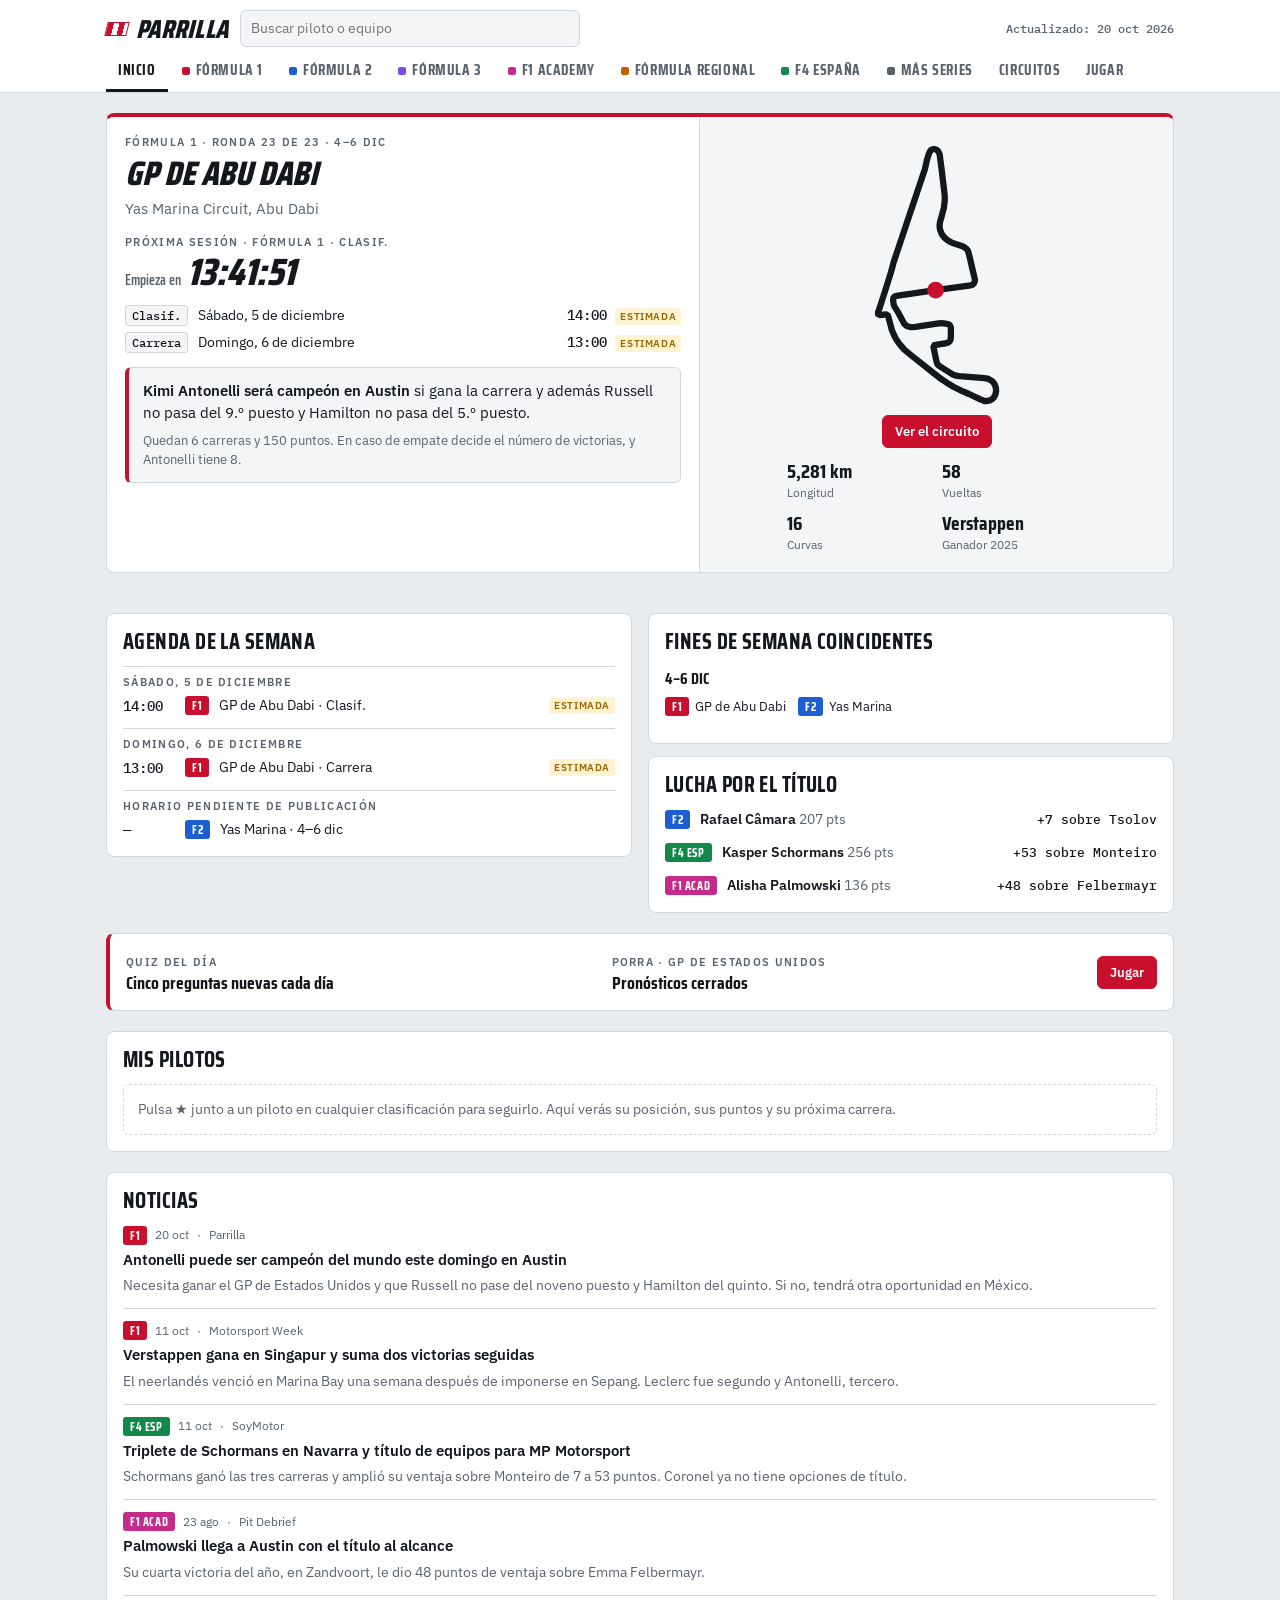
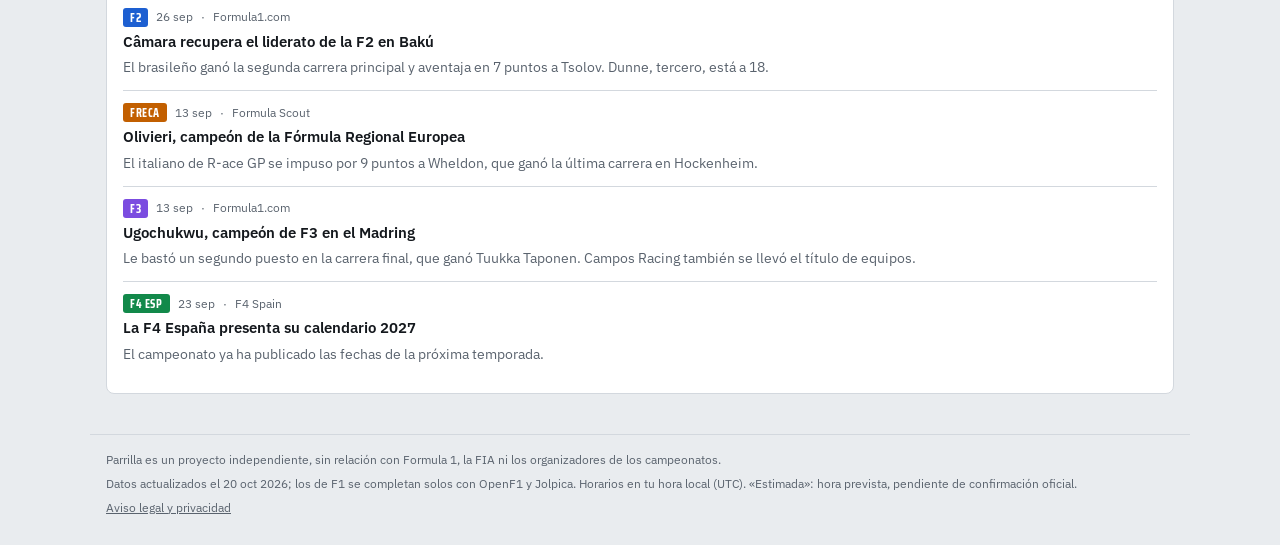
<file: parrilla-motor/index.html>
<!doctype html><html lang="es"><head><meta charset="utf-8"><meta name="viewport" content="width=device-width,initial-scale=1,viewport-fit=cover"><title>Parrilla Motor</title><meta name="description" content="Calendario, clasificaciones y circuitos de F1, F2, F3, F1 Academy, Fórmula Regional y F4 España, con los horarios en tu hora local."><meta name="theme-color" content="#ffffff" media="(prefers-color-scheme: light)"><meta name="theme-color" content="#171b21" media="(prefers-color-scheme: dark)"><link rel="manifest" href="manifest.webmanifest"><link rel="icon" href="icon.svg" type="image/svg+xml"><link rel="apple-touch-icon" href="icon-192.png"><meta name="apple-mobile-web-app-title" content="Parrilla"><meta name="mobile-web-app-capable" content="yes"><meta name="apple-mobile-web-app-capable" content="yes"><meta property="og:type" content="website"><meta property="og:title" content="Parrilla Motor"><meta property="og:description" content="De la F4 a la F1: calendario, clasificaciones, estadísticas de circuitos y quiz diario."><meta property="og:url" content="https://cubetajjr.github.io/mi-juego-3d/parrilla-motor/"><meta property="og:image" content="https://cubetajjr.github.io/mi-juego-3d/parrilla-motor/og.png"><meta name="twitter:card" content="summary_large_image"><style>:root{box-sizing:border-box;padding-top:env(safe-area-inset-top,0px);padding-bottom:env(safe-area-inset-bottom,0px)}html{scroll-padding-top:env(safe-area-inset-top,0px)}body{margin:0;padding:0}img{max-width:100%}[hidden]:not([hidden=until-found i]){display:none!important}</style>
<style>
@font-face{font-family:"Saira Condensed";font-weight:600;font-style:normal;font-display:swap;src:url([data-uri]) format("woff")}
@font-face{font-family:"Saira Condensed";font-weight:700;font-style:normal;font-display:swap;src:url([data-uri]) format("woff")}
@font-face{font-family:"Saira Condensed";font-weight:800;font-style:normal;font-display:swap;src:url([data-uri]) format("woff")}
@font-face{font-family:"IBM Plex Sans";font-weight:400;font-style:normal;font-display:swap;src:url([data-uri]) format("woff")}
@font-face{font-family:"IBM Plex Sans";font-weight:500;font-style:normal;font-display:swap;src:url([data-uri]) format("woff")}
@font-face{font-family:"IBM Plex Sans";font-weight:600;font-style:normal;font-display:swap;src:url([data-uri]) format("woff")}
@font-face{font-family:"IBM Plex Mono";font-weight:500;font-style:normal;font-display:swap;src:url([data-uri]) format("woff")}

/* Layout: pit-wall app — sticky header with series tabs; one content column (max 1100px); timing-screen tables; circuit traces as the only imagery */
:root{
  --bg:#e9ecef; --surface:#ffffff; --sunk:#f3f5f7; --ink:#14181d; --muted:#5a636e; --line:#d3d8de;
  --accent:#c8102e; --amber:#9a6500; --amber-bg:#fff3d1; --ok:#13804a; --track:#14181d;
  --f1:#c8102e; --f2:#1d5fd1; --f3:#7b4ce0; --f4:#12894a; --frec:#c25f00; --aca:#c42c8c; --oth:#56606b;
  --display:"Saira Condensed","Arial Narrow",Arial,sans-serif;
  --body:"IBM Plex Sans",system-ui,-apple-system,"Segoe UI",sans-serif;
  --mono:"IBM Plex Mono",ui-monospace,Menlo,Consolas,monospace;
}
@media (prefers-color-scheme:dark){:root:not([data-theme="light"]){
  --bg:#0f1216; --surface:#171b21; --sunk:#1d2229; --ink:#e8ebee; --muted:#9aa3ad; --line:#2b323b;
  --accent:#ff4b5c; --amber:#f2b705; --amber-bg:#2e2610; --ok:#3ccf7f; --track:#e8ebee;
  --f1:#ff4b5c; --f2:#5b93ff; --f3:#a98bff; --f4:#3ccf7f; --frec:#ff9a3c; --aca:#ff6bc6; --oth:#9aa3ad; color-scheme:dark}}
:root[data-theme="dark"]{
  --bg:#0f1216; --surface:#171b21; --sunk:#1d2229; --ink:#e8ebee; --muted:#9aa3ad; --line:#2b323b;
  --accent:#ff4b5c; --amber:#f2b705; --amber-bg:#2e2610; --ok:#3ccf7f; --track:#e8ebee;
  --f1:#ff4b5c; --f2:#5b93ff; --f3:#a98bff; --f4:#3ccf7f; --frec:#ff9a3c; --aca:#ff6bc6; --oth:#9aa3ad; color-scheme:dark}
*{box-sizing:border-box}
body{background:var(--bg);color:var(--ink);font:15px/1.5 var(--body);margin:0}
body::before{content:"";position:fixed;inset:0 0 auto;height:env(safe-area-inset-top,0px);z-index:10;background:var(--surface)}
a{color:inherit}
.wrap{max-width:1100px;margin:0 auto;padding-left:max(16px,env(safe-area-inset-left,0px));padding-right:max(16px,env(safe-area-inset-right,0px))}
header{position:sticky;top:env(safe-area-inset-top,0px);z-index:5;background:var(--surface);border-bottom:1px solid var(--line)}
.top{display:flex;align-items:center;gap:12px;padding-block:10px 6px;flex-wrap:wrap}
.brand{font:800 26px/1 var(--display);letter-spacing:.01em;text-transform:uppercase;font-style:italic;display:flex;align-items:center;gap:8px}
.brand i{display:inline-block;width:22px;height:14px;background:repeating-linear-gradient(90deg,var(--accent) 0 5.5px,var(--surface) 5.5px 11px);border:1px solid var(--accent);transform:skewX(-14deg)}
.stamp{margin-left:auto;font:500 12px var(--mono);color:var(--muted);white-space:nowrap}
@media (max-width:560px){.stamp{display:none}.search{max-width:none}td.team{max-width:130px;overflow:hidden;text-overflow:ellipsis}}
.search{flex:1 1 220px;max-width:340px;position:relative}
.search input{width:100%;font:inherit;font-size:14px;padding:7px 10px;border:1px solid var(--line);border-radius:6px;background:var(--sunk);color:var(--ink)}
.search input:focus{outline:2px solid var(--accent);outline-offset:1px}
.results{position:absolute;left:0;right:0;top:calc(100% + 4px);background:var(--surface);border:1px solid var(--line);border-radius:6px;box-shadow:0 8px 24px rgba(0,0,0,.18);max-height:340px;overflow:auto;z-index:20}
.results button{display:flex;width:100%;gap:8px;align-items:center;padding:8px 10px;border:0;background:none;color:var(--ink);font:inherit;font-size:14px;text-align:left;cursor:pointer}
.results button:hover,.results button:focus{background:var(--sunk);outline:none}
nav.tabs{display:flex;gap:2px;overflow-x:auto;scrollbar-width:none}
nav.tabs::-webkit-scrollbar{display:none}
nav.tabs.fr{-webkit-mask-image:linear-gradient(90deg,#000 calc(100% - 40px),transparent);mask-image:linear-gradient(90deg,#000 calc(100% - 40px),transparent)}
nav.tabs.fl{-webkit-mask-image:linear-gradient(90deg,transparent,#000 40px);mask-image:linear-gradient(90deg,transparent,#000 40px)}
nav.tabs.fl.fr{-webkit-mask-image:linear-gradient(90deg,transparent,#000 40px,#000 calc(100% - 40px),transparent);mask-image:linear-gradient(90deg,transparent,#000 40px,#000 calc(100% - 40px),transparent)}
.tab{flex:none;border:0;background:none;color:var(--muted);font:700 15px/1 var(--display);letter-spacing:.04em;text-transform:uppercase;padding:10px 12px 11px;cursor:pointer;border-bottom:3px solid transparent;display:flex;gap:6px;align-items:center}
.tab[aria-selected="true"]{color:var(--ink);border-bottom-color:var(--c,var(--accent))}
.tab:focus-visible,.subtab:focus-visible,button:focus-visible{outline:2px solid var(--accent);outline-offset:-2px}
.dot{width:8px;height:8px;border-radius:2px;background:var(--c);flex:none}
main{padding-block:20px 40px;display:grid;gap:20px}
h1,h2,h3{font-family:var(--display);text-wrap:balance;margin:0;line-height:1.1}
h1{font-size:34px;font-weight:800;text-transform:uppercase;font-style:italic}
h2{font-size:22px;font-weight:700;text-transform:uppercase;letter-spacing:.02em}
h3{font-size:18px;font-weight:700}
.eyebrow{font:600 11px var(--body);letter-spacing:.12em;text-transform:uppercase;color:var(--muted)}
.muted{color:var(--muted)}
.mono{font-family:var(--mono);font-variant-numeric:tabular-nums}
.panel{background:var(--surface);border:1px solid var(--line);border-radius:8px;padding:16px;min-width:0}
.sec{display:grid;gap:12px;min-width:0;align-content:start}
.grid2{display:grid;grid-template-columns:repeat(auto-fit,minmax(min(100%,430px),1fr));gap:16px;align-items:start}
.hdr{display:flex;justify-content:space-between;align-items:center;gap:10px;flex-wrap:wrap}
/* feature */
.feature{display:grid;grid-template-columns:minmax(0,1.25fr) minmax(0,1fr);gap:0;padding:0;overflow:hidden;border-top:4px solid var(--c)}
.feature .info{padding:18px;display:grid;gap:14px;align-content:start}
.feature .map{background:var(--sunk);border-left:1px solid var(--line);display:grid;place-items:center;padding:18px;min-height:240px}
@media (max-width:760px){.feature{grid-template-columns:1fr}.feature .map{border-left:0;border-top:1px solid var(--line);min-height:200px}}
.trace{width:100%;max-width:280px;height:auto;aspect-ratio:1}
.trace path{fill:none;stroke:var(--track);stroke-width:4.5;stroke-linejoin:round;stroke-linecap:round}
.trace .sf{fill:var(--c,var(--accent))}
.cd{font:800 38px/1 var(--display);font-variant-numeric:tabular-nums;font-style:italic;white-space:nowrap}
.cd small{font-size:14px;font-weight:600;color:var(--muted);margin-right:6px;font-style:normal}
@media (max-width:560px){.cd{font-size:30px}h1{font-size:28px}}
.kv{display:grid;grid-template-columns:repeat(auto-fit,minmax(110px,1fr));gap:10px}
.kv div{display:grid;gap:2px}
.kv b{font:700 20px/1.1 var(--display)}
.kv span{font-size:12px;color:var(--muted)}
.chip{display:inline-flex;align-items:center;gap:5px;font:700 12px/1 var(--display);letter-spacing:.05em;text-transform:uppercase;padding:4px 7px 3px;border-radius:3px;background:var(--c);color:#fff;white-space:nowrap}
.sess{font:500 12px var(--mono);padding:2px 6px;border:1px solid var(--line);border-radius:3px;background:var(--sunk);min-width:62px;text-align:center;display:inline-block}
.est{font:600 10px var(--body);letter-spacing:.06em;text-transform:uppercase;color:var(--amber);background:var(--amber-bg);padding:2px 5px;border-radius:3px;white-space:nowrap}
.sched{display:grid;gap:6px}
.sched div{display:grid;grid-template-columns:auto 1fr auto;gap:10px;align-items:center;font-size:14px}
.sched .t{font:500 14px var(--mono)}
/* title fight */
.callout{border:1px solid var(--line);border-left:4px solid var(--c);border-radius:6px;padding:12px 14px;background:var(--sunk);display:grid;gap:6px}
.callout p{margin:0}
.callout ul{margin:0;padding-left:18px;display:grid;gap:2px}
.bars{display:grid;gap:6px}
.bar{display:grid;grid-template-columns:minmax(0,130px) 1fr 48px;gap:10px;align-items:center;font-size:13px}
.bar .nm{overflow:hidden;text-overflow:ellipsis;white-space:nowrap;font-weight:600}
.bar .track{height:10px;background:var(--line);border-radius:2px;position:relative;overflow:hidden}
.bar .fill{position:absolute;inset:0 auto 0 0;background:var(--c);border-radius:2px}
.bar .v{font:500 12px var(--mono);text-align:right}
.bar.out{opacity:.45}
/* agenda */
.day{display:grid;gap:6px}
.day>.eyebrow{padding-top:8px;border-top:1px solid var(--line)}
.day:first-child>.eyebrow{border-top:0;padding-top:0}
.row{display:grid;grid-template-columns:52px auto minmax(0,1fr) auto;gap:10px;align-items:center;font-size:14px}
.row .t{font:500 14px var(--mono);font-variant-numeric:tabular-nums}
.row .nm{overflow:hidden;text-overflow:ellipsis;white-space:nowrap}
.row.past{opacity:.5}
.clash{margin:0;padding:0;display:grid}
.clash li{list-style:none;display:grid;gap:6px;padding:10px 0;border-top:1px solid var(--line)}
.clash li:first-child{border-top:0;padding-top:0}
.clash .when{font:700 16px var(--display);text-transform:uppercase}
.clash .items{display:flex;flex-wrap:wrap;gap:6px 12px;font-size:13px}
.clash .items span{display:flex;gap:6px;align-items:center}
/* tables */
.tbl{overflow-x:auto;min-width:0}
table{border-collapse:collapse;width:100%;font-size:14px;font-variant-numeric:tabular-nums}
th{font:600 11px var(--body);letter-spacing:.08em;text-transform:uppercase;color:var(--muted);text-align:left;padding:6px 8px;border-bottom:1px solid var(--line);white-space:nowrap}
td{padding:7px 8px;border-bottom:1px solid var(--line);white-space:nowrap;vertical-align:top}
tr:last-child td{border-bottom:0}
td.pos{font:700 16px var(--display);width:34px;color:var(--muted)}
tr.p1 td.pos{color:var(--c)}
td.pts{font:600 14px var(--mono);text-align:right}
td.gap{font:500 12px var(--mono);color:var(--muted);text-align:right}
th.r{text-align:right}
td.drv{font-weight:600}
td.team{color:var(--muted)}
.tc{display:inline-block;width:4px;height:14px;border-radius:1px;background:var(--tc,var(--line));margin-right:8px;vertical-align:-2px}
tr.fav td{background:var(--amber-bg)}
tr.hl td{background:var(--amber-bg)}
td.wrap{white-space:normal;min-width:180px}
.res-r{display:grid;gap:2px}
.res-r span{display:flex;gap:6px;align-items:baseline}
.res-r em{font:600 10px var(--body);letter-spacing:.06em;text-transform:uppercase;color:var(--muted);font-style:normal;min-width:62px}
.star{border:0;background:none;cursor:pointer;font-size:17px;line-height:1;color:var(--line);padding:2px 4px}
.star[aria-pressed="true"]{color:var(--amber)}
/* series header */
.hero{display:grid;gap:10px;border-top:4px solid var(--c);padding-top:14px}
.facts{display:flex;flex-wrap:wrap;gap:8px 26px;font-size:14px}
.facts div b{display:block;font:700 22px/1.1 var(--display)}
.subtabs{display:flex;gap:4px;border-bottom:1px solid var(--line);overflow-x:auto;scrollbar-width:none}
.subtab{border:0;background:none;color:var(--muted);font:600 14px var(--body);padding:8px 12px;border-bottom:2px solid transparent;cursor:pointer;white-space:nowrap}
.subtab[aria-selected="true"]{color:var(--ink);border-bottom-color:var(--c)}
.cal{display:grid}
.ev{display:grid;grid-template-columns:44px minmax(0,1fr) auto;gap:12px;align-items:start;padding:12px 0;border-top:1px solid var(--line)}
.ev:first-child{border-top:0;padding-top:0}
.ev .rd{font:800 20px/1 var(--display);color:var(--muted);font-style:italic}
.ev.next .rd{color:var(--c)}
.ev .when{font:500 13px var(--mono);color:var(--muted);text-align:right;white-space:nowrap;display:grid;gap:4px;justify-items:end}
.ev .ss{display:flex;flex-wrap:wrap;gap:6px 14px;margin-top:6px;font-size:13px}
.ev .ss span{display:flex;gap:6px;align-items:center}
.ev .meta{font-size:13px;color:var(--muted);margin-top:2px}
.ev .mini{width:56px;height:56px;margin-top:6px}
.ev .mini path{stroke-width:7}
.evbody{display:grid;grid-template-columns:minmax(0,1fr) auto;gap:10px}
.badge{font:600 10px var(--body);letter-spacing:.08em;text-transform:uppercase;padding:2px 6px;border-radius:3px;border:1px solid currentColor}
.news{display:grid}
.news article{padding:12px 0;border-top:1px solid var(--line);display:grid;gap:4px}
.news article:first-child{border-top:0;padding-top:0}
.news a{font-weight:600;text-decoration:none}
.news a:hover{text-decoration:underline}
.news .meta{display:flex;gap:8px;align-items:center;font-size:12px;color:var(--muted);flex-wrap:wrap}
.favs{display:grid;grid-template-columns:repeat(auto-fill,minmax(min(100%,230px),1fr));gap:10px}
.fav-card{border:1px solid var(--line);border-left:4px solid var(--c);border-radius:6px;padding:10px 12px;display:grid;gap:2px;background:var(--sunk)}
.fav-card .big{font:800 26px/1 var(--display);font-style:italic}
.empty{border:1px dashed var(--line);border-radius:6px;padding:14px;color:var(--muted);font-size:14px}
.links{display:flex;flex-wrap:wrap;gap:8px}
.links a{font-size:13px;font-weight:600;text-decoration:none;border:1px solid var(--line);border-radius:5px;padding:6px 10px;background:var(--surface)}
.links a:hover{border-color:var(--c,var(--accent))}
.seg{display:inline-flex;border:1px solid var(--line);border-radius:6px;overflow:hidden}
.seg button{border:0;background:none;color:var(--muted);font:600 13px var(--body);padding:6px 12px;cursor:pointer}
.seg button[aria-pressed="true"]{background:var(--ink);color:var(--surface)}
.series-list{display:grid;gap:0}
.series-list article{display:grid;gap:4px;padding:12px 0;border-top:1px solid var(--line)}
.series-list article:first-child{border-top:0;padding-top:0}
footer{border-top:1px solid var(--line);padding-block:16px 28px;font-size:12px;color:var(--muted);display:flex;gap:6px 18px;flex-wrap:wrap}
footer a{color:var(--muted)}
.legal p{margin:0;max-width:68ch}
.btn.primary{background:var(--accent);border-color:var(--accent);color:#fff}
.btn:disabled{opacity:.5;cursor:default}
.linkbtn{border:0;background:none;padding:0;color:var(--c,var(--accent));font:600 13px var(--body);cursor:pointer;text-decoration:underline;text-underline-offset:3px}
.chips-row{display:flex;gap:6px;flex-wrap:wrap}
.trk-pick{display:flex;gap:8px;align-items:center;max-width:460px;min-width:0;width:100%}
.trk-pick select{font:600 14px var(--body);padding:8px 10px;border:1px solid var(--line);border-radius:6px;background:var(--surface);color:var(--ink);max-width:100%;min-width:0;width:0;flex:1 1 auto}
.trk-pick .btn{width:38px;height:36px;padding:0;font-size:18px;flex:none}
.badge.live{color:var(--accent)}
.pill{border:1px solid var(--line);background:var(--surface);color:var(--ink);font:600 13px var(--body);padding:6px 12px;border-radius:999px;cursor:pointer}
.pill[aria-pressed="true"]{background:var(--ink);color:var(--surface);border-color:var(--ink)}
.promo{display:grid;grid-template-columns:1fr 1fr auto;gap:16px;align-items:center;border-left:4px solid var(--accent)}
.promo h3{font-size:18px;margin-top:2px}
@media (max-width:640px){.promo{grid-template-columns:1fr}}
/* circuitos */
.cgrid{display:grid;grid-template-columns:repeat(auto-fill,minmax(min(100%,250px),1fr));gap:10px}
.ccard{display:grid;grid-template-columns:76px minmax(0,1fr);gap:12px;align-items:center;text-align:left;border:1px solid var(--line);border-top:3px solid var(--line);border-radius:8px;background:var(--surface);color:var(--ink);font:inherit;padding:12px;cursor:pointer}
.ccard.up{border-top-color:var(--f1)}
.ccard:hover{border-color:var(--ink)}
.ccard .cbody{display:grid;gap:3px;min-width:0}
.ccard .cbody>b{font:700 17px/1.15 var(--display)}
.ccard .muted,.ccard .cw{font-size:12px}
.ctrace{width:76px;height:76px}.ctrace path{stroke-width:7}
.trace.big{max-width:340px}
.ranks{list-style:none;margin:0;padding:0;display:grid;gap:4px;font-size:14px}
.ranks li{display:flex;justify-content:space-between;border-bottom:1px dashed var(--line);padding-bottom:4px}
.qimg{width:100%;max-width:220px;justify-self:center;margin:4px auto 0;display:block}
/* quiz */
.qprog{display:flex;gap:4px}
.qprog i{flex:1;height:5px;border-radius:2px;background:var(--line)}
.qprog i.cur{background:var(--muted)}.qprog i.ok{background:var(--ok)}.qprog i.ko{background:var(--accent)}
.qq{font:700 22px/1.25 var(--display);margin:4px 0 0;text-wrap:balance}
.qopts{display:grid;gap:8px}
.qopt{border:1px solid var(--line);background:var(--sunk);color:var(--ink);font:500 15px var(--body);text-align:left;padding:11px 14px;border-radius:6px;cursor:pointer}
.qopt:hover:not(:disabled){border-color:var(--ink)}
.qopt:disabled{cursor:default}
.qopt.right{border-color:var(--ok);background:color-mix(in srgb,var(--ok) 14%,var(--surface))}
.qopt.wrong{border-color:var(--accent);background:color-mix(in srgb,var(--accent) 12%,var(--surface))}
.qfb{font-size:14px;padding:10px 12px;border-radius:6px;background:var(--sunk);border-left:4px solid var(--ok);margin-bottom:10px}
.qfb.ko{border-left-color:var(--accent)}
@media (prefers-reduced-motion:no-preference){.qopt.right{animation:pop .28s ease-out}.qopt.wrong{animation:nudge .3s ease-out}}
@keyframes pop{0%{transform:scale(1)}45%{transform:scale(1.025)}100%{transform:scale(1)}}
@keyframes nudge{0%,100%{transform:translateX(0)}30%{transform:translateX(-4px)}60%{transform:translateX(3px)}}
.qscore{display:flex;align-items:center;gap:16px}
.qscore b{font:800 56px/1 var(--display);font-style:italic}
.qscore b span{font-size:24px;color:var(--muted)}
.qprog.big{flex:1}.qprog.big i{height:10px}
.qrev{margin:8px 0 0;padding-left:18px;display:grid;gap:8px;font-size:14px}
.okc{color:var(--ok);font-weight:600}.koc{color:var(--accent);font-weight:600}
details summary{cursor:pointer;font-weight:600;font-size:14px}
.sharebox{width:100%;font:13px var(--mono);margin-top:6px;background:var(--sunk);color:var(--ink);border:1px solid var(--line);border-radius:4px}
.pform{display:grid;grid-template-columns:1fr 1fr;gap:10px}
.pform .hdr{grid-column:1/-1}
.pfield{display:grid;gap:4px;font-size:12px;color:var(--muted);font-weight:600;text-transform:uppercase;letter-spacing:.06em}
.pfield select{font:500 14px var(--body);text-transform:none;letter-spacing:0;padding:8px;border:1px solid var(--line);border-radius:6px;background:var(--sunk);color:var(--ink)}
@media (max-width:420px){.pform{grid-template-columns:1fr}}
.prules{list-style:none;margin:8px 0 0;padding:0;display:grid;gap:4px;font-size:14px}
.prules li{display:flex;justify-content:space-between;border-bottom:1px dashed var(--line);padding-bottom:4px}
.legal h2{font-size:18px;margin-top:8px}
.btn{font:600 13px var(--body);padding:7px 12px;border:1px solid var(--line);border-radius:6px;background:var(--sunk);color:var(--ink);cursor:pointer}
/* datos en vivo */
.live-dot{width:8px;height:8px;border-radius:50%;background:var(--accent);display:inline-block;flex:none}
.live-dot.ok{background:var(--ok)}
@media (prefers-reduced-motion:no-preference){.live-dot.on{animation:pulse 1.4s ease-in-out infinite}}
@keyframes pulse{0%,100%{box-shadow:0 0 0 0 color-mix(in srgb,var(--accent) 60%,transparent)}60%{box-shadow:0 0 0 6px transparent}}
.stamp{display:flex;align-items:center;gap:6px}
@media (max-width:560px){.stamp:not(.on){display:none}}
.lb{font:700 10px/1 var(--body);letter-spacing:.08em;text-transform:uppercase;color:var(--accent);display:inline-flex;gap:5px;align-items:center;white-space:nowrap}
.sp1{font-weight:600;white-space:nowrap}
.spills{display:flex;gap:6px;overflow-x:auto;scrollbar-width:none;padding-bottom:2px}
.spills::-webkit-scrollbar{display:none}
.spill{flex:none;display:inline-flex;gap:6px;align-items:center;border:1px solid var(--line);background:var(--sunk);color:var(--ink);font:600 13px var(--body);padding:6px 11px;border-radius:999px;cursor:pointer}
.spill .st{font:500 11px var(--mono);color:var(--muted)}
.spill[aria-pressed="true"]{background:var(--ink);color:var(--surface);border-color:var(--ink)}
.spill[aria-pressed="true"] .st{color:inherit;opacity:.75}
.livebox{display:grid;gap:8px;border:1px solid var(--line);border-left:4px solid var(--c,var(--accent));border-radius:6px;padding:14px;background:var(--sunk)}
.livebox p{margin:0}
.livebox .big{font:800 30px/1 var(--display);font-style:italic;font-variant-numeric:tabular-nums}
.wx{display:flex;flex-wrap:wrap;gap:6px 20px;font-size:12px;color:var(--muted)}
.wx b{display:block;font:600 15px var(--mono);color:var(--ink)}
.hubgrid{display:grid;grid-template-columns:repeat(auto-fit,minmax(min(100%,340px),1fr));gap:20px;align-items:start}
td.tm{font:500 13px var(--mono);text-align:right}
td.ph{font:600 11px var(--body);color:var(--muted);letter-spacing:.06em}
.drv small{display:block;font-weight:400;font-size:12px;color:var(--muted)}
.tyres{display:grid;gap:5px}
.ty{display:grid;grid-template-columns:38px minmax(0,1fr) 20px;gap:8px;align-items:center;font:500 12px var(--mono)}
.ty .lane{position:relative;height:14px;background:var(--sunk);border-radius:3px}
.ty .sg{position:absolute;top:0;bottom:0;border-radius:3px;border:1px solid var(--surface);font:700 9px/12px var(--mono);text-align:center;overflow:hidden;color:#14181d}
.ty .np{color:var(--muted);text-align:right}
.cmp{display:inline-block;width:10px;height:10px;border-radius:50%;vertical-align:-1px;margin-right:4px}
.cmp-S{background:#e8002d;color:#fff!important}.cmp-M{background:#ffd12e}.cmp-H{background:#f2f2ee;box-shadow:inset 0 0 0 1px #9aa0a6}.cmp-I{background:#43b047;color:#fff!important}.cmp-W{background:#2f6ee5;color:#fff!important}.cmp-U{background:#9aa3ad}
.legend{display:flex;flex-wrap:wrap;gap:4px 14px;font-size:12px;color:var(--muted)}
.rc{list-style:none;margin:0;padding:0;display:grid;gap:8px;font-size:13px}
.rc li{display:grid;grid-template-columns:34px auto minmax(0,1fr);gap:8px;align-items:baseline}
.rc .lap{font:500 12px var(--mono);color:var(--muted)}
.flag{font:700 10px/1 var(--body);letter-spacing:.06em;text-transform:uppercase;padding:3px 6px;border-radius:3px;white-space:nowrap;border:1px solid var(--line)}
.flag.sc{background:var(--amber-bg);color:var(--amber);border-color:transparent}
.flag.red{background:var(--accent);color:#fff;border-color:transparent}
.flag.chq{background:var(--ink);color:var(--surface);border-color:transparent}
.tw-ctl{display:flex;gap:10px;align-items:center;flex-wrap:wrap}
.tw-ctl input[type=range]{flex:1 1 160px;min-width:0;accent-color:var(--accent)}
.tw-play{width:42px;height:34px;padding:0;font-size:15px}
.tw-st{display:flex;gap:8px;align-items:center;flex-wrap:wrap;font:700 16px var(--display);text-transform:uppercase;letter-spacing:.03em;min-height:22px}
.tw-st .muted{font:500 12px var(--mono);text-transform:none;letter-spacing:0}
.twt td,.twt th{padding:6px 6px}
.twt td.drv{font:600 14px var(--mono)}
.twt td.drv small{display:inline;margin-left:6px;font:400 12px var(--body)}
.mv{font:600 10px var(--mono);margin-left:3px;vertical-align:1px}.mv.up{color:var(--ok)}.mv.dn{color:var(--accent)}
td.lc-o{color:#9b4dff;font-weight:600}td.lc-p{color:var(--ok);font-weight:600}
.boxb{font:700 9px/1 var(--body);letter-spacing:.06em;background:var(--ink);color:var(--surface);padding:2px 4px;border-radius:2px;margin-left:6px;vertical-align:2px}
@media (max-width:560px){.hide-s{display:none}.twt td.drv small{display:none}}
.callout.champ{border-left-color:#c9a227;background:color-mix(in srgb,#c9a227 14%,var(--surface))}
.callout.champ b{font:800 20px/1.15 var(--display);font-style:italic;text-transform:uppercase;display:block}
</style>

</head><body>
<header>
  <div class="wrap">
    <div class="top">
      <div class="brand"><i aria-hidden="true"></i>Parrilla</div>
      <div class="search">
        <input id="q" type="search" placeholder="Buscar piloto o equipo" aria-label="Buscar piloto o equipo" autocomplete="off">
        <div class="results" id="qres" hidden></div>
      </div>
      <div class="stamp" id="stamp"></div>
    </div>
    <nav class="tabs" id="tabs" role="tablist" aria-label="Categorías"></nav>
  </div>
</header>
<main class="wrap" id="main"></main>
<footer class="wrap" id="foot"></footer>

<script>
const UPDATED = "20 oct 2026";
const TZ = (()=>{try{return Intl.DateTimeFormat().resolvedOptions().timeZone||"Europe/Madrid"}catch(e){return "Europe/Madrid"}})();
const TZ_LABEL = TZ==="Europe/Madrid"?"hora peninsular española":"tu hora local ("+TZ.split("/").pop().replace(/_/g," ")+")";
const TRACKS = {"au-1953":{"d":"M84.6,142.9 L75.6,133.9 L62.1,120.2 L61.3,119.4 L61.0,118.3 L61.7,116.3 L62.5,114.9 L63.0,113.2 L63.2,111.1 L63.3,109.6 L62.8,106.5 L62.2,105.0 L61.3,103.4 L60.2,102.1 L57.8,99.7 L55.0,97.1 L51.0,93.3 L46.1,88.1 L44.2,86.0 L39.0,79.4 L36.4,76.0 L33.7,71.8 L28.6,62.8 L27.3,60.3 L26.6,58.4 L27.1,56.6 L28.2,56.1 L31.8,55.4 L38.7,54.0 L40.0,53.4 L40.8,51.4 L40.9,49.9 L40.4,36.5 L40.3,31.6 L41.8,29.5 L43.2,28.5 L53.4,21.1 L55.6,19.8 L66.1,15.5 L70.1,14.1 L73.7,11.9 L76.4,10.2 L77.7,10.0 L79.5,10.5 L80.7,11.9 L82.2,13.2 L84.1,14.6 L86.6,15.5 L89.9,15.9 L92.8,16.1 L95.3,16.4 L98.1,17.4 L100.5,18.6 L103.2,20.6 L105.0,22.2 L106.8,24.6 L108.5,27.5 L109.5,30.5 L110.1,32.8 L110.4,34.7 L112.8,48.2 L112.9,49.9 L112.6,51.9 L111.9,54.0 L111.2,55.8 L109.8,57.7 L108.5,59.3 L107.1,61.2 L106.4,62.6 L105.8,64.1 L105.3,65.9 L102.5,80.7 L102.3,82.5 L102.2,84.7 L102.2,86.6 L102.4,90.2 L102.8,93.0 L103.5,96.2 L104.5,99.2 L105.7,101.9 L106.9,104.3 L109.1,107.6 L110.5,109.7 L113.3,112.7 L122.6,121.0 L124.1,122.2 L125.5,122.9 L126.5,123.4 L128.5,124.0 L130.4,124.2 L132.7,124.1 L134.7,124.1 L136.8,124.0 L138.5,124.0 L139.9,124.4 L141.4,125.1 L142.4,125.7 L144.2,127.3 L154.5,136.0 L158.3,139.2 L160.2,141.5 L161.6,143.1 L163.1,145.5 L164.6,149.1 L166.2,153.6 L170.3,167.7 L172.7,176.6 L173.2,179.1 L173.4,180.4 L172.8,181.5 L170.9,182.2 L161.7,185.9 L152.3,189.7 L150.3,190.0 L148.9,189.9 L147.4,189.3 L145.9,188.3 L145.0,187.5 L144.2,186.1 L138.6,175.8 L135.2,170.3 L134.7,169.6 L133.8,169.0 L132.4,169.3 L126.3,176.2 L125.5,177.0 L124.6,177.5 L123.4,178.0 L121.5,178.2 L120.4,178.0 L118.9,177.5 L117.8,176.7 L84.6,142.9"},"cn-2004":{"d":"M57.7,162.4 L44.2,165.8 L41.7,166.1 L38.8,166.1 L36.1,165.2 L34.3,164.4 L31.9,162.9 L30.2,161.3 L28.8,159.6 L27.8,157.5 L27.0,155.4 L26.9,153.2 L27.0,150.6 L27.3,148.7 L27.9,146.9 L29.0,145.2 L30.5,143.9 L33.8,142.4 L36.9,142.4 L39.2,143.3 L40.2,144.4 L40.9,145.6 L41.0,147.2 L40.5,149.5 L39.5,152.9 L39.2,154.4 L39.8,155.9 L41.2,157.4 L43.6,158.3 L46.3,157.8 L47.7,156.9 L48.6,155.3 L49.4,153.8 L50.2,151.7 L50.7,149.4 L50.9,146.8 L50.5,144.6 L49.1,142.1 L48.2,140.6 L45.5,137.2 L38.2,129.5 L32.6,122.1 L28.0,117.1 L22.2,110.6 L20.4,107.5 L19.6,105.3 L13.6,87.8 L11.7,82.5 L10.1,77.4 L10.0,76.1 L10.7,75.0 L12.2,74.4 L14.8,74.9 L17.4,76.6 L19.7,78.5 L21.9,80.8 L25.0,84.1 L27.8,88.1 L32.6,96.5 L39.0,107.8 L41.1,111.0 L43.1,113.4 L45.4,115.7 L48.2,117.1 L51.1,118.2 L54.0,118.8 L57.5,118.8 L60.6,118.2 L63.5,117.1 L66.5,115.3 L69.3,113.0 L71.5,110.4 L73.9,105.2 L77.6,97.3 L79.2,95.0 L80.9,93.3 L82.9,92.1 L86.0,90.8 L88.9,90.6 L91.4,90.8 L93.6,91.6 L95.6,92.9 L97.0,94.1 L98.2,95.5 L104.3,107.4 L105.8,109.0 L107.6,109.5 L109.4,109.2 L110.9,108.6 L117.1,100.5 L117.9,98.9 L117.9,97.4 L117.4,95.9 L102.4,70.5 L93.1,55.4 L82.9,38.5 L81.5,38.0 L80.0,38.4 L78.7,39.6 L77.2,41.3 L75.7,43.2 L74.3,44.1 L72.5,44.7 L70.7,44.3 L68.9,42.7 L66.7,40.3 L65.7,38.4 L65.0,36.6 L64.7,34.0 L64.8,31.6 L65.3,29.3 L66.0,27.2 L68.0,24.6 L69.9,23.1 L72.5,21.9 L75.3,21.3 L77.6,21.1 L80.3,21.2 L83.8,22.1 L86.2,23.1 L88.6,24.4 L91.9,27.5 L94.8,31.6 L126.1,79.6 L145.7,109.2 L155.9,124.6 L164.8,138.5 L176.6,156.2 L189.3,174.7 L190.0,176.3 L189.9,177.8 L188.8,178.9 L187.1,178.8 L183.6,177.1 L181.5,175.6 L179.2,173.9 L155.0,140.9 L153.9,140.2 L151.9,140.1 L121.6,147.3 L57.7,162.4"},"jp-1962":{"d":"M163.7,103.3 L174.8,116.6 L187.8,132.6 L189.0,134.2 L189.7,136.0 L190.0,137.6 L190.0,139.1 L189.8,140.3 L188.3,145.0 L187.5,146.2 L186.5,147.2 L185.6,147.7 L184.0,148.1 L182.6,148.0 L181.0,147.5 L179.5,146.3 L178.0,144.0 L170.4,132.3 L168.9,131.0 L167.7,130.6 L165.8,130.3 L161.8,130.3 L159.8,129.7 L158.4,128.7 L157.4,127.4 L156.9,126.2 L155.1,119.4 L154.3,117.7 L153.2,116.2 L151.8,115.2 L150.0,114.3 L148.2,114.0 L143.6,113.9 L141.5,113.5 L140.1,112.8 L138.5,111.7 L137.4,110.0 L136.8,108.4 L136.5,106.8 L136.5,105.3 L136.8,104.1 L139.0,97.9 L139.4,96.6 L139.4,95.0 L139.2,93.9 L138.6,92.3 L137.7,91.0 L136.0,89.8 L133.9,88.6 L131.5,87.4 L129.3,86.5 L127.7,86.1 L125.4,85.7 L122.9,85.7 L120.9,85.7 L119.2,86.2 L117.8,86.8 L115.7,87.7 L113.4,88.9 L110.9,91.0 L108.9,93.2 L100.4,103.4 L98.6,104.3 L86.3,105.4 L84.6,104.8 L84.3,103.8 L82.3,95.3 L79.8,80.8 L79.3,78.1 L79.2,76.8 L79.3,75.4 L79.6,73.9 L80.2,72.4 L80.8,71.0 L82.8,66.4 L82.8,65.1 L81.8,64.0 L80.4,63.8 L79.5,64.4 L78.9,65.4 L76.0,70.4 L73.6,74.2 L72.1,76.4 L70.8,77.9 L69.7,78.8 L67.8,80.3 L65.8,81.4 L63.7,82.0 L60.1,82.5 L56.7,82.7 L54.1,82.5 L51.0,81.8 L47.7,80.9 L43.9,79.5 L41.5,78.4 L39.4,77.1 L37.5,75.7 L35.5,73.8 L33.4,71.5 L32.0,69.5 L30.7,67.3 L27.7,59.1 L26.0,55.5 L25.2,54.0 L24.0,53.0 L22.5,52.3 L20.8,51.9 L18.6,52.0 L16.6,52.3 L14.7,52.7 L12.8,53.5 L11.3,54.7 L10.4,56.2 L10.0,57.6 L10.1,59.4 L10.5,60.8 L11.1,62.2 L12.2,63.3 L14.3,65.3 L16.8,67.4 L19.4,69.7 L22.6,72.1 L26.2,74.6 L30.0,76.9 L34.2,78.9 L37.9,80.8 L41.8,82.3 L48.1,84.5 L54.9,87.2 L63.3,90.1 L71.5,92.7 L77.3,94.7 L84.6,97.5 L86.3,97.9 L88.0,98.0 L89.8,97.6 L91.5,97.2 L94.7,96.0 L97.5,94.5 L99.9,93.0 L102.4,91.1 L107.1,86.7 L113.5,80.8 L115.3,79.3 L116.5,78.4 L117.7,77.6 L119.0,77.1 L121.0,78.6 L122.0,79.5 L122.9,79.8 L124.6,79.0 L126.1,77.6 L127.9,76.3 L129.8,75.5 L132.2,75.3 L134.4,75.4 L136.7,75.9 L139.0,76.8 L141.0,77.8 L143.5,79.5 L145.7,81.5 L148.0,84.1 L163.7,103.3"},"my-1999":{"d":"M62.7,106.0 L16.2,109.8 L14.1,109.7 L12.1,108.7 L10.8,107.3 L10.1,105.4 L10.0,103.3 L10.8,101.0 L12.6,99.3 L15.0,98.6 L17.9,99.1 L23.2,101.0 L25.0,100.7 L26.5,99.3 L27.0,97.4 L26.5,95.1 L24.9,92.7 L21.3,88.2 L19.7,85.5 L18.7,82.3 L18.3,79.1 L18.3,75.4 L19.1,66.4 L20.5,62.2 L22.8,57.9 L25.0,55.1 L28.5,52.0 L32.1,49.6 L35.9,48.2 L57.2,41.3 L73.1,35.0 L83.8,30.4 L90.6,27.2 L93.0,26.3 L94.8,26.3 L96.3,27.3 L96.9,29.2 L99.8,45.8 L101.6,54.3 L104.2,64.6 L106.0,68.6 L108.1,71.5 L111.7,74.3 L115.3,76.2 L118.8,77.1 L122.3,77.2 L126.2,76.6 L130.2,75.1 L133.1,73.0 L138.7,67.0 L141.4,65.4 L145.7,63.9 L149.4,63.8 L153.0,64.3 L155.9,65.5 L158.6,67.6 L189.8,103.2 L190.0,105.0 L189.3,107.0 L184.0,118.9 L182.4,120.0 L180.5,120.5 L151.9,122.1 L125.1,125.3 L110.4,127.7 L109.0,128.8 L108.6,130.7 L109.8,132.8 L120.3,138.6 L122.6,140.9 L124.2,144.3 L125.0,147.9 L124.9,153.0 L124.2,157.2 L123.2,161.4 L120.7,166.7 L117.0,172.1 L114.9,173.4 L113.0,173.7 L110.8,173.3 L109.0,172.2 L76.2,145.2 L73.9,144.3 L71.0,144.2 L67.8,145.0 L55.8,151.1 L52.6,152.1 L48.8,152.6 L45.5,152.6 L39.3,151.5 L35.1,149.7 L32.4,147.5 L28.7,142.7 L27.4,139.1 L27.2,136.9 L28.7,134.4 L32.0,133.0 L161.9,109.1 L163.8,107.5 L165.1,104.4 L164.5,101.7 L162.1,99.3 L158.2,98.7 L62.7,106.0"},"us-2022":{"d":"M98.8,84.2 L123.4,99.5 L123.8,100.7 L122.9,103.1 L117.7,107.0 L116.1,108.8 L115.5,111.9 L116.1,115.3 L115.6,119.5 L114.3,122.1 L109.5,125.9 L104.1,127.8 L100.6,128.6 L95.5,128.7 L91.4,127.9 L86.6,125.8 L62.5,111.3 L59.0,109.2 L57.3,108.9 L55.2,108.8 L53.2,109.0 L50.6,109.9 L48.4,111.1 L46.2,112.9 L43.9,114.4 L40.8,114.9 L38.1,114.7 L35.1,113.3 L32.4,110.8 L29.8,108.3 L27.0,106.9 L24.1,106.3 L20.6,106.9 L17.4,107.9 L14.7,109.2 L12.6,111.1 L10.7,114.0 L10.0,117.2 L10.1,119.9 L10.7,121.7 L11.6,122.9 L13.6,124.0 L16.0,124.0 L19.0,123.3 L22.2,123.3 L29.0,124.8 L41.5,127.3 L54.3,126.9 L74.0,126.1 L79.4,127.8 L86.1,130.2 L91.5,132.1 L98.8,134.4 L106.3,135.7 L113.9,135.8 L121.9,134.5 L129.2,131.9 L145.8,125.9 L155.4,122.2 L160.1,120.1 L172.0,113.8 L178.4,109.7 L179.7,108.0 L179.2,106.5 L178.1,105.4 L175.1,103.6 L173.1,102.1 L172.0,99.9 L171.7,97.5 L172.4,94.7 L174.0,93.1 L175.8,92.4 L181.3,92.7 L184.1,92.3 L185.3,91.5 L187.1,89.7 L190.0,84.6 L189.8,83.5 L188.4,82.9 L187.2,82.0 L187.1,80.1 L189.4,72.7 L189.2,71.5 L188.2,70.7 L182.4,70.1 L99.7,67.2 L33.8,64.2 L31.8,64.7 L31.4,66.2 L32.1,68.1 L34.4,70.2 L37.9,72.9 L41.7,74.9 L44.9,75.7 L47.6,75.5 L51.0,74.3 L58.8,70.6 L63.2,69.4 L68.6,68.9 L73.9,69.7 L78.9,71.8 L98.8,84.2"},"ca-1978":{"d":"M119.7,140.3 L122.0,150.6 L123.6,158.2 L124.5,163.8 L124.6,168.4 L123.2,180.8 L123.5,182.3 L124.5,183.3 L128.2,184.9 L128.9,185.4 L129.2,186.5 L128.6,188.7 L127.6,189.5 L126.3,190.0 L124.7,190.0 L122.9,189.6 L118.5,188.4 L115.6,187.4 L112.8,185.9 L110.1,184.1 L103.9,178.8 L100.2,175.3 L99.5,174.3 L99.4,172.5 L100.0,170.5 L100.3,169.3 L100.1,168.3 L99.7,167.5 L92.6,158.8 L91.4,157.8 L89.0,156.1 L87.6,154.9 L86.0,152.8 L85.1,150.6 L84.5,148.4 L84.3,146.5 L84.4,133.1 L83.9,131.1 L83.0,130.4 L81.5,130.1 L79.5,130.5 L78.3,130.7 L76.9,130.3 L75.7,129.5 L74.8,128.7 L74.0,127.6 L73.5,126.7 L72.9,124.8 L72.3,122.5 L71.7,119.7 L71.6,117.3 L70.8,107.0 L70.8,101.4 L71.0,96.9 L71.4,92.0 L71.9,88.1 L72.4,85.1 L76.0,70.4 L76.7,69.1 L77.5,68.5 L79.8,68.2 L80.8,67.9 L81.8,67.3 L82.9,66.2 L83.7,64.8 L84.5,63.0 L88.0,48.4 L89.5,40.5 L89.9,34.9 L90.2,29.2 L90.1,27.3 L89.9,25.4 L87.3,12.4 L87.3,10.9 L87.9,10.2 L89.0,10.0 L90.3,10.8 L90.8,14.2 L91.2,18.7 L91.4,20.1 L91.9,21.8 L93.8,25.7 L95.5,29.1 L104.1,51.2 L105.1,54.0 L117.7,114.5 L118.2,117.1 L117.5,118.5 L116.5,118.9 L115.9,119.6 L115.7,121.2 L118.0,131.7 L119.7,140.3"},"mc-1929":{"d":"M120.8,45.2 L120.5,43.3 L120.9,41.7 L122.0,39.4 L123.0,37.8 L126.2,33.8 L142.2,12.0 L143.3,10.5 L144.9,10.0 L146.9,10.6 L148.3,11.7 L149.4,13.5 L149.6,15.6 L149.6,17.3 L149.8,18.6 L150.6,20.3 L151.6,21.5 L153.4,24.1 L154.6,26.3 L155.1,27.7 L155.7,28.5 L157.8,28.4 L158.6,27.5 L158.8,26.3 L158.3,25.3 L156.9,24.2 L152.7,18.9 L152.1,17.7 L152.1,16.4 L152.4,15.5 L152.9,14.6 L154.8,13.6 L157.9,12.8 L159.5,12.2 L161.2,11.5 L163.5,10.7 L166.1,10.5 L167.5,11.2 L168.0,13.3 L167.5,25.5 L165.6,38.1 L163.6,46.2 L161.5,51.9 L157.7,58.4 L153.4,63.9 L147.2,70.8 L138.2,76.2 L132.9,78.8 L122.7,83.6 L115.8,86.0 L105.6,88.4 L99.0,89.4 L95.5,90.1 L95.0,91.1 L94.7,93.0 L94.3,94.0 L92.8,94.5 L90.7,94.9 L88.4,93.6 L87.1,93.5 L68.8,95.9 L59.7,97.2 L51.3,98.5 L49.0,98.9 L47.4,99.2 L46.3,100.3 L44.6,103.8 L43.1,107.1 L41.9,110.5 L41.4,112.9 L40.8,117.0 L40.8,124.1 L40.9,125.9 L41.4,127.1 L42.4,128.3 L44.7,130.0 L46.3,131.4 L46.9,132.9 L47.2,135.1 L49.8,150.2 L50.5,152.9 L50.6,154.9 L50.0,155.8 L48.5,156.8 L47.0,157.5 L46.7,158.6 L47.0,160.7 L48.7,165.6 L50.2,169.3 L51.7,172.3 L54.4,176.1 L57.8,179.5 L60.2,180.9 L63.0,182.2 L64.4,182.8 L65.1,183.6 L65.9,186.0 L65.5,187.3 L64.3,188.0 L58.7,189.5 L55.6,190.0 L53.6,190.0 L51.8,189.7 L50.6,188.9 L49.9,188.1 L49.9,186.5 L49.6,185.1 L49.1,183.4 L46.0,179.6 L43.7,175.9 L41.9,173.2 L40.0,167.9 L35.8,153.4 L34.7,148.7 L33.9,143.7 L32.9,136.4 L32.0,126.8 L32.0,120.6 L32.3,115.9 L32.8,110.9 L33.7,107.5 L34.8,104.4 L35.3,102.5 L35.5,100.9 L35.4,98.3 L35.4,96.8 L35.9,95.8 L37.2,95.2 L40.3,94.5 L43.1,94.3 L47.0,93.9 L52.4,93.2 L57.1,92.3 L69.2,88.8 L76.0,86.9 L82.2,85.9 L86.4,85.6 L89.7,84.4 L99.3,79.8 L103.5,78.1 L109.7,76.7 L114.8,76.0 L119.7,75.2 L122.4,74.2 L125.8,72.1 L128.7,69.1 L130.3,66.6 L131.0,63.9 L130.9,61.1 L130.4,58.5 L129.4,55.6 L128.0,52.8 L125.8,51.1 L123.8,49.2 L122.7,48.3 L121.8,47.3 L120.8,45.2"},"es-1991":{"d":"M142.3,90.4 L123.3,120.6 L112.7,137.6 L101.8,154.9 L90.3,173.3 L86.4,179.5 L85.2,180.9 L84.0,181.9 L83.1,182.3 L81.3,182.6 L79.8,182.5 L78.6,182.1 L77.5,181.5 L73.5,179.0 L72.3,178.4 L70.0,178.0 L68.2,178.0 L65.6,178.5 L64.2,179.4 L53.2,187.6 L51.7,188.4 L50.1,189.0 L48.0,189.7 L46.0,190.0 L44.2,190.0 L42.3,189.9 L40.2,189.6 L38.1,189.0 L35.7,187.7 L34.4,186.8 L33.2,185.8 L32.2,184.8 L29.4,181.1 L28.0,178.3 L27.0,175.1 L26.7,172.9 L26.5,170.2 L26.5,167.4 L27.0,164.4 L28.2,159.7 L29.5,155.9 L30.9,152.9 L32.4,150.5 L51.4,120.2 L52.6,119.2 L54.1,118.2 L57.1,117.5 L59.0,117.7 L60.5,118.2 L62.3,119.2 L64.3,120.8 L65.6,122.2 L67.1,125.3 L67.6,127.6 L67.8,131.2 L67.7,133.3 L67.1,135.8 L66.1,138.1 L64.2,141.8 L50.3,163.4 L50.0,164.9 L49.9,166.1 L50.3,167.7 L50.9,168.7 L51.6,169.6 L52.7,170.4 L54.1,170.9 L55.2,171.1 L56.9,170.7 L78.5,161.0 L81.4,159.2 L84.2,157.0 L87.1,154.3 L89.2,151.8 L97.4,138.8 L98.3,136.9 L98.7,135.5 L98.4,133.4 L97.3,131.5 L95.7,130.0 L91.9,127.7 L89.8,126.1 L88.7,124.8 L87.6,123.2 L87.0,122.1 L81.8,109.7 L75.9,95.7 L75.4,93.3 L75.4,90.8 L75.6,88.9 L76.0,87.1 L77.2,85.0 L78.1,83.6 L80.0,81.5 L81.9,80.0 L148.0,46.1 L150.4,44.7 L151.6,43.4 L152.2,42.2 L152.3,40.7 L151.8,39.0 L151.1,37.7 L149.9,36.6 L148.3,35.4 L145.7,34.2 L144.0,33.8 L141.8,33.5 L139.8,33.4 L137.9,33.5 L135.8,34.1 L132.8,35.5 L130.8,36.7 L127.9,39.2 L125.1,41.2 L123.2,42.1 L120.2,42.3 L118.4,41.9 L116.3,40.8 L114.6,39.4 L113.5,37.7 L112.7,35.8 L112.4,33.8 L112.9,30.1 L114.0,28.1 L115.6,26.5 L131.4,13.6 L132.9,12.2 L134.9,11.1 L136.7,10.5 L139.2,10.1 L141.6,10.0 L143.8,10.5 L145.7,11.2 L149.4,13.6 L153.6,16.3 L157.1,18.8 L159.5,20.1 L167.3,25.1 L169.2,26.4 L170.4,27.7 L171.5,29.2 L172.4,30.8 L173.1,33.1 L173.5,35.2 L173.5,38.2 L173.1,40.9 L170.9,45.2 L142.3,90.4"},"at-1969":{"d":"M130.0,145.0 L117.6,148.3 L86.9,156.6 L84.7,156.8 L83.3,155.5 L81.0,150.9 L73.4,140.7 L65.3,129.1 L58.8,118.9 L53.0,108.8 L43.4,87.9 L40.8,82.3 L36.7,75.8 L30.5,68.2 L20.2,57.8 L10.6,48.2 L10.0,46.9 L10.1,45.5 L11.2,44.9 L13.7,44.4 L21.5,43.5 L29.3,43.2 L37.4,43.3 L45.2,44.0 L54.1,45.5 L81.4,50.8 L93.9,52.4 L120.8,53.5 L123.0,54.3 L124.3,55.8 L124.8,57.5 L124.7,59.2 L124.0,60.8 L121.3,64.7 L119.2,67.3 L115.3,70.7 L111.0,73.1 L105.7,74.8 L100.1,75.7 L94.2,75.3 L71.2,71.6 L68.2,72.0 L65.7,72.9 L63.5,74.4 L61.5,76.5 L60.3,78.9 L59.7,81.5 L59.6,83.9 L59.9,86.6 L60.6,88.5 L71.8,107.9 L73.6,110.0 L76.6,111.9 L80.0,112.6 L83.3,112.3 L86.7,110.9 L88.9,109.2 L91.0,106.4 L93.1,103.8 L95.3,101.6 L97.9,99.7 L101.0,97.9 L105.3,96.3 L109.8,95.4 L145.4,94.6 L172.8,93.9 L175.7,94.0 L178.5,95.0 L180.8,96.7 L182.7,99.1 L184.1,102.1 L189.7,121.0 L190.0,122.7 L189.7,124.0 L189.0,125.0 L186.9,126.7 L184.0,128.4 L180.2,130.3 L176.0,132.1 L171.0,133.8 L130.0,145.0"},"gb-1948":{"d":"M110.2,11.7 L129.8,10.0 L133.3,10.2 L136.0,11.1 L137.7,12.3 L139.8,14.7 L141.1,17.4 L142.2,20.9 L143.7,26.8 L145.2,32.5 L146.1,38.9 L146.5,42.9 L147.0,52.7 L147.2,61.0 L147.5,64.2 L148.7,67.3 L151.1,71.5 L152.1,73.9 L152.0,75.7 L151.6,77.9 L148.3,86.6 L148.1,90.2 L148.6,92.7 L149.8,94.8 L153.0,99.4 L153.8,101.5 L153.9,104.0 L153.3,106.2 L151.3,108.7 L148.8,110.5 L145.3,112.5 L142.6,114.1 L140.7,116.0 L138.5,119.7 L134.1,127.8 L110.3,171.7 L102.5,183.8 L100.3,186.8 L98.5,188.4 L96.4,189.5 L94.3,190.0 L92.3,189.8 L90.1,189.3 L88.2,188.5 L86.5,187.2 L85.1,185.1 L82.6,179.7 L80.2,175.5 L77.7,172.1 L75.9,170.0 L74.0,167.9 L70.5,164.4 L62.8,155.2 L61.0,154.6 L60.0,155.1 L56.7,158.0 L55.6,158.4 L53.6,157.9 L52.3,156.6 L50.9,155.2 L49.1,152.9 L47.9,150.4 L47.0,147.9 L46.2,145.0 L46.1,143.8 L46.3,142.7 L47.0,141.6 L48.5,139.2 L71.9,108.6 L77.2,101.8 L78.3,100.5 L80.2,99.3 L82.5,98.7 L84.4,98.7 L87.0,98.9 L94.2,100.0 L96.6,100.3 L99.0,100.4 L101.8,100.0 L104.4,99.3 L106.7,98.1 L121.6,86.2 L122.6,85.5 L123.8,84.9 L125.0,84.8 L125.9,85.1 L126.8,85.9 L127.3,86.8 L129.9,95.7 L130.6,97.0 L131.7,97.7 L132.9,97.8 L134.3,97.2 L135.1,96.1 L135.7,94.9 L136.7,92.0 L137.6,89.5 L138.2,87.1 L138.6,84.8 L138.8,82.3 L138.6,79.7 L138.1,78.5 L136.8,77.1 L88.3,32.8 L87.0,32.0 L85.2,31.1 L82.9,30.7 L80.6,31.0 L78.2,32.2 L77.4,33.2 L76.8,34.8 L75.8,42.8 L75.2,44.4 L74.1,45.8 L72.3,46.6 L70.3,46.9 L68.2,46.4 L66.6,45.3 L65.7,44.1 L65.0,42.7 L64.8,41.1 L65.1,39.5 L66.3,36.8 L72.6,24.4 L74.6,22.0 L76.5,20.1 L79.3,17.6 L81.6,16.0 L84.5,14.8 L87.0,14.0 L92.3,13.3 L110.2,11.7"},"be-1925":{"d":"M78.0,29.1 L68.1,11.8 L68.4,10.3 L70.3,10.3 L73.6,11.9 L81.5,15.7 L85.3,18.1 L89.3,21.0 L92.8,24.0 L95.6,27.0 L110.8,45.1 L111.8,46.1 L113.6,47.2 L116.9,49.3 L118.3,50.7 L119.5,52.7 L120.3,54.4 L120.8,56.4 L121.3,60.0 L121.5,61.3 L122.0,62.4 L122.8,64.0 L130.3,76.0 L135.0,83.5 L136.3,86.4 L137.2,88.5 L138.2,91.9 L144.1,112.7 L153.3,144.3 L155.4,151.9 L155.5,153.2 L155.3,154.5 L154.6,155.6 L153.5,156.6 L152.2,157.3 L151.4,158.1 L150.8,159.0 L150.4,160.3 L150.4,161.7 L152.3,169.9 L152.2,171.3 L151.9,172.6 L151.0,174.0 L149.8,175.0 L128.9,189.4 L127.6,190.0 L126.3,190.0 L124.9,189.6 L123.8,188.8 L123.0,187.6 L122.6,186.4 L122.5,185.1 L123.0,183.9 L123.7,182.7 L124.7,181.8 L133.9,176.2 L134.8,175.2 L135.4,174.2 L135.6,173.0 L135.5,171.5 L131.7,160.4 L130.6,155.9 L127.9,141.9 L126.6,133.9 L126.3,132.6 L125.6,131.1 L124.7,129.9 L123.4,128.6 L122.0,127.7 L120.4,127.0 L118.7,126.8 L113.2,126.4 L111.1,126.6 L109.2,127.2 L107.3,128.0 L105.7,129.0 L103.9,130.7 L102.7,132.4 L101.4,134.9 L96.3,147.8 L91.7,159.3 L90.7,161.0 L89.5,162.3 L87.9,163.2 L86.3,163.6 L84.8,163.7 L83.3,163.4 L82.0,162.8 L79.9,161.4 L78.5,160.8 L76.8,160.5 L75.1,160.7 L73.6,161.2 L72.3,162.1 L71.4,163.2 L70.4,164.6 L61.9,177.9 L61.1,178.6 L60.1,179.2 L58.8,179.5 L57.4,179.4 L56.2,178.8 L50.5,174.7 L47.1,172.2 L46.3,171.1 L45.4,169.8 L44.9,168.5 L44.5,167.0 L44.5,165.4 L44.7,163.6 L45.3,161.9 L46.1,159.9 L47.2,156.8 L49.2,153.3 L51.4,150.2 L54.6,146.5 L60.1,141.1 L63.4,138.6 L66.1,137.0 L80.2,129.6 L82.3,128.4 L84.2,126.8 L86.0,125.2 L87.6,123.3 L89.0,121.4 L90.9,117.9 L92.4,114.5 L95.9,106.7 L96.6,105.0 L96.9,103.1 L97.0,100.8 L96.6,98.8 L94.5,93.4 L92.3,87.5 L89.5,80.2 L88.8,77.4 L88.2,74.2 L87.8,71.1 L87.5,68.6 L86.7,56.7 L87.3,55.4 L89.3,55.4 L90.6,55.4 L92.1,54.6 L91.8,52.9 L87.3,45.5 L78.0,29.1"},"hu-1986":{"d":"M60.1,145.6 L30.5,121.9 L21.7,115.0 L20.9,113.7 L20.5,112.4 L20.6,110.9 L21.2,109.8 L22.1,109.0 L23.2,108.4 L24.8,108.2 L27.3,108.2 L34.1,108.4 L38.6,109.1 L42.8,110.4 L47.1,112.1 L50.4,114.0 L52.9,115.7 L77.1,134.8 L78.9,135.8 L80.6,136.1 L82.3,136.1 L83.7,135.7 L85.2,135.1 L86.4,134.2 L87.4,133.1 L88.0,132.1 L88.6,130.7 L88.8,128.8 L88.2,126.2 L87.8,124.7 L80.9,113.0 L80.1,110.8 L80.0,109.1 L80.4,107.6 L80.9,105.7 L81.6,104.0 L89.2,88.7 L102.8,61.3 L105.2,56.9 L108.1,53.1 L111.6,49.0 L112.4,47.8 L112.9,46.7 L113.0,45.3 L112.6,43.8 L106.4,20.5 L106.3,18.7 L106.5,17.0 L107.0,15.3 L107.7,13.6 L109.0,12.3 L110.6,11.2 L112.2,10.3 L113.9,10.0 L115.9,10.1 L117.9,10.5 L120.3,11.6 L123.0,13.3 L124.9,14.6 L127.1,16.2 L129.5,18.1 L132.5,21.2 L145.1,34.9 L145.7,36.2 L145.9,37.2 L145.2,39.3 L144.1,40.3 L143.3,41.1 L142.9,41.9 L143.0,43.3 L143.3,44.9 L147.9,62.2 L148.9,64.5 L149.7,65.5 L150.4,66.3 L151.4,67.1 L152.6,67.5 L154.8,68.0 L164.4,69.4 L166.3,70.1 L167.6,71.0 L168.6,71.9 L169.6,73.3 L169.9,74.7 L170.3,76.2 L170.3,77.9 L170.0,79.8 L167.6,96.5 L167.5,99.5 L167.7,101.4 L168.2,103.3 L169.0,105.2 L178.3,120.1 L179.3,122.4 L179.5,123.9 L179.5,125.4 L179.3,127.0 L179.0,128.5 L178.3,129.9 L177.3,131.3 L161.2,149.4 L146.9,165.9 L142.0,171.4 L140.8,172.1 L139.7,172.3 L138.7,172.1 L137.7,171.5 L136.8,170.7 L127.1,159.6 L125.5,158.1 L118.0,152.0 L116.7,151.3 L115.4,150.8 L113.8,150.5 L112.4,150.7 L110.6,151.6 L109.5,152.8 L108.7,154.1 L108.2,155.3 L108.1,156.8 L108.3,158.4 L108.9,159.9 L109.8,161.0 L124.5,172.9 L127.2,175.4 L128.0,176.7 L128.6,178.6 L128.8,180.7 L128.6,182.8 L128.0,184.5 L127.2,186.1 L125.9,187.5 L123.9,188.8 L121.8,189.7 L119.5,190.0 L117.0,189.7 L114.9,188.8 L112.8,187.4 L60.1,145.6"},"nl-1948":{"d":"M32.0,93.4 L52.2,44.6 L59.8,26.7 L61.6,24.7 L63.9,23.6 L66.5,23.3 L68.9,23.8 L71.1,25.3 L72.7,27.2 L73.5,29.6 L73.5,32.3 L71.3,37.4 L64.9,53.0 L62.9,60.3 L62.0,67.8 L62.5,74.9 L61.8,77.8 L60.2,79.7 L57.1,82.3 L53.7,83.6 L44.4,87.3 L42.0,89.1 L41.3,91.8 L41.2,94.2 L42.2,96.6 L44.0,98.4 L46.3,99.3 L49.7,99.2 L66.8,93.8 L74.8,92.3 L81.6,92.0 L87.7,92.5 L93.4,93.5 L97.5,94.7 L104.2,96.1 L110.4,96.7 L114.8,95.8 L120.0,94.4 L126.4,91.2 L133.8,86.3 L138.8,84.0 L143.3,82.7 L149.2,82.0 L153.9,82.1 L173.4,83.3 L177.8,84.3 L182.0,86.4 L185.0,88.9 L186.9,91.6 L188.7,94.7 L189.7,98.3 L190.0,102.1 L189.6,105.7 L188.6,109.5 L186.2,113.6 L177.3,125.8 L174.0,131.2 L166.5,147.3 L162.9,148.6 L158.5,149.1 L154.3,148.9 L149.3,148.0 L144.1,146.3 L138.6,143.6 L133.1,139.7 L129.7,135.9 L129.1,133.6 L129.6,131.2 L131.7,128.1 L134.7,126.2 L139.2,124.6 L146.8,123.4 L154.1,121.5 L160.7,119.0 L164.4,116.4 L165.8,113.3 L166.0,109.9 L164.8,106.5 L161.7,103.4 L159.0,102.5 L144.6,100.7 L130.1,100.8 L114.7,102.6 L101.7,105.9 L93.7,108.4 L84.8,111.7 L76.3,115.3 L69.4,119.4 L66.9,120.5 L65.1,120.2 L63.4,117.8 L61.6,114.4 L59.1,112.9 L55.9,112.7 L52.8,114.2 L51.1,116.4 L50.3,118.8 L51.1,123.7 L58.1,164.4 L58.2,167.1 L57.5,169.9 L56.2,172.3 L55.0,173.8 L52.1,175.8 L48.9,176.5 L35.5,176.7 L32.8,176.6 L28.8,175.9 L24.7,174.6 L21.4,173.1 L16.9,169.5 L13.9,165.6 L11.9,162.2 L10.5,157.7 L10.0,153.7 L10.4,147.2 L11.6,142.6 L30.9,95.8 L32.0,93.4"},"it-1922":{"d":"M51.3,124.3 L54.3,88.7 L55.7,73.8 L56.2,72.9 L58.0,72.9 L59.0,72.5 L59.4,71.3 L57.2,63.2 L56.9,60.9 L56.8,58.9 L57.0,56.8 L57.8,46.1 L58.1,44.4 L58.4,42.8 L59.0,41.1 L59.8,39.2 L60.7,37.4 L62.0,35.3 L63.3,33.6 L65.1,31.7 L67.0,30.0 L69.2,28.4 L71.5,27.1 L74.2,25.8 L76.8,24.9 L79.7,24.1 L83.0,23.5 L86.4,23.2 L99.5,22.1 L115.5,21.1 L117.0,20.7 L117.9,18.4 L118.5,17.6 L121.4,17.0 L123.7,16.4 L127.1,15.4 L142.1,10.3 L143.4,10.0 L145.8,10.2 L147.4,11.0 L148.2,11.6 L149.2,12.6 L149.7,13.4 L150.1,14.4 L150.3,15.6 L150.9,22.7 L152.1,34.9 L151.9,36.7 L151.1,37.7 L150.2,38.3 L140.4,43.6 L132.4,48.1 L127.4,50.8 L125.0,52.2 L122.3,54.1 L120.4,55.6 L118.7,57.1 L110.0,64.6 L103.8,70.2 L90.7,81.7 L82.8,88.6 L81.8,89.7 L81.3,91.1 L81.6,93.7 L81.6,96.2 L81.2,98.0 L80.7,99.1 L80.0,100.3 L79.0,101.5 L77.8,102.5 L76.8,103.3 L75.9,104.6 L75.6,106.0 L74.8,112.6 L73.9,119.6 L67.5,182.4 L67.2,184.7 L66.9,185.7 L66.4,186.8 L65.7,187.7 L64.8,188.5 L63.6,189.3 L62.3,189.7 L60.8,190.0 L59.6,189.9 L58.4,189.6 L57.0,189.1 L55.7,188.5 L54.7,187.8 L53.5,186.9 L52.2,185.5 L51.3,184.2 L50.5,182.8 L49.8,181.1 L49.1,179.3 L48.6,177.4 L48.4,175.8 L48.1,173.4 L48.1,170.9 L48.1,168.6 L47.9,164.1 L47.9,160.1 L47.9,155.7 L48.4,150.0 L50.3,132.0 L51.3,124.3"},"es-2026":{"d":"M114.9,180.1 L96.4,183.4 L95.3,184.0 L95.1,188.2 L94.5,188.9 L91.6,189.5 L88.1,190.0 L85.0,189.8 L81.3,188.2 L78.6,185.7 L64.4,162.9 L56.7,151.0 L54.4,146.2 L53.0,143.0 L52.3,141.0 L50.7,135.0 L50.0,128.6 L50.2,123.7 L50.9,118.4 L52.7,113.5 L54.6,110.4 L55.3,109.4 L54.3,107.9 L53.4,107.1 L54.3,105.0 L54.7,103.8 L54.4,101.4 L53.2,96.9 L52.1,93.9 L50.5,91.4 L49.1,89.5 L48.4,87.4 L46.5,79.7 L45.5,76.9 L44.2,75.5 L45.2,73.6 L47.2,72.1 L48.2,70.4 L48.2,68.7 L47.5,66.7 L44.5,61.0 L44.3,59.5 L44.1,48.9 L44.4,44.7 L45.7,43.0 L48.3,40.9 L51.3,38.5 L52.5,36.2 L52.4,33.4 L52.1,31.7 L48.4,22.9 L48.0,19.9 L48.3,16.9 L49.6,14.3 L51.5,11.9 L54.4,10.5 L57.6,10.0 L61.0,10.2 L64.4,11.9 L67.6,14.8 L69.5,18.0 L70.1,21.9 L69.9,25.4 L68.5,29.0 L66.5,32.5 L65.5,34.2 L55.4,46.8 L50.4,54.5 L50.0,55.8 L50.4,57.7 L52.5,59.7 L59.7,64.7 L62.6,67.3 L63.9,69.4 L64.5,71.6 L64.5,82.5 L64.9,84.6 L66.0,87.1 L67.7,89.7 L69.5,91.7 L72.1,93.3 L75.0,94.2 L88.5,94.2 L90.8,93.2 L93.1,91.9 L94.3,91.5 L95.3,92.5 L99.0,97.9 L103.6,106.0 L104.5,108.0 L105.6,109.7 L107.8,111.0 L109.8,111.4 L117.8,110.4 L121.5,110.4 L125.4,111.8 L127.9,114.3 L129.2,116.6 L133.6,141.1 L134.0,144.2 L134.5,145.6 L136.1,145.8 L138.4,144.1 L139.8,143.7 L149.2,142.6 L150.1,143.5 L151.9,149.7 L153.9,157.7 L155.7,168.5 L155.9,171.3 L154.3,173.0 L152.0,173.6 L114.9,180.1"},"az-2016":{"d":"M175.6,67.4 L188.8,61.8 L189.5,61.2 L189.9,60.4 L189.8,58.5 L186.3,51.1 L182.6,42.8 L178.8,34.3 L177.4,33.7 L164.8,38.8 L149.4,44.8 L128.4,54.2 L110.3,62.5 L108.7,63.4 L108.4,65.3 L115.1,81.8 L110.5,85.0 L101.4,88.9 L95.2,92.6 L91.7,94.8 L90.2,96.7 L90.2,98.6 L91.1,101.0 L90.8,102.1 L89.6,103.2 L77.8,112.2 L69.5,118.6 L66.0,121.2 L64.9,122.1 L62.9,121.0 L58.3,108.1 L57.6,106.0 L55.7,106.1 L54.3,105.3 L53.1,104.7 L50.9,104.9 L49.5,104.7 L48.5,102.8 L47.7,100.3 L46.8,99.0 L45.6,99.1 L40.3,101.0 L35.6,102.9 L25.2,107.8 L17.6,112.4 L15.7,113.9 L14.5,116.1 L12.5,123.0 L10.1,131.4 L10.0,133.0 L11.0,150.4 L10.9,152.0 L11.3,152.9 L28.9,162.1 L32.0,163.6 L35.4,165.3 L37.8,166.3 L39.0,166.0 L40.2,164.2 L42.5,160.0 L44.9,155.4 L47.2,151.0 L47.9,150.1 L60.6,138.5 L62.4,136.8 L63.5,134.3 L64.9,125.6 L65.4,123.7 L66.4,122.2 L68.6,120.6 L86.0,107.1 L89.1,104.8 L91.1,103.7 L96.8,101.1 L109.1,95.9 L120.9,90.7 L132.7,85.7 L141.7,81.8 L162.2,73.0 L175.6,67.4"},"sg-2008":{"d":"M186.1,86.1 L189.7,113.4 L190.0,117.0 L189.7,118.7 L188.7,120.2 L184.2,127.0 L183.5,128.1 L182.6,128.5 L181.5,128.7 L179.1,128.5 L167.9,127.9 L150.5,126.1 L148.4,125.5 L147.0,124.7 L145.9,123.5 L145.0,121.1 L144.8,118.7 L144.9,117.3 L142.0,116.4 L139.5,116.4 L126.8,115.7 L90.8,113.7 L86.4,113.2 L83.4,112.4 L80.2,110.8 L67.5,99.6 L62.0,95.0 L61.1,94.2 L59.8,94.0 L58.2,94.3 L57.0,95.1 L56.2,95.9 L53.9,102.9 L52.6,108.2 L49.6,124.1 L43.3,156.2 L42.5,157.5 L41.6,158.1 L40.6,158.3 L39.3,158.3 L37.3,156.2 L35.8,154.1 L34.7,151.7 L33.5,150.6 L28.0,146.1 L25.2,143.6 L23.5,141.9 L22.4,140.4 L21.4,136.8 L21.5,135.1 L21.8,133.8 L22.6,132.3 L22.2,131.3 L20.8,130.8 L18.2,129.9 L16.0,128.5 L13.3,126.6 L11.2,124.8 L10.4,123.2 L10.1,121.0 L10.0,119.1 L12.1,115.5 L20.7,100.1 L31.7,80.3 L33.7,76.7 L35.5,75.0 L36.3,74.4 L38.8,73.9 L41.0,75.3 L43.9,77.2 L55.4,89.4 L56.5,89.9 L58.1,88.2 L62.7,79.3 L68.8,68.9 L69.9,67.3 L71.0,66.9 L72.9,67.7 L74.0,68.4 L106.5,87.2 L111.8,89.2 L115.5,89.9 L161.3,92.6 L163.1,92.3 L165.4,91.2 L167.3,89.8 L168.5,87.6 L168.8,85.5 L168.4,80.5 L167.1,73.6 L163.2,62.6 L162.1,60.3 L161.4,58.3 L161.0,55.9 L161.0,52.9 L161.6,46.1 L162.8,43.4 L164.4,41.8 L165.7,41.7 L167.0,42.0 L168.3,43.6 L169.0,44.5 L169.7,45.5 L171.0,46.5 L173.9,48.0 L176.3,48.6 L179.4,48.3 L180.9,49.0 L181.7,50.1 L182.2,51.9 L183.4,66.9 L186.1,86.1"},"us-2012":{"d":"M46.1,132.7 L62.4,145.6 L66.8,148.8 L70.3,150.8 L71.6,151.4 L72.7,151.5 L73.5,150.7 L70.1,139.5 L68.5,134.8 L68.2,133.3 L68.2,132.1 L68.2,130.6 L68.5,129.3 L69.0,127.6 L69.8,126.2 L70.7,124.9 L71.8,123.5 L73.1,122.6 L74.9,121.5 L84.3,115.6 L88.2,113.2 L89.0,112.4 L89.8,111.4 L90.4,110.6 L90.9,109.4 L91.3,108.4 L92.3,105.6 L93.0,104.7 L93.8,103.6 L94.9,102.9 L95.8,102.4 L98.1,101.5 L99.8,100.6 L100.8,99.9 L101.4,99.1 L102.0,98.1 L102.2,96.8 L102.6,94.7 L102.7,93.4 L103.1,91.9 L103.5,90.8 L104.1,89.7 L104.8,88.7 L105.6,87.8 L106.8,86.8 L108.1,85.8 L109.6,85.0 L111.1,84.3 L112.5,84.0 L114.5,84.0 L116.0,84.4 L125.3,88.7 L126.2,89.0 L127.8,88.7 L129.7,87.6 L131.9,85.8 L133.4,84.2 L135.0,82.1 L136.2,80.7 L137.3,79.9 L138.4,79.4 L140.6,79.2 L142.1,79.6 L143.2,80.2 L144.1,81.1 L145.1,82.5 L145.6,83.4 L146.2,84.1 L147.8,84.4 L164.6,80.7 L165.6,80.3 L166.8,79.5 L176.6,67.6 L185.2,57.1 L188.5,52.9 L189.9,50.4 L189.8,49.2 L188.9,48.6 L186.9,48.7 L169.0,54.4 L156.5,57.9 L142.7,61.3 L126.2,64.6 L115.9,66.3 L106.4,67.7 L78.3,70.8 L75.1,71.3 L74.6,72.1 L75.0,73.1 L76.9,75.1 L83.3,83.9 L86.1,88.5 L86.1,90.1 L84.9,91.3 L83.2,91.6 L77.9,91.2 L77.0,90.5 L76.1,89.3 L75.1,86.4 L74.6,85.3 L73.9,84.2 L70.5,80.7 L69.4,80.0 L65.4,79.6 L64.3,79.9 L63.8,81.0 L70.5,93.0 L73.1,97.9 L73.3,99.3 L73.3,100.6 L73.1,101.7 L72.8,102.8 L72.1,104.8 L71.0,107.0 L70.4,107.9 L69.3,108.7 L68.0,109.3 L62.6,111.7 L61.6,112.0 L58.5,111.9 L56.7,111.6 L54.9,111.1 L52.9,110.3 L51.2,109.3 L50.0,108.4 L49.2,107.1 L43.1,98.5 L38.4,92.5 L37.0,91.6 L35.2,91.4 L34.0,91.7 L32.6,92.2 L31.5,92.6 L11.8,101.3 L10.7,102.0 L10.2,102.8 L10.2,104.1 L11.2,105.1 L21.5,113.4 L46.1,132.7"},"mx-1962":{"d":"M42.9,37.6 L87.5,43.8 L102.0,45.7 L117.3,47.1 L124.6,48.0 L143.6,50.6 L176.7,55.6 L183.5,56.9 L184.7,57.4 L185.6,58.8 L184.4,67.7 L185.0,69.1 L188.5,71.0 L189.5,71.5 L190.0,72.4 L189.3,78.3 L188.2,82.8 L186.5,87.3 L184.6,91.3 L169.4,117.0 L151.2,145.6 L150.0,147.6 L149.9,148.8 L150.7,150.5 L156.1,153.8 L156.7,155.2 L155.4,156.7 L145.2,164.4 L144.2,164.8 L142.6,164.7 L140.7,163.5 L140.4,161.2 L145.1,124.9 L145.0,123.8 L144.5,122.8 L143.8,121.9 L142.8,121.2 L137.3,117.8 L135.4,116.1 L134.2,114.9 L133.1,112.7 L131.8,109.4 L130.6,107.4 L129.2,106.0 L127.7,105.1 L125.6,104.1 L108.8,101.6 L107.0,101.0 L105.8,100.0 L104.8,98.5 L102.6,91.7 L101.9,90.4 L100.9,89.2 L98.1,87.5 L85.8,80.9 L82.2,79.4 L77.0,78.1 L35.5,72.1 L34.2,71.3 L33.8,70.4 L33.7,69.3 L33.0,58.6 L32.2,51.2 L31.8,50.4 L31.2,49.8 L29.3,49.5 L28.1,50.6 L26.6,52.8 L25.8,53.5 L24.8,53.9 L23.6,53.8 L22.3,53.2 L20.8,52.5 L19.3,52.0 L12.3,51.2 L11.1,50.9 L10.1,49.5 L10.5,46.7 L11.5,44.0 L12.8,41.8 L14.7,39.1 L17.0,37.2 L19.8,35.8 L22.5,35.1 L25.0,35.0 L28.7,35.5 L42.9,37.6"},"br-1940":{"d":"M54.2,139.2 L64.3,178.2 L65.3,182.3 L66.4,184.7 L68.8,188.2 L70.0,189.3 L71.8,190.0 L73.6,190.0 L75.5,189.6 L76.5,189.1 L79.7,186.2 L82.8,182.8 L84.0,181.9 L85.5,181.3 L87.1,181.2 L89.4,182.0 L94.3,185.0 L98.2,186.6 L101.1,187.3 L103.7,187.7 L106.1,187.8 L109.7,187.4 L112.4,186.8 L115.7,185.6 L118.9,183.8 L122.0,181.3 L124.5,178.7 L126.4,175.9 L127.9,173.3 L129.1,170.3 L133.9,154.5 L136.0,146.5 L139.4,133.0 L143.7,115.8 L151.1,87.6 L153.8,77.4 L155.6,70.3 L156.5,66.9 L156.9,64.8 L156.6,62.9 L156.2,61.5 L155.1,60.0 L153.2,58.6 L150.9,57.7 L147.7,57.0 L138.0,55.1 L134.2,54.7 L131.9,54.9 L129.0,55.3 L126.3,56.1 L123.9,57.5 L121.7,58.8 L119.4,60.7 L117.2,63.1 L114.2,66.9 L104.4,80.2 L98.6,88.4 L93.7,95.3 L88.3,102.4 L85.5,106.3 L83.3,109.3 L81.8,111.0 L80.1,112.0 L77.7,112.9 L75.0,113.2 L71.0,113.1 L68.4,112.7 L66.2,112.0 L64.4,111.2 L61.1,109.4 L59.5,108.0 L58.4,106.6 L57.4,104.5 L56.6,101.8 L55.6,97.7 L54.8,93.9 L53.8,87.1 L53.5,84.2 L53.6,81.3 L54.3,79.1 L55.4,78.0 L56.2,77.6 L58.4,77.1 L59.8,77.5 L61.3,78.1 L65.2,81.0 L66.8,82.0 L68.0,82.5 L69.3,82.8 L70.5,82.9 L71.8,82.7 L73.6,82.0 L75.8,80.2 L77.0,78.4 L77.6,76.5 L77.7,74.8 L77.5,72.8 L76.8,71.3 L75.1,68.9 L73.6,67.3 L68.2,62.1 L65.4,58.9 L63.5,56.1 L62.1,52.3 L61.1,47.6 L60.6,44.8 L60.3,42.2 L60.5,40.1 L61.3,38.7 L62.0,37.8 L63.1,37.4 L65.2,37.4 L66.5,38.0 L73.1,45.4 L78.8,51.7 L79.7,52.5 L81.9,54.0 L83.8,54.8 L85.4,55.3 L87.4,55.6 L89.2,55.8 L91.3,55.8 L94.7,55.4 L97.2,54.6 L99.9,53.0 L102.6,50.8 L104.1,48.8 L105.8,46.5 L110.1,39.7 L114.9,31.6 L120.4,22.8 L120.7,21.8 L120.8,20.6 L120.5,19.4 L119.8,18.1 L118.6,16.9 L115.8,15.4 L111.6,13.9 L103.2,10.8 L101.6,10.3 L99.5,10.0 L95.3,10.5 L91.5,11.1 L83.4,12.8 L80.7,13.7 L75.4,16.0 L72.7,17.1 L66.5,20.5 L64.0,22.2 L61.8,24.2 L59.7,26.2 L57.9,28.2 L56.3,30.7 L54.9,33.8 L53.7,37.1 L51.9,43.9 L49.9,52.4 L48.6,60.5 L46.4,69.0 L44.9,75.5 L43.7,80.0 L43.2,83.2 L43.1,87.6 L43.4,92.9 L44.0,96.8 L44.9,101.3 L46.6,107.9 L51.6,128.7 L54.2,139.2"},"us-2023":{"d":"M144.9,169.8 L150.0,164.1 L151.1,162.9 L151.8,161.6 L152.1,160.1 L151.4,158.7 L150.4,157.8 L148.5,157.1 L146.6,156.8 L144.9,156.9 L143.2,157.4 L139.6,159.5 L136.3,162.8 L135.0,163.7 L132.2,164.3 L130.7,164.3 L128.0,163.4 L126.5,162.5 L125.1,161.3 L122.7,158.2 L121.8,155.5 L121.2,76.5 L121.6,75.3 L122.6,74.7 L138.9,75.0 L143.8,75.0 L146.3,74.4 L147.4,73.5 L150.2,70.7 L151.5,68.8 L152.5,66.9 L153.2,65.1 L153.7,62.9 L154.0,60.2 L153.9,58.6 L153.0,58.1 L150.6,57.8 L149.8,57.3 L149.1,56.2 L148.8,54.5 L149.0,53.2 L151.2,49.3 L151.6,48.2 L152.6,46.4 L152.2,44.5 L150.4,43.3 L146.9,42.9 L121.1,42.2 L111.6,40.8 L108.4,39.3 L104.9,35.7 L101.9,29.8 L97.3,19.0 L94.4,15.9 L91.4,13.8 L88.3,12.7 L83.4,11.1 L77.9,10.0 L76.5,10.7 L75.9,12.6 L75.3,13.9 L69.6,25.1 L66.1,31.7 L64.2,35.0 L62.3,38.3 L59.0,44.0 L55.7,51.6 L53.9,57.4 L51.9,64.1 L50.6,68.8 L49.6,73.6 L48.9,78.4 L48.0,85.4 L47.8,89.5 L47.6,94.4 L47.7,107.7 L47.7,115.3 L47.8,121.0 L46.7,151.0 L46.3,166.4 L46.3,174.1 L46.0,183.4 L47.3,184.4 L49.0,184.3 L50.2,184.8 L53.0,187.6 L55.5,189.0 L58.8,189.7 L73.1,190.0 L91.8,189.8 L107.2,189.9 L114.7,189.8 L120.9,188.9 L127.3,187.7 L129.0,186.9 L130.4,186.1 L131.4,185.0 L144.9,169.8"},"qa-2004":{"d":"M50.5,118.9 L31.7,84.4 L24.3,71.0 L23.8,68.5 L24.1,65.9 L25.0,63.9 L26.5,62.4 L28.8,61.1 L31.4,60.7 L33.8,61.1 L52.7,72.5 L54.5,73.0 L56.8,73.1 L59.6,72.3 L61.8,70.2 L63.0,68.0 L63.3,65.7 L62.9,49.3 L63.2,47.1 L63.9,45.1 L64.8,43.3 L66.1,41.8 L92.9,12.0 L94.4,10.8 L96.7,10.2 L98.9,10.0 L101.1,10.6 L102.9,11.6 L110.9,19.2 L111.7,20.8 L112.1,23.1 L112.1,25.0 L111.5,26.9 L110.4,28.6 L92.9,47.7 L92.2,49.1 L92.1,50.6 L92.5,52.0 L93.4,53.0 L94.6,53.8 L96.4,54.0 L97.6,53.6 L99.2,52.9 L129.6,40.7 L131.6,40.5 L134.1,40.9 L136.2,41.8 L137.8,43.4 L138.8,45.5 L139.2,47.5 L139.1,49.3 L138.5,51.0 L137.3,53.0 L136.2,54.0 L133.9,55.9 L131.2,58.9 L129.0,62.0 L127.2,65.2 L125.7,69.1 L124.9,71.7 L124.0,76.2 L123.2,78.2 L121.9,79.8 L120.5,80.9 L118.6,81.7 L101.3,85.9 L99.8,86.8 L98.6,87.9 L98.0,89.6 L97.7,91.2 L98.0,93.7 L99.9,96.2 L103.1,99.4 L108.1,103.2 L113.3,106.2 L118.6,108.1 L123.9,109.2 L129.0,109.7 L134.7,109.1 L160.5,106.2 L162.9,106.7 L165.7,108.0 L167.8,109.7 L169.7,112.3 L175.7,123.5 L176.2,125.4 L176.2,127.2 L176.0,129.0 L174.7,131.3 L165.4,146.4 L164.2,147.5 L162.5,148.3 L160.7,148.8 L158.3,148.8 L128.5,142.7 L126.4,142.7 L124.3,143.4 L122.5,144.6 L121.2,146.2 L100.5,186.5 L98.8,188.4 L97.0,189.6 L94.2,190.0 L92.2,189.8 L90.1,188.9 L88.1,187.1 L50.5,118.9"},"ae-2009":{"d":"M99.0,110.8 L124.0,107.4 L125.3,107.0 L126.3,106.0 L127.0,104.5 L127.1,103.1 L126.7,101.6 L122.7,84.6 L122.1,82.7 L121.1,81.4 L119.5,80.1 L118.2,79.4 L111.1,77.2 L108.8,76.0 L107.0,74.8 L105.4,73.3 L104.2,71.9 L103.4,70.7 L102.3,68.1 L101.9,66.2 L101.9,64.0 L102.3,61.5 L103.1,58.9 L104.9,52.1 L105.5,47.1 L105.5,43.5 L105.2,40.4 L103.3,24.5 L102.0,14.5 L101.7,13.3 L100.7,11.4 L99.4,10.4 L97.8,10.0 L96.0,10.5 L95.3,11.2 L94.4,12.9 L92.9,17.5 L91.4,24.2 L78.9,61.5 L74.0,76.0 L71.3,84.1 L69.2,90.3 L67.1,98.1 L62.6,112.4 L58.4,125.3 L57.9,126.5 L57.9,128.0 L59.4,128.6 L63.4,128.1 L65.0,128.9 L67.3,137.5 L67.7,139.2 L69.2,142.7 L70.5,145.3 L73.3,149.4 L76.5,153.1 L80.5,156.5 L97.5,170.0 L101.4,173.1 L104.5,175.3 L108.5,177.9 L112.0,180.0 L117.7,182.7 L122.9,185.0 L130.6,188.7 L133.9,190.0 L135.7,190.0 L137.7,189.6 L139.5,188.6 L140.4,187.7 L141.0,186.7 L141.7,185.4 L142.0,184.1 L142.2,182.9 L142.1,180.9 L141.7,179.4 L141.1,178.0 L140.3,176.8 L139.1,175.6 L137.6,174.7 L136.1,174.0 L133.8,173.7 L115.9,172.2 L113.6,171.9 L111.7,171.3 L102.1,165.3 L101.1,164.6 L100.4,163.8 L99.7,162.0 L97.5,151.5 L98.1,150.1 L106.9,148.7 L107.9,148.3 L109.1,147.3 L109.7,146.1 L109.9,144.6 L109.9,137.4 L109.3,136.1 L108.6,135.4 L107.5,135.0 L106.0,134.7 L104.7,134.5 L103.0,134.4 L101.3,134.5 L84.6,137.1 L83.2,137.2 L81.3,137.2 L79.5,136.8 L78.3,136.4 L77.5,135.7 L76.6,134.8 L72.1,126.5 L69.7,122.6 L69.2,121.5 L68.9,120.0 L68.7,118.7 L68.7,117.2 L69.0,116.2 L69.6,115.4 L72.1,114.7 L99.0,110.8"}};
const SERIES = {
  home:{label:"Inicio",c:"--ink"},
  f1:{label:"Fórmula 1",short:"F1",c:"--f1"},
  f2:{label:"Fórmula 2",short:"F2",c:"--f2"},
  f3:{label:"Fórmula 3",short:"F3",c:"--f3"},
  aca:{label:"F1 Academy",short:"F1 ACAD",c:"--aca"},
  frec:{label:"Fórmula Regional",short:"FRECA",c:"--frec"},
  f4:{label:"F4 España",short:"F4 ESP",c:"--f4"},
  oth:{label:"Más series",short:"OTRAS",c:"--oth"},
  circuitos:{label:"Circuitos",c:"--accent",nav:true},
  jugar:{label:"Jugar",c:"--accent",nav:true},
};
const TEAMC = {"Mercedes":"#00a19c","Ferrari":"#e8002d","McLaren":"#ff8000","Red Bull":"#3671c6","Racing Bulls":"#6c98ff","Alpine":"#0093cc","Haas":"#9aa0a6","Audi":"#c0c0c0","Williams":"#1868db","Aston Martin":"#229971","Cadillac":"#c9a227"};
const CIRCUITS = {
  "us-2012":{n:"Circuit of the Americas",city:"Austin",len:"5,513 km",laps:56,turns:20,last:"Max Verstappen"},
  "mx-1962":{n:"Autódromo Hermanos Rodríguez",city:"Ciudad de México",len:"4,304 km",laps:71,turns:17,last:"Lando Norris"},
  "br-1940":{n:"Autódromo José Carlos Pace",city:"São Paulo",len:"4,309 km",laps:71,turns:15,last:"Lando Norris"},
  "us-2023":{n:"Las Vegas Strip Circuit",city:"Las Vegas",len:"6,201 km",laps:50,turns:17,last:"Max Verstappen"},
  "qa-2004":{n:"Lusail International Circuit",city:"Lusail",len:"5,419 km",laps:57,turns:16,last:"Max Verstappen"},
  "ae-2009":{n:"Yas Marina Circuit",city:"Abu Dabi",len:"5,281 km",laps:58,turns:16,last:"Max Verstappen"},
  "es-1991":{n:"Circuit de Barcelona-Catalunya",city:"Montmeló",len:"4,657 km"},
  "sg-2008":{n:"Marina Bay Street Circuit",city:"Singapur",len:"4,940 km"},
};
const PTS_F1=[25,18,15,12,10,8,6,4,2,1];

/* ===== DATOS · instantánea 20 oct 2026 ===== */
const DATA = {
f1:{
  status:"Tras el GP de Singapur · Ronda 17 de 23",
  facts:[["340","Antonelli, líder"],["+102","sobre Russell"],["6","carreras restantes"],["150","puntos en juego"]],
  drivers:[["Kimi Antonelli","Mercedes",340,8],["George Russell","Mercedes",238,3],["Lewis Hamilton","Ferrari",229,1],["Max Verstappen","Red Bull",221,2],["Charles Leclerc","Ferrari",215,1],["Lando Norris","McLaren",201,2],["Oscar Piastri","McLaren",138,0],["Isack Hadjar","Red Bull",97,0],["Liam Lawson","Racing Bulls",75,0],["Pierre Gasly","Alpine",41,0],["Arvid Lindblad","Racing Bulls",38,0],["Franco Colapinto","Alpine",27,0],["Oliver Bearman","Haas",23,0],["Nico Hülkenberg","Audi",13,0],["Gabriel Bortoleto","Audi",10,0],["Esteban Ocon","Haas",7,0],["Fernando Alonso","Aston Martin",7,0],["Carlos Sainz","Williams",7,0],["Alex Albon","Williams",5,0],["Yuki Tsunoda","Red Bull",1,0],["Lance Stroll","Aston Martin",0,0],["Valtteri Bottas","Cadillac",0,0],["Sergio Pérez","Cadillac",0,0]],
  teams:[["Mercedes",578],["Ferrari",444],["McLaren",339],["Red Bull",318],["Racing Bulls",113],["Alpine",68],["Haas",30],["Audi",23],["Williams",12],["Aston Martin",7],["Cadillac",0]],
  title:{ptsPerRace:25,racesLeft:6},
  results:{cols:["Pole","Ganador","Sprint"],rows:[
    [1,"Australia","Albert Park","8 mar",["George Russell"],["George Russell","Mercedes"],null],
    [2,"China","Shanghái","15 mar",["Kimi Antonelli"],["Kimi Antonelli","Mercedes"],"George Russell"],
    [3,"Japón","Suzuka","29 mar",["Kimi Antonelli"],["Kimi Antonelli","Mercedes"],null],
    [4,"Miami","Miami","3 may",["Kimi Antonelli"],["Kimi Antonelli","Mercedes"],"Lando Norris"],
    [5,"Canadá","Montreal","24 may",["George Russell"],["Kimi Antonelli","Mercedes"],"George Russell"],
    [6,"Mónaco","Montecarlo","7 jun",["Kimi Antonelli"],["Kimi Antonelli","Mercedes"],null],
    [7,"Barcelona-Catalunya","Montmeló","14 jun",["George Russell"],["Lewis Hamilton","Ferrari"],null],
    [8,"Austria","Spielberg","28 jun",["George Russell"],["George Russell","Mercedes"],null],
    [9,"Gran Bretaña","Silverstone","5 jul",["Kimi Antonelli"],["Charles Leclerc","Ferrari"],"Kimi Antonelli"],
    [10,"Bélgica","Spa-Francorchamps","19 jul",["Kimi Antonelli"],["Kimi Antonelli","Mercedes"],null],
    [11,"Hungría","Hungaroring","26 jul",["Lando Norris"],["Lando Norris","McLaren"],null],
    [12,"Países Bajos","Zandvoort","23 ago",["Lando Norris"],["Lando Norris","McLaren"],"George Russell"],
    [13,"Italia","Monza","6 sep",["Pierre Gasly"],["Kimi Antonelli","Mercedes"],null],
    [14,"España","Madring","13 sep",["Lando Norris"],["Kimi Antonelli","Mercedes"],null],
    [15,"Azerbaiyán","Bakú","26 sep",["George Russell"],["George Russell","Mercedes"],null],
    [16,"Baréin (en Sepang)","Sepang","4 oct",["Max Verstappen"],["Max Verstappen","Red Bull"],null,"Podio: Verstappen, Antonelli, Hamilton"],
    [17,"Singapur","Marina Bay","11 oct",["Max Verstappen"],["Max Verstappen","Red Bull"],null,"Podio: Verstappen, Leclerc, Antonelli"],
  ]},
  events:[
    {rd:17,name:"GP de Singapur",place:"Marina Bay",track:"sg-2008",start:"2026-10-09",end:"2026-10-11",done:true,res:"Ganador: Max Verstappen"},
    {rd:18,name:"GP de Estados Unidos",place:"Austin",track:"us-2012",start:"2026-10-23",end:"2026-10-25",s:[["Libres 1","2026-10-23T17:30:00Z"],["Libres 2","2026-10-23T21:00:00Z"],["Libres 3","2026-10-24T17:30:00Z"],["Clasif.","2026-10-24T21:00:00Z"],["Carrera","2026-10-25T20:00:00Z"]]},
    {rd:19,name:"GP de la Ciudad de México",place:"Ciudad de México",track:"mx-1962",start:"2026-10-30",end:"2026-11-01",s:[["Clasif.","2026-10-31T21:00:00Z",1],["Carrera","2026-11-01T20:00:00Z",1]]},
    {rd:20,name:"GP de São Paulo",place:"Interlagos",track:"br-1940",start:"2026-11-06",end:"2026-11-08",s:[["Clasif.","2026-11-07T18:00:00Z"],["Carrera","2026-11-08T17:00:00Z"]]},
    {rd:21,name:"GP de Las Vegas",place:"Las Vegas",track:"us-2023",start:"2026-11-19",end:"2026-11-21",s:[["Clasif.","2026-11-21T04:00:00Z",1],["Carrera","2026-11-22T04:00:00Z",1]]},
    {rd:22,name:"GP de Qatar",place:"Lusail",track:"qa-2004",start:"2026-11-27",end:"2026-11-29",s:[["Clasif.","2026-11-28T17:00:00Z",1],["Carrera","2026-11-29T16:00:00Z",1]]},
    {rd:23,name:"GP de Abu Dabi",place:"Yas Marina",track:"ae-2009",start:"2026-12-04",end:"2026-12-06",s:[["Clasif.","2026-12-05T14:00:00Z",1],["Carrera","2026-12-06T13:00:00Z",1]]},
  ],
  links:[["Resultados oficiales","https://www.formula1.com/en/results"],["Calendario oficial","https://www.formula1.com/en/racing/2026"]],
},
f2:{
  status:"Tras Bakú · Ronda 12 de 14",
  facts:[["207","Câmara, líder"],["+7","sobre Tsolov"],["2","rondas restantes"],["78","puntos en juego"]],
  drivers:[["Rafael Câmara","Invicta Racing",207],["Nikola Tsolov","Campos Racing",200],["Alex Dunne","Rodin Motorsport",189],["Gabriele Minì","MP Motorsport",163],["Dino Beganovic","DAMS",137],["Noel León","Campos Racing",133],["Martinius Stenshorne","Rodin Motorsport",107],["Joshua Dürksen","Invicta Racing",90],["Kush Maini","ART Grand Prix",90],["Laurens van Hoepen","Trident",90],["Tasanapol Inthraphuvasak","ART Grand Prix",71],["Ritomo Miyata","Hitech",70],["Rafael Villagómez","Van Amersfoort",42],["John Bennett","Trident",38],["Oliver Goethe","MP Motorsport",37],["Roman Bilinski","DAMS",36],["Sebastián Montoya","Prema",30],["Emerson Fittipaldi Jr.","AIX Racing",28],["Colton Herta","Hitech",26],["Mari Boya","Prema",21],["Nico Varrone","Van Amersfoort",15],["Cian Shields","AIX Racing",10],["Hiyu Yamakoshi","",2]],
  title:{maxLeft:78,text:"Quedan dos rondas, cada una con carrera sprint y carrera principal. Un piloto puede sumar como máximo 78 puntos (39 por ronda)."},
  results:{cols:["Sprint","Principal"],rows:[
    [1,"Albert Park","Melbourne","7–8 mar",["Joshua Dürksen"],["Nikola Tsolov"]],
    [2,"Miami","Miami","2–3 may",["Nikola Tsolov"],["Gabriele Minì"]],
    [3,"Montreal","Canadá","23–24 may",["Noel León"],["Martinius Stenshorne"]],
    [4,"Mónaco","Montecarlo","6–7 jun",["Noel León"],["Nikola Tsolov"]],
    [5,"Barcelona","Montmeló","13–14 jun",["Kush Maini"],["Rafael Câmara"]],
    [6,"Spielberg","Austria","27–28 jun",["John Bennett"],["Nikola Tsolov"]],
    [7,"Silverstone","Gran Bretaña","4–5 jul",["Nikola Tsolov"],["Nikola Tsolov"]],
    [8,"Spa-Francorchamps","Bélgica","18–19 jul",["Joshua Dürksen"],["Rafael Câmara"]],
    [9,"Hungaroring","Hungría","25–26 jul",["Gabriele Minì"],["Noel León"]],
    [10,"Monza","Italia","5–6 sep",["Joshua Dürksen"],["Joshua Dürksen"]],
    [11,"Madring","Madrid","12–13 sep",["Ritomo Miyata"],["Dino Beganovic"]],
    [12,"Bakú","Azerbaiyán","25–26 sep",["Dino Beganovic"],["Alex Dunne","Rafael Câmara"]],
  ]},
  events:[
    {rd:12,name:"Bakú",place:"Azerbaiyán",start:"2026-09-25",end:"2026-09-26",done:true,res:"Ganadores: Beganovic, Dunne y Câmara"},
    {rd:13,name:"Lusail",place:"Qatar",track:"qa-2004",start:"2026-11-27",end:"2026-11-29",tbc:true},
    {rd:14,name:"Yas Marina",place:"Abu Dabi",track:"ae-2009",start:"2026-12-04",end:"2026-12-06",tbc:true},
  ],
  links:[["Web oficial de la F2","https://www.fiaformula2.com/"]],
},
f3:{
  status:"Temporada 2026 finalizada",
  facts:[["Ugochukwu","campeón"],["159","puntos"],["+14","sobre Slater"],["Campos Racing","campeón de equipos"]],
  drivers:[["Ugo Ugochukwu","Campos Racing",159],["Freddie Slater","Trident",145],["Tuukka Taponen","MP Motorsport",109],["Taito Kato","ART Grand Prix",105],["Théophile Naël","Campos Racing",88],["Pedro Clerot","Rodin Motorsport",88],["Ernesto Rivera","Campos Racing",87],["Brando Badoer","Rodin Motorsport",71],["Hiyu Yamakoshi","Van Amersfoort",71],["Noah Strømsted","Trident",65],["Bruno del Pino","Van Amersfoort",57],["Maciej Gładysz","ART Grand Prix",54],["Mattia Colnaghi","MP Motorsport",54],["Jin Nakamura","Hitech",53],["Alessandro Giusti","MP Motorsport",45],["Enzo Deligny","Van Amersfoort",40],["James Wharton","Prema",39],["Yevan David","AIX Racing",35],["Nicola Lacorte","DAMS",33],["Kanato Le","ART Grand Prix",30],["Louis Sharp","Prema",21]],
  champion:"Ugo Ugochukwu (Campos Racing) se proclamó campeón en la última carrera, en el Madring, con un segundo puesto. Es el primer campeón estadounidense de la categoría.",
  results:{cols:["Sprint","Principal"],rows:[
    [1,"Albert Park","Melbourne","7–8 mar",["Bruno del Pino"],["Ugo Ugochukwu"]],
    [2,"Mónaco","Montecarlo","6–7 jun",["Gerrard Xie"],["Brando Badoer"]],
    [3,"Barcelona","Montmeló","13–14 jun",["James Wharton"],["Théophile Naël"]],
    [4,"Spielberg","Austria","27–28 jun",["Ernesto Rivera"],["Noah Strømsted"]],
    [5,"Silverstone","Gran Bretaña","4–5 jul",["Ugo Ugochukwu"],["Maciej Gładysz"]],
    [6,"Spa-Francorchamps","Bélgica","18–19 jul",["Jin Nakamura"],["Ernesto Rivera"]],
    [7,"Hungaroring","Hungría","25–26 jul",["Théophile Naël"],["Freddie Slater"]],
    [8,"Monza","Italia","5–6 sep",["Taito Kato"],["Nicola Lacorte"]],
    [9,"Madring","Madrid","12–13 sep",["Théophile Naël"],["Pedro Clerot","Tuukka Taponen"]],
  ]},
  events:[{rd:9,name:"Madring",place:"Madrid · última ronda",start:"2026-09-12",end:"2026-09-13",done:true,res:"Ugochukwu, campeón"}],
  links:[["Web oficial de la F3","https://www.fiaformula3.com/"]],
},
f4:{
  status:"Tras Navarra · Ronda 6 de 7",
  facts:[["256","Schormans, líder"],["+53","sobre Monteiro"],["75","puntos en juego"],["MP Motorsport","campeón de equipos"]],
  drivers:[["Kasper Schormans","MP Motorsport",256],["Noah Monteiro","Griffin Core",203],["Rocco Coronel","MP Motorsport",181],["Borys Łyżeń","KCL Motorsport",170],["Andrej Petrović","T-Code",152],["Vivek Kanthan","Griffin Core",118],["Nathan Tye","Drivex",101],["Nacho Tuñón","T-Code",98],["Elliot Kaczynski","Drivex",92],["Daniel Kelleher","Campos Racing",72],["Aleix Piñera","Tecnicar",70],["Ty Fisher","Griffin Core",56],["Jacob Micallef","Campos Racing",38],["Jensen Burnett","KCL Motorsport",34],["Miki Blascos","Monlau Motorsport",19],["Niklas Schaufler","TC Racing",13],["Max Radeck","DXR",10],["Juste Mulder","Monlau Motorsport",7],["Luna Fluxá","Campos Racing",6],["Philippe Armand Karras","G4 Racing",4],["Fausto Arnaudo","Monlau Motorsport",4],["Louis Cochet","KCL Motorsport",2],["Rahim Alibhai","Monlau Motorsport",2],["Felipe Reijs","MP Motorsport",1],["Jean-Paul Karras","G4 Racing",1],["Simón Bulbarella","Drivex",0],["Zoe Florescu","Tecnicar",0],["Beau Lowette","TC Racing",0],["Yuzuki Sato","TC Racing",0],["Maria Germano Neto","TC Racing",0],["Sebastián Frigolet","DXR",0],["Pablo Riccobono","GRS Team",0],["Alfons Miettinen","GRS Team",0],["Rodrigo Martínez","Tecnicar",0],["Sam Urus","DXR",0]],
  teams:[["MP Motorsport",431],["Griffin Core",283],["T-Code",246],["KCL Motorsport",202],["Drivex",189],["Campos Racing",98],["Tecnicar",70],["Monlau Motorsport",21],["TC Racing",12],["DXR",10],["G4 Racing",5],["GRS Team",0]],
  title:{maxLeft:75,strict:true,text:"La final de Montmeló reparte un máximo de 75 puntos en tres carreras. Schormans será campeón si suma 23 puntos, haga lo que haga Monteiro. Monteiro necesita recortar más de 53 puntos."},
  results:{cols:["Carrera 1","Carrera 2","Carrera 3"],rows:[
    [1,"Ricardo Tormo","Cheste","11–12 abr",["Rocco Coronel"],["Rocco Coronel"],["Vivek Kanthan"]],
    [2,"Portimão","Portugal","6–7 jun",["Borys Łyżeń"],["Borys Łyżeń"],["Kasper Schormans"]],
    [3,"MotorLand Aragón","Alcañiz","20–21 jun",["Nacho Tuñón"],["Nathan Tye"],["Andrej Petrović"]],
    [4,"Jarama","San Sebastián de los Reyes","22–23 ago",["Kasper Schormans"],["Borys Łyżeń"],["Elliot Kaczynski"]],
    [5,"Jerez","Jerez de la Frontera","26–27 sep",["Noah Monteiro"],["Noah Monteiro"],["Rocco Coronel"]],
    [6,"Navarra","Los Arcos","10–11 oct",["Kasper Schormans"],["Kasper Schormans"],["Kasper Schormans"]],
  ]},
  events:[
    {rd:6,name:"Navarra",place:"Los Arcos",start:"2026-10-09",end:"2026-10-11",done:true,res:"Triplete de Schormans"},
    {rd:7,name:"Barcelona-Catalunya",place:"Montmeló · tres carreras",track:"es-1991",start:"2026-11-06",end:"2026-11-08",tbc:true},
  ],
  links:[["Tiempos en directo","https://livetiming.alkamelsystems.com/f4spain-e3"],["Carreras en directo (YouTube)","https://www.youtube.com/@F4SpanishChampionship/streams"],["Web oficial","https://f4spain.org/"]],
},
frec:{
  status:"Temporada 2026 finalizada",
  facts:[["Olivieri","campeón"],["218","puntos"],["+9","sobre Wheldon"],["R-ace GP","campeón de equipos"]],
  drivers:[["Emanuele Olivieri","R-ace GP",218],["Sebastian Wheldon","MP Motorsport",209],["Kean Nakamura-Berta","Prema",201],["Rashid Al Dhaheri","R-ace GP",180],["Reno Francot","CL Motorsport",123],["Alexander Abkhazava","MP Motorsport",100],["Salim Hanna","Prema",90],["Zhenrui Chi","MP Motorsport",73],["Yuki Sano","R-ace GP",67],["Alex Ninovic","Rodin Motorsport",64],["Maksimilian Popov","Trident",60],["Jan Przyrowski","RPM",58],["Alexandre Munoz","ART Grand Prix",56],["Gabriel Gomez","Rodin Motorsport",48],["Oleksandr Bondarev","Van Amersfoort",47],["Reza Seewooruthun","Rodin Motorsport",32],["Tomass Štolcermanis","Prema",32],["Marcus Sæter","G4 Racing",29],["Jules Roussel","CL Motorsport",28],["Dion Gowda","Van Amersfoort",25],["Kabir Anurag","ART Grand Prix",21],["Miguel Costa","RPM",12]],
  champion:"Emanuele Olivieri (R-ace GP) ganó el título en Hockenheim en su temporada de debut. Es el primer novato campeón desde 2020 y también se llevó el trofeo de rookies.",
  results:{cols:["Carrera 1","Carrera 2","Carrera 3"],rows:[
    [1,"Red Bull Ring","Austria","25–26 abr",["Kean Nakamura-Berta"],["Rashid Al Dhaheri"],["Reno Francot"]],
    [2,"Zandvoort","Países Bajos","23–24 may",["Sebastian Wheldon"],["Sebastian Wheldon"],null],
    [3,"Spa-Francorchamps","Bélgica","30–31 may",["Alexandre Munoz"],["Suspendida por lluvia"],["Maksimilian Popov"]],
    [4,"Monza","Italia","20–21 jun",["Kean Nakamura-Berta"],["Rashid Al Dhaheri"],["Emanuele Olivieri"]],
    [5,"Hungaroring","Hungría","4–5 jul",["Yuki Sano"],["Rashid Al Dhaheri"],null],
    [6,"Paul Ricard","Francia","18–19 jul",["Kean Nakamura-Berta"],["Sebastian Wheldon"],null],
    [7,"Imola","Italia","5–6 sep",["Emanuele Olivieri"],["Salim Hanna"],["Oleksandr Bondarev"]],
    [8,"Hockenheim","Alemania","12–13 sep",["Jan Przyrowski"],["Sebastian Wheldon"],null],
  ]},
  events:[{rd:8,name:"Hockenheim",place:"Alemania · última ronda",start:"2026-09-12",end:"2026-09-13",done:true,res:"Olivieri, campeón"}],
  links:[["Web oficial de la FRECA","https://www.formularegionaleurope.com/"]],
},
aca:{
  status:"Ronda 5 de 6 este fin de semana",
  facts:[["136","Palmowski, líder"],["+48","sobre Felbermayr"],["5","carreras restantes"],["Campos Racing","líder de equipos"]],
  drivers:[["Alisha Palmowski","Campos Racing",136],["Emma Felbermayr","Rodin Motorsport",88],["Nina Gademan","MP Motorsport",71],["Alba Hurup Larsen","MP Motorsport",50],["Payton Westcott","Prema",49],["Megan Bruce","Campos Racing",49],["Ella Lloyd","",47],["Mathilda Paatz","Prema",35],["Natalia Granada","",35],["Rafaela Ferreira","",27]],
  partial:true,
  title:{text:"Palmowski llega a Austin con 48 puntos de ventaja y puede cerrar el título este fin de semana, en el que se disputan tres carreras. La final es en Las Vegas."},
  results:{cols:["Carrera 1","Carrera 2","Carrera 3"],rows:[
    [1,"Shanghái","China","14–15 mar",["Nina Gademan"],["Emma Felbermayr"],null],
    [2,"Montreal","Canadá","23–24 may",["Alisha Palmowski"],["Mathilda Paatz"],["Alisha Palmowski"]],
    [3,"Silverstone","Gran Bretaña","4–5 jul",["Emma Felbermayr"],["Alisha Palmowski"],null],
    [4,"Zandvoort","Países Bajos","22–23 ago",["Payton Westcott"],["Alisha Palmowski"],null],
  ]},
  events:[
    {rd:5,name:"Austin",place:"Circuit of the Americas · tres carreras",track:"us-2012",start:"2026-10-23",end:"2026-10-25",tbc:true},
    {rd:6,name:"Las Vegas",place:"Final de temporada",track:"us-2023",start:"2026-11-19",end:"2026-11-21",tbc:true},
  ],
  links:[["Web oficial de F1 Academy","https://www.f1academy.com/"]],
},
oth:{
  status:"Otras categorías de la escalera",
  series:[
    {n:"Eurocup-3",s:"Final de temporada en Montmeló del 6 al 8 de noviembre, junto a la F4 España."},
    {n:"GB3",s:"Final en Montmeló. Nikita Bedrin lidera con 445 puntos por delante de Deagen Fairclough (356). El español Lucas Fluxá es tercero.",t:"En juego"},
    {n:"Euroformula Open",s:"Enzo Yeh (Motopark) se proclamó campeón con tres carreras de margen.",t:"Finalizada"},
    {n:"Porsche Supercup",s:"Temporada finalizada en Monza el 6 de septiembre.",t:"Finalizada"},
    {n:"Fórmula E",s:"Pascal Wehrlein, campeón de la temporada 2025-26.",t:"Finalizada"},
  ],
  events:[{rd:"",name:"Eurocup-3 y GB3",place:"Montmeló · finales",track:"es-1991",start:"2026-11-06",end:"2026-11-08",tbc:true}],
},
};

const NEWS = [
  {cat:"f1",d:"20 oct",t:"Antonelli puede ser campeón del mundo este domingo en Austin",s:"Necesita ganar el GP de Estados Unidos y que Russell no pase del noveno puesto y Hamilton del quinto. Si no, tendrá otra oportunidad en México.",u:"https://www.si.com/onsi/f1/news/f1-standings-and-results-after-the-2026-singapore-grand-prix",src:"Parrilla"},
  {cat:"f1",d:"11 oct",t:"Verstappen gana en Singapur y suma dos victorias seguidas",s:"El neerlandés venció en Marina Bay una semana después de imponerse en Sepang. Leclerc fue segundo y Antonelli, tercero.",u:"https://www.motorsportweek.com/2026/10/13/f1-2026-drivers-championship-after-singapore-gp/",src:"Motorsport Week"},
  {cat:"f4",d:"11 oct",t:"Triplete de Schormans en Navarra y título de equipos para MP Motorsport",s:"Schormans ganó las tres carreras y amplió su ventaja sobre Monteiro de 7 a 53 puntos. Coronel ya no tiene opciones de título.",u:"https://soymotor.com/competicion/noticias/otras-carreras-del-fin-de-semana-10-11-de-octubre",src:"SoyMotor"},
  {cat:"aca",d:"23 ago",t:"Palmowski llega a Austin con el título al alcance",s:"Su cuarta victoria del año, en Zandvoort, le dio 48 puntos de ventaja sobre Emma Felbermayr.",u:"https://www.pitdebrief.com/?p=140975",src:"Pit Debrief"},
  {cat:"f2",d:"26 sep",t:"Câmara recupera el liderato de la F2 en Bakú",s:"El brasileño ganó la segunda carrera principal y aventaja en 7 puntos a Tsolov. Dunne, tercero, está a 18.",u:"https://www.formula1.com/en/latest/article/f2-camara-handed-feature-race-2-victory-as-he-leads-championship-after-baku.2oNL6wjBs0AjQBWzjzL1ij",src:"Formula1.com"},
  {cat:"frec",d:"13 sep",t:"Olivieri, campeón de la Fórmula Regional Europea",s:"El italiano de R-ace GP se impuso por 9 puntos a Wheldon, que ganó la última carrera en Hockenheim.",u:"https://formulascout.com/olivieri-takes-frec-title-as-wheldon-wins-tense-hockenheim-finale/140185",src:"Formula Scout"},
  {cat:"f3",d:"13 sep",t:"Ugochukwu, campeón de F3 en el Madring",s:"Le bastó un segundo puesto en la carrera final, que ganó Tuukka Taponen. Campos Racing también se llevó el título de equipos.",u:"https://www.formula1.com/en/latest/article/f3-ugochukwu-is-crowned-2026-champion-as-taponen-earns-maiden-win.7ksMVdTT8EyqtHDCSlLNXW",src:"Formula1.com"},
  {cat:"f4",d:"23 sep",t:"La F4 España presenta su calendario 2027",s:"El campeonato ya ha publicado las fechas de la próxima temporada.",u:"https://f4spain.org/newsarticle/f4-spanish-championship-unveils-its-2027-calendar/",src:"F4 Spain"},
];

/* ===== utilidades ===== */
const $ = s => document.querySelector(s);
const esc = s => String(s==null?"":s).replace(/[&<>"]/g,c=>({"&":"&amp;","<":"&lt;",">":"&gt;",'"':"&quot;"}[c]));
const cv = k => `var(${SERIES[k].c})`;
const fmt = (iso,o) => new Intl.DateTimeFormat("es-ES",{timeZone:TZ,...o}).format(new Date(iso));
const hm = iso => fmt(iso,{hour:"2-digit",minute:"2-digit"});
const dayKey = iso => fmt(iso,{year:"numeric",month:"2-digit",day:"2-digit"});
const cap = s => s.charAt(0).toUpperCase()+s.slice(1);
const dayLabel = iso => cap(fmt(iso,{weekday:"long",day:"numeric",month:"long"}));
const shortDay = iso => cap(fmt(iso,{weekday:"short",day:"numeric"}).replace(".",""));
const dRange = (a,b) => {const f=new Intl.DateTimeFormat("es-ES",{day:"numeric",month:"short",timeZone:"UTC"});const A=new Date(a+"T12:00:00Z"),B=new Date(b+"T12:00:00Z");return A.getUTCMonth()===B.getUTCMonth()?A.getUTCDate()+"–"+f.format(B):f.format(A)+" – "+f.format(B)};
const chip = k => `<span class="chip" style="--c:${cv(k)}">${SERIES[k].short}</span>`;
const ord = n => n+".º";
function trace(id,cls="trace",title){const t=TRACKS[id];if(!t)return"";const m=t.d.match(/^M([\d.]+),([\d.]+)/);return `<svg class="${cls}" viewBox="0 0 200 200" role="img" aria-label="${esc(title||"Trazado del circuito")}"><path d="${t.d}"/>${m?`<circle class="sf" cx="${m[1]}" cy="${m[2]}" r="6"/>`:""}</svg>`}
let favs=[];try{favs=JSON.parse(localStorage.getItem("parrilla.favs")||"[]")}catch(e){favs=[]}
const saveFavs=()=>{try{localStorage.setItem("parrilla.favs",JSON.stringify(favs))}catch(e){}};
const favId=(k,n)=>k+"|"+n, isFav=(k,n)=>favs.includes(favId(k,n));

function allSessions(){const out=[];for(const k of Object.keys(DATA))for(const ev of DATA[k].events||[])for(const s of ev.s||[])out.push({k,ev,n:s[0],t:s[1],est:!!s[2]});return out.sort((a,b)=>a.t.localeCompare(b.t))}
function upcoming(){const today=new Date().toISOString().slice(0,10);const out=[];for(const k of Object.keys(DATA))for(const ev of DATA[k].events||[])if(!ev.done&&ev.end>=today)out.push({k,ev});return out.sort((a,b)=>a.ev.start.localeCompare(b.ev.start))}
const wkKey=d=>{const x=new Date(d+"T12:00:00Z");x.setUTCDate(x.getUTCDate()-((x.getUTCDay()+6)%7));return x.toISOString().slice(0,10)};

/* ===== lucha por el título (F1) ===== */
function f1Clinch(){
  const D=DATA.f1.drivers, L=D[0], left=DATA.f1.title.racesLeft;
  const after=(left-1)*DATA.f1.title.ptsPerRace;
  const out=[];
  PTS_F1.forEach((lp,p)=>{
    const conds=[];let ok=true;
    for(const r of D.slice(1)){
      const allowed=L[2]+lp-r[2]-after;           // empate resuelto a favor del líder (más victorias)
      if(allowed<0){ok=false;break}
      const best=Math.max(...PTS_F1.filter((_,i)=>i!==p));
      if(allowed>=best) continue;
      const q=PTS_F1.findIndex((v,i)=>i!==p&&v<=allowed);
      conds.push(q<0?`${r[0].split(" ").slice(-1)} no puntúa`:`${r[0].split(" ").slice(-1)} no pasa del ${ord(q+1)} puesto`);
    }
    if(ok) out.push({pos:p+1,conds});
  });
  return out;
}
function contenders(k){
  const d=DATA[k], D=d.drivers, max=d.title.maxLeft ?? d.title.racesLeft*d.title.ptsPerRace;
  return D.filter(r=>d.title.strict? D[0][2]-r[2]<max : D[0][2]-r[2]<=max);
}
function titleBlock(k){
  const d=DATA[k]; if(!d.title) return "";
  const c=cv(k);
  if(k==="f1"){
    const sc=f1Clinch(), nx=d.events.find(e=>!e.done)||{place:"la próxima carrera"}, L=d.drivers[0];
    const max=d.title.racesLeft*d.title.ptsPerRace;
    const cont=contenders("f1"), nm=L[0].split(" ").slice(-1);
    let p;
    if(sc.length){const s=sc[0];p=`<p><b>${esc(L[0])} será campeón en ${esc(nx.place)}</b> si ${s.pos===1?"gana la carrera":"termina "+ord(s.pos)+" o mejor"}${s.conds.length?" y además "+s.conds.map(esc).join(" y "):""}.</p>`}
    else p=`<p>${esc(L[0])} no puede cerrar el título en ${esc(nx.place)}.</p>`;
    return `<div class="callout" style="--c:${c}">${p}<p class="muted" style="font-size:13px">Quedan ${d.title.racesLeft} carreras y ${max} puntos. En caso de empate decide el número de victorias, y ${esc(nm)} tiene ${L[3]}.</p></div>${bars(k,cont,max)}`;
  }
  if(d.title.maxLeft){
    const cont=contenders(k);
    return `<div class="callout" style="--c:${c}"><p>${esc(d.title.text)}</p></div>${bars(k,cont,d.title.maxLeft)}`;
  }
  return `<div class="callout" style="--c:${c}"><p>${esc(d.title.text)}</p></div>`;
}
function champBlock(){const L=DATA.f1.drivers[0];return `<div class="callout champ"><b>🏆 ${esc(L[0])}, campeón del mundo</b><p>${esc(DATA.f1.champion)}</p></div>`}
function bars(k,cont,max){
  const D=DATA[k].drivers, top=D[0][2], show=D.slice(0,Math.max(cont.length+1,4));
  return `<div class="bars" style="--c:${cv(k)}" aria-label="Pilotos con opciones">${show.map(r=>{const alive=cont.includes(r);return `<div class="bar ${alive?"":"out"}"><span class="nm">${esc(r[0])}</span><span class="track"><span class="fill" style="width:${(r[2]/top*100).toFixed(1)}%"></span></span><span class="v">${r[2]===top?r[2]:"−"+(top-r[2])}</span></div>`}).join("")}<span class="muted" style="font-size:12px">${cont.length} pilotos con opciones matemáticas. En gris, los ya descartados.</span></div>`;
}

/* ===== pestañas ===== */
let current="home", sub="clas", teamView=false, circSel=null;
function renderTabs(cur){const n=$("#tabs");n.innerHTML=Object.entries(SERIES).map(([k,v])=>`<button class="tab" role="tab" aria-selected="${k===cur}" data-k="${k}" style="--c:var(${v.c})">${k==="home"||v.nav?"":`<span class="dot" style="--c:var(${v.c})"></span>`}${v.label}</button>`).join("");const a=n.querySelector('[aria-selected="true"]');if(a)n.scrollLeft+=a.getBoundingClientRect().left-n.getBoundingClientRect().left-(n.clientWidth-a.offsetWidth)/2;tabFades()}
function tabFades(){const n=$("#tabs");n.classList.toggle("fl",n.scrollLeft>2);n.classList.toggle("fr",n.scrollLeft+n.clientWidth<n.scrollWidth-2)}
$("#tabs").addEventListener("scroll",tabFades,{passive:true});window.addEventListener("resize",tabFades);
$("#tabs").addEventListener("click",e=>{const b=e.target.closest(".tab");if(b){sub="clas";teamView=false;go(b.dataset.k)}});
function go(k,keepScroll,replace){let h=k;if(k.startsWith("circuitos/")&&C3D[k.slice(10)]){circSel=k.slice(10);k="circuitos"}else if(k==="circuitos")circSel=null;if(!SERIES[k]&&k!=="legal")k=h="home";current=k;renderTabs(k);k==="home"?renderHome():k==="legal"?renderLegal():k==="circuitos"?renderCircuits():k==="jugar"?renderPlay():renderSeries(k);try{if(location.hash!=="#"+h)history[replace?"replaceState":"pushState"](null,"","#"+h)}catch(e){}if(!keepScroll)window.scrollTo(0,0)}

/* ===== inicio ===== */
function renderHome(){
  const now=Date.now(), ss=allSessions();
  const next=ss.find(s=>new Date(s.t).getTime()>now);
  const f1next=DATA.f1.events.find(e=>!e.done&&new Date(e.end+"T23:59:00Z").getTime()>now);
  const C=CIRCUITS[f1next.track]||{};
  const horizon=now+9*864e5;
  const soon=ss.filter(s=>{const t=new Date(s.t).getTime();return t>now-6*36e5&&t<horizon});
  const groups={};soon.forEach(s=>{(groups[dayKey(s.t)]||=[]).push(s)});
  const ups=upcoming();
  const tbcSoon=ups.filter(x=>!x.ev.s&&new Date(x.ev.start+"T00:00:00Z").getTime()<horizon);
  const wk={};ups.forEach(x=>{(wk[wkKey(x.ev.start)]||=[]).push(x)});
  const clashes=Object.values(wk).filter(v=>new Set(v.map(x=>x.k)).size>1);
  $("#main").innerHTML=`
  <section class="panel feature" style="--c:var(--f1)">
    <div class="info">
      <div class="sec" style="gap:6px">
        <span class="eyebrow">Fórmula 1 · Ronda ${f1next.rd} de 23 · ${dRange(f1next.start,f1next.end)}</span>
        <h1>${esc(f1next.name)}</h1>
        <span class="muted">${esc(C.n||"")}, ${esc(C.city||"")}</span>
      </div>
      ${next?`<div class="sec" style="gap:4px"><span class="eyebrow">Próxima sesión · ${esc(SERIES[next.k].label)} · ${esc(next.n)}</span><div class="cd" id="cd" data-t="${next.t}"></div></div>`:""}
      <div class="sched">${(f1next.s||[]).map(s=>{const p1=sessP1(s[1]);return `<div><span class="sess">${esc(s[0])}</span><span>${dayLabel(s[1])}${p1?` · <span class="sp1">P1 ${esc(p1)}</span>`:""}</span><span class="t">${liveNow(s[1],s[0])?liveBadge:hm(s[1])}${s[2]?' <span class="est">Estimada</span>':""}</span></div>`}).join("")}</div>
      ${DATA.f1.champion?champBlock():titleBlock("f1").split('<div class="bars"')[0]}
    </div>
    <div class="map">
      ${trace(f1next.track,"trace","Trazado de "+(C.n||""))}
      ${C3D[f1next.track]?`<button class="btn primary" data-circ="${f1next.track}">Ver el circuito</button>`:""}
      <div class="kv" style="width:100%;max-width:300px;margin-top:12px">
        <div><b>${esc(C.len||"")}</b><span>Longitud</span></div>
        <div><b>${C.laps||""}</b><span>Vueltas</span></div>
        <div><b>${C.turns||""}</b><span>Curvas</span></div>
        <div><b>${esc((C.last||"").split(" ").slice(-1)[0])}</b><span>Ganador 2025</span></div>
      </div>
    </div>
  </section>
  <div id="hub-slot"></div>
  <div class="grid2">
    <section class="panel sec">
      <h2>Agenda de la semana</h2>
      ${Object.keys(groups).length?Object.values(groups).map(list=>`<div class="day"><span class="eyebrow">${dayLabel(list[0].t)}</span>${list.map(s=>{const on=liveNow(s.t,s.n),p1=s.k==="f1"?sessP1(s.t):"";return `<div class="row ${new Date(s.t).getTime()<now&&!on?"past":""}"><span class="t">${hm(s.t)}</span>${chip(s.k)}<span class="nm">${esc(s.ev.name)} · ${esc(s.n)}${p1?` · <span class="sp1">P1 ${esc(p1)}</span>`:""}</span>${on?liveBadge:s.est?'<span class="est">Estimada</span>':"<span></span>"}</div>`}).join("")}</div>`).join(""):'<div class="empty">No hay sesiones programadas en los próximos nueve días.</div>'}
      ${tbcSoon.length?`<div class="day"><span class="eyebrow">Horario pendiente de publicación</span>${tbcSoon.map(x=>`<div class="row"><span class="t">—</span>${chip(x.k)}<span class="nm">${esc(x.ev.name)} · ${dRange(x.ev.start,x.ev.end)}</span><span></span></div>`).join("")}</div>`:""}
    </section>
    <div class="sec">
      <section class="panel sec">
        <h2>Fines de semana coincidentes</h2>
        <ul class="clash">${clashes.map(v=>`<li><span class="when">${dRange(v[0].ev.start,v.reduce((m,x)=>x.ev.end>m?x.ev.end:m,v[0].ev.end))}</span><div class="items">${v.map(x=>`<span>${chip(x.k)}${esc(x.ev.name)}</span>`).join("")}</div></li>`).join("")}</ul>
      </section>
      <section class="panel sec">
        <h2>Lucha por el título</h2>
        ${["f2","f4","aca"].map(k=>{const d=DATA[k];const L=d.drivers[0],R=d.drivers[1];return `<div class="row" style="grid-template-columns:auto minmax(0,1fr) auto"><span>${chip(k)}</span><span class="nm"><b>${esc(L[0])}</b> <span class="muted">${L[2]} pts</span></span><span class="mono" style="font-size:13px">+${L[2]-R[2]} sobre ${esc(R[0].split(" ").slice(-1)[0])}</span></div>`}).join("")}
      </section>
    </div>
  </div>
  <section class="panel promo">
    <div><span class="eyebrow">Quiz del día</span><h3>${streakInfo().hist[todayKey()]?"Ya has jugado hoy: "+streakInfo().hist[todayKey()].score+" de "+QN+" aciertos":"Cinco preguntas nuevas cada día"}</h3></div>
    <div><span class="eyebrow">Porra · ${esc(PORRA.title)}</span><h3>${(()=>{const sv=store.get("porra."+PORRA.id,null);if(PORRA.result)return sv?`Resultado publicado: ${porraScore(sv,PORRA.result)} puntos`:"Resultado publicado";if(Date.now()>=Date.parse(PORRA.lock))return sv?"Pronóstico cerrado, pendiente del resultado":"Pronósticos cerrados";return sv?"Pronóstico guardado":"Elige pole y podio antes de la clasificación"})()}</h3></div>
    <button class="btn primary" data-goto="jugar">Jugar</button>
  </section>
  <section class="panel sec">
    <div class="hdr"><h2>Mis pilotos</h2></div>
    ${favs.length?`<div class="favs">${favs.map(favCard).join("")}</div>`:`<div class="empty">Pulsa ★ junto a un piloto en cualquier clasificación para seguirlo. Aquí verás su posición, sus puntos y su próxima carrera.</div>`}
  </section>
  <section class="panel sec">
    <h2>Noticias</h2>
    <div class="news">${NEWS.map(newsItem).join("")}</div>
  </section>`;
  hubMount();tick();
}
function newsItem(n){return `<article><div class="meta">${chip(n.cat)}<span>${esc(n.d)}</span><span>·</span><span>${esc(n.src)}</span></div><a href="${n.u}" target="_blank" rel="noopener">${esc(n.t)}</a><span class="muted" style="font-size:14px">${esc(n.s)}</span></article>`}
function favCard(id){
  const [k,n]=id.split("|"),d=DATA[k];if(!d||!d.drivers)return"";
  const i=d.drivers.findIndex(r=>r[0]===n);if(i<0)return"";
  const r=d.drivers[i],gap=d.drivers[0][2]-r[2],nx=(d.events||[]).find(e=>!e.done);
  return `<div class="fav-card" style="--c:${cv(k)}"><div class="hdr">${chip(k)}<button class="star" aria-pressed="true" aria-label="Dejar de seguir a ${esc(n)}" data-fav="${esc(id)}">★</button></div><b>${esc(n)}</b><span class="muted" style="font-size:13px">${esc(r[1]||"")}</span><div style="display:flex;gap:14px;align-items:baseline"><span class="big">P${i+1}</span><span class="mono">${r[2]} pts</span><span class="muted" style="font-size:13px">${gap?"a "+gap+" del líder":"Líder"}</span></div><span class="muted" style="font-size:12px">${nx?"Próxima: "+esc(nx.name)+", "+dRange(nx.start,nx.end):"Temporada finalizada"}</span></div>`;
}
function tick(){const el=$("#cd");if(!el)return;const ms=new Date(el.dataset.t).getTime()-Date.now();if(ms<=0){el.textContent="En curso";return}const d=Math.floor(ms/864e5),h=Math.floor(ms%864e5/36e5),m=Math.floor(ms%36e5/6e4),s=Math.floor(ms%6e4/1e3);el.innerHTML=`<small>Empieza en</small>${d?d+"d ":""}${String(h).padStart(2,"0")}:${String(m).padStart(2,"0")}:${String(s).padStart(2,"0")}`}
setInterval(tick,1000);

/* ===== categoría ===== */
function renderSeries(k){
  const d=DATA[k],S=SERIES[k],c=cv(k);
  const tabs=[["clas","Clasificación"],...(k==="f1"?[["wk","Fin de semana"]]:[]),["res","Resultados"],["cal","Calendario"],["news","Noticias"]].filter(t=>(t[0]!=="res"||d.results)&&(t[0]!=="clas"||d.drivers||d.series)&&(t[0]!=="news"||NEWS.some(n=>n.cat===k)));
  if(!tabs.some(t=>t[0]===sub))sub=tabs[0][0];
  let body="";
  if(sub==="clas") body=clasView(k);
  if(sub==="res") body=resView(k);
  if(sub==="wk") body=`<div id="hub-slot" data-full="1"></div>`;
  if(sub==="cal") body=`<section class="panel sec" style="--c:${c}"><div class="cal">${d.events.map((e,i)=>evRow(e,i===d.events.findIndex(x=>!x.done),k)).join("")}</div></section>`;
  if(sub==="news") body=`<section class="panel sec"><div class="news">${NEWS.filter(n=>n.cat===k).map(newsItem).join("")}</div></section>`;
  $("#main").innerHTML=`
  <section class="hero" style="--c:${c}">
    <span class="eyebrow">${esc(d.status)}</span>
    <h1>${S.label}</h1>
    ${d.facts?`<div class="facts">${d.facts.map(f=>`<div><b>${esc(f[0])}</b><span class="muted">${esc(f[1])}</span></div>`).join("")}</div>`:""}
    ${d.links?`<div class="links" style="--c:${c}">${d.links.map(l=>`<a href="${l[1]}" target="_blank" rel="noopener">${esc(l[0])} ↗</a>`).join("")}</div>`:""}
  </section>
  <div class="subtabs" role="tablist" style="--c:${c}">${tabs.map(t=>`<button class="subtab" role="tab" aria-selected="${t[0]===sub}" data-sub="${t[0]}">${t[1]}</button>`).join("")}</div>
  ${body}`;
  if(sub==="wk")hubMount();
}
function clasView(k){
  const d=DATA[k],c=cv(k);
  if(d.series) return `<section class="panel sec"><div class="series-list">${d.series.map(s=>`<article><div class="hdr"><b>${esc(s.n)}</b><span class="badge muted">${esc(s.t||"En juego")}</span></div><span class="muted" style="font-size:14px">${esc(s.s)}</span></article>`).join("")}</div></section>`;
  const teams=d.teams||(d.partial?null:Object.entries(d.drivers.reduce((m,r)=>{if(r[1])m[r[1]]=(m[r[1]]||0)+r[2];return m},{})).sort((a,b)=>b[1]-a[1]));
  const side = d.title? `<section class="panel sec" style="--c:${c}"><h2>Lucha por el título</h2>${titleBlock(k)}</section>` : d.champion? `<section class="panel sec" style="--c:${c}"><h2>Campeón 2026</h2>${k==="f1"?champBlock():`<div class="callout" style="--c:${c}"><p>${esc(d.champion)}</p></div>`}</section>`:"";
  return `<div class="grid2">
    <section class="panel sec" style="--c:${c}">
      <div class="hdr"><h2>${teamView?"Equipos":"Pilotos"}</h2>${teams?`<div class="seg" role="group" aria-label="Clasificación"><button aria-pressed="${!teamView}" data-v="d">Pilotos</button><button aria-pressed="${teamView}" data-v="t">Equipos</button></div>`:""}</div>
      ${teamView&&teams?teamTable(teams,k):driverTable(d.drivers,k)}
      ${d.partial&&!teamView?`<span class="muted" style="font-size:12px">Primeras diez posiciones.</span>`:""}
    </section>
    <div class="sec">${side}</div>
  </div>`;
}
function teamDot(k,t){return k==="f1"&&TEAMC[t]?`<span class="tc" style="--tc:${TEAMC[t]}"></span>`:""}
function driverTable(list,k){
  const hasTeam=list.some(r=>r[1]);
  return `<div class="tbl"><table><thead><tr><th>Pos</th><th>Piloto</th>${hasTeam?"<th>Equipo</th>":""}<th class="r">Pts</th><th class="r">Dif.</th><th><span hidden>Seguir</span></th></tr></thead><tbody>${list.map((r,i)=>{const f=isFav(k,r[0]);return `<tr class="${i===0?"p1":""} ${f?"fav":""}" data-n="${esc(r[0])}"><td class="pos">${i+1}</td><td class="drv">${esc(r[0])}</td>${hasTeam?`<td class="team">${teamDot(k,r[1])}${esc(r[1]||"—")}</td>`:""}<td class="pts">${r[2]}</td><td class="gap">${i?"−"+(list[0][2]-r[2]):""}</td><td><button class="star" aria-pressed="${f}" aria-label="${f?"Dejar de seguir":"Seguir"} a ${esc(r[0])}" data-fav="${esc(favId(k,r[0]))}">★</button></td></tr>`}).join("")}</tbody></table></div>`;
}
function teamTable(list,k){return `<div class="tbl"><table><thead><tr><th>Pos</th><th>Equipo</th><th class="r">Pts</th><th class="r">Dif.</th></tr></thead><tbody>${list.map((r,i)=>`<tr class="${i===0?"p1":""}"><td class="pos">${i+1}</td><td class="drv">${teamDot(k,r[0])}${esc(r[0])}</td><td class="pts">${r[1]}</td><td class="gap">${i?"−"+(list[0][1]-r[1]):""}</td></tr>`).join("")}</tbody></table></div>`}
function resView(k){
  const R=DATA[k].results,c=cv(k);
  const isF1=k==="f1";
  const head=isF1?["Ronda","Gran Premio","Fecha","Pole","Ganador","Sprint"]:["Ronda","Circuito","Fecha",...R.cols];
  const rows=[...R.rows].reverse().map(r=>{
    if(isF1){const tid=CIRC_ORDER.find(t=>C3D[t][6]===r[0]);return `<tr><td class="pos">${r[0]}</td><td class="wrap"><b>${esc(r[1])}</b><br><span class="muted" style="font-size:13px">${esc(r[2])}</span>${r[7]?`<br><span class="muted" style="font-size:12px">${esc(r[7])}</span>`:""}${tid?`<br><button class="linkbtn" data-circ="${tid}">Ver circuito</button>`:""}</td><td class="mono">${esc(r[3])}</td><td>${esc(r[4][0])}</td><td class="drv">${teamDot(k,r[5][1])}${esc(r[5][0])}</td><td>${r[6]?esc(r[6]):'<span class="muted">—</span>'}</td></tr>`}
    const cells=r.slice(4).map(x=>`<td>${x?x.map(esc).join("<br>"):'<span class="muted">—</span>'}</td>`).join("");
    return `<tr><td class="pos">${r[0]}</td><td class="wrap"><b>${esc(r[1])}</b><br><span class="muted" style="font-size:13px">${esc(r[2])}</span></td><td class="mono">${esc(r[3])}</td>${cells}</tr>`;
  }).join("");
  const note = k==="f2"?"En Bakú se disputaron dos carreras principales.":k==="f3"?"En el Madring se disputaron dos carreras principales.":"";
  return `<section class="panel sec" style="--c:${c}"><div class="hdr"><h2>Ganadores por ronda</h2><span class="muted" style="font-size:13px">De la más reciente a la primera</span></div><div class="tbl"><table><thead><tr>${head.map(h=>`<th>${h}</th>`).join("")}</tr></thead><tbody>${rows}</tbody></table></div>${note?`<span class="muted" style="font-size:12px">${note}</span>`:""}</section>`;
}
function evRow(e,isNext,k){
  const C=e.track&&CIRCUITS[e.track];
  return `<div class="ev ${e.done?"done":""} ${isNext?"next":""}" style="--c:${cv(k)}"><span class="rd">${typeof e.rd==="number"?"R"+e.rd:esc(e.rd)}</span>
  <div class="evbody"><div style="min-width:0"><b>${esc(e.name)}</b> <span class="muted" style="font-size:13px">${esc(e.place)}</span>
  ${C&&C.laps?`<div class="meta">${esc(C.len)} · ${C.laps} vueltas · Ganador 2025: ${esc(C.last)}</div>`:""}
  ${e.res?`<div class="meta">${esc(e.res)}</div>`:""}
  ${e.s?`<div class="ss">${e.s.map(s=>`<span><span class="sess">${esc(s[0])}</span>${shortDay(s[1])} · ${hm(s[1])}${s[2]?' <span class="est">Estimada</span>':""}</span>`).join("")}</div>`:(!e.done&&e.tbc?`<div class="meta">Horario pendiente de publicación</div>`:"")}
  ${e.track&&C3D[e.track]?`<div class="ss"><button class="linkbtn" data-circ="${e.track}">Ver circuito</button></div>`:""}</div>${e.track&&!e.done?trace(e.track,"trace mini","Trazado de "+e.name):""}</div>
  <span class="when">${dRange(e.start,e.end)}${isNext?`<span class="badge" style="color:${cv(k)}">Siguiente</span>`:""}${e.done?`<span class="badge">Disputada</span>`:""}</span></div>`;
}


/* ===== circuitos ===== */
/* id: [nombre, ciudad, longitud mostrada, metros, vueltas, curvas, ronda F1 2026, opciones] */
const C3D = {
 "au-1953":["Albert Park","Melbourne","5,278 km",5278,58,14,1,{w:12,env:"park"}],
 "cn-2004":["Circuito Internacional de Shanghái","Shanghái","5,451 km",5451,56,16,2,{env:"perm"}],
 "jp-1962":["Suzuka","Suzuka","5,807 km",5807,53,18,3,{env:"perm"}],
 "us-2022":["Autódromo Internacional de Miami","Miami","5,412 km",5412,57,19,4,{w:13,env:"semi"}],
 "ca-1978":["Circuito Gilles Villeneuve","Montreal","4,361 km",4361,70,14,5,{w:12,env:"semi"}],
 "mc-1929":["Circuito de Mónaco","Montecarlo","3,337 km",3337,78,19,6,{w:9,grip:0.7,env:"city"}],
 "es-1991":["Circuit de Barcelona-Catalunya","Montmeló","4,657 km",4657,66,14,7,{env:"perm"}],
 "at-1969":["Red Bull Ring","Spielberg","4,318 km",4318,71,10,8,{env:"perm"}],
 "gb-1948":["Silverstone","Silverstone","5,891 km",5891,52,18,9,{env:"perm"}],
 "be-1925":["Spa-Francorchamps","Stavelot","7,004 km",7004,44,19,10,{env:"forest"}],
 "hu-1986":["Hungaroring","Budapest","4,381 km",4381,70,14,11,{env:"perm"}],
 "nl-1948":["Circuito de Zandvoort","Zandvoort","4,259 km",4259,72,14,12,{env:"dunes"}],
 "it-1922":["Autódromo Nacional de Monza","Monza","5,793 km",5793,53,11,13,{env:"forest"}],
 "es-2026":["Madring","Madrid","5,474 km",5474,null,null,14,{w:12,env:"semi"}],
 "az-2016":["Circuito urbano de Bakú","Bakú","6,003 km",6003,51,20,15,{w:11,grip:0.8,env:"city"}],
 "my-1999":["Circuito Internacional de Sepang","Sepang","5,543 km",5543,56,15,16,{env:"perm"}],
 "sg-2008":["Circuito urbano de Marina Bay","Singapur","4,940 km",4940,62,19,17,{w:11,grip:0.85,env:"city",night:true}],
 "us-2012":["Circuit of the Americas","Austin","5,513 km",5513,56,20,18,{env:"perm"}],
 "mx-1962":["Autódromo Hermanos Rodríguez","Ciudad de México","4,304 km",4304,71,17,19,{aero:0.7,env:"perm"}],
 "br-1940":["Autódromo José Carlos Pace","São Paulo","4,309 km",4309,71,15,20,{env:"perm"}],
 "us-2023":["Circuito urbano de Las Vegas","Las Vegas","6,201 km",6201,50,17,21,{w:13,env:"city",night:true}],
 "qa-2004":["Circuito Internacional de Lusail","Lusail","5,419 km",5419,57,16,22,{env:"desert",night:true}],
 "ae-2009":["Circuito de Yas Marina","Abu Dabi","5,281 km",5281,58,16,23,{env:"perm",night:true}],
};
const WIN2025={"au-1953":"Lando Norris","cn-2004":"Oscar Piastri","jp-1962":"Max Verstappen","us-2022":"Oscar Piastri","ca-1978":"George Russell","mc-1929":"Lando Norris","es-1991":"Oscar Piastri","at-1969":"Lando Norris","gb-1948":"Lando Norris","be-1925":"Oscar Piastri","hu-1986":"Lando Norris","nl-1948":"Oscar Piastri","it-1922":"Max Verstappen","az-2016":"Max Verstappen","sg-2008":"George Russell","us-2012":"Max Verstappen","mx-1962":"Lando Norris","br-1940":"Lando Norris","us-2023":"Max Verstappen","qa-2004":"Max Verstappen","ae-2009":"Max Verstappen"};
const GPNAME=["","GP de Australia","GP de China","GP de Japón","GP de Miami","GP de Canadá","GP de Mónaco","GP de Barcelona-Catalunya","GP de Austria","GP de Gran Bretaña","GP de Bélgica","GP de Hungría","GP de los Países Bajos","GP de Italia","GP de España","GP de Azerbaiyán","GP de Baréin","GP de Singapur","GP de Estados Unidos","GP de la Ciudad de México","GP de São Paulo","GP de Las Vegas","GP de Qatar","GP de Abu Dabi"];
const SHORT=["","Australia","China","Japón","Miami","Canadá","Mónaco","Barcelona-Catalunya","Austria","Gran Bretaña","Bélgica","Hungría","Países Bajos","Italia","España","Azerbaiyán","Baréin","Singapur","Estados Unidos","Ciudad de México","São Paulo","Las Vegas","Qatar","Abu Dabi"];
const CIRC_ORDER=Object.keys(C3D).sort((a,b)=>C3D[a][6]-C3D[b][6]);
let LAST_DONE=Math.max(0,...DATA.f1.results.rows.map(r=>r[0]));
function winnerInfo(id){const rd=C3D[id][6];if(rd<=LAST_DONE){const r=DATA.f1.results.rows.find(x=>x[0]===rd);return r?["Ganador 2026",r[5][0]]:null}return WIN2025[id]?["Ganador 2025",WIN2025[id]]:null}


/* nombres con los que aparece cada circuito en los resultados de las distintas categorías */
const CIRC_ALIAS={"au-1953":["Albert Park","Melbourne"],"cn-2004":["Shanghái"],"jp-1962":["Suzuka"],"us-2022":["Miami"],"ca-1978":["Montreal"],"mc-1929":["Mónaco","Montecarlo"],"es-1991":["Barcelona","Barcelona-Catalunya","Montmeló"],"at-1969":["Red Bull Ring","Spielberg"],"gb-1948":["Silverstone"],"be-1925":["Spa-Francorchamps"],"hu-1986":["Hungaroring"],"nl-1948":["Zandvoort"],"it-1922":["Monza"],"es-2026":["Madring"],"az-2016":["Bakú"],"my-1999":["Sepang"],"sg-2008":["Marina Bay","Singapur"],"us-2012":["Austin","Circuit of the Americas"],"mx-1962":["Ciudad de México","Hermanos Rodríguez"],"br-1940":["Interlagos","São Paulo"],"us-2023":["Las Vegas"],"qa-2004":["Lusail","Qatar"],"ae-2009":["Yas Marina","Abu Dabi"]};
const SERIES_KEYS=["f1","f2","f3","aca","frec","f4"];
function rowCirc(r){for(const id in CIRC_ALIAS)if(CIRC_ALIAS[id].includes(r[1])||CIRC_ALIAS[id].includes(r[2]))return id;return null}
function evCirc(e){if(e.track&&C3D[e.track])return e.track;for(const id in CIRC_ALIAS)if(CIRC_ALIAS[id].includes(e.name)||CIRC_ALIAS[id].some(a=>(e.place||"").startsWith(a)))return id;return null}
/* qué categorías corren en cada circuito en 2026, con ganadores si ya se ha disputado */
function circSeason(id){
  const out=[];
  for(const k of SERIES_KEYS){
    const D=DATA[k];
    for(const r of D.results.rows)if(rowCirc(r)===id){
      const res=k==="f1"?[["Pole",[r[4][0]]],["Ganador",[r[5][0]]],...(r[6]?[["Sprint",[r[6]]]]:[])]:D.results.cols.map((c,i)=>[c,r[4+i]]).filter(x=>x[1]);
      out.push({k,rd:r[0],when:r[3],done:true,res});
    }
    for(const e of D.events||[])if(!e.done&&evCirc(e)===id)out.push({k,rd:e.rd,when:dRange(e.start,e.end),done:false,start:e.start,s:e.s});
  }
  return out;
}
function rankOf(id,col,desc=true){const vals=CIRC_ORDER.filter(t=>C3D[t][col]).sort((a,b)=>desc?C3D[b][col]-C3D[a][col]:C3D[a][col]-C3D[b][col]);const i=vals.indexOf(id);return i<0?null:[i+1,vals.length]}
function renderCircuits(){circSel?renderCircuit(circSel):renderCircuitList()}
function renderCircuitList(){
  const card=id=>{const c=C3D[id],rd=c[6],done=rd<=LAST_DONE,w=winnerInfo(id),ss=[...new Set(circSeason(id).map(x=>x.k))];
    return `<button class="ccard ${done?"":"up"}" data-circ="${id}">${trace(id,"trace ctrace","Trazado de "+c[0])}<span class="cbody"><span class="eyebrow">R${rd} · ${esc(SHORT[rd])}</span><b>${esc(c[0])}</b><span class="muted">${esc(c[1])} · ${esc(c[2])}</span>${w?`<span class="cw">${w[0]}: <b>${esc(w[1])}</b></span>`:""}<span class="chips-row">${ss.map(k=>chip(k)).join("")}</span></span></button>`};
  const next=CIRC_ORDER.filter(t=>C3D[t][6]>LAST_DONE), past=CIRC_ORDER.filter(t=>C3D[t][6]<=LAST_DONE).reverse();
  const longest=CIRC_ORDER.reduce((a,b)=>C3D[b][3]>C3D[a][3]?b:a), shortest=CIRC_ORDER.reduce((a,b)=>C3D[b][3]<C3D[a][3]?b:a), most=CIRC_ORDER.filter(t=>C3D[t][5]).reduce((a,b)=>C3D[b][5]>C3D[a][5]?b:a);
  $("#main").innerHTML=`
  <section class="hero" style="--c:var(--accent)"><span class="eyebrow">Calendario de F1 2026 · ${CIRC_ORDER.length} circuitos</span><h1>Circuitos</h1>
    <div class="facts"><div><b>${esc(C3D[longest][2])}</b><span class="muted">el más largo: ${esc(C3D[longest][0])}</span></div><div><b>${esc(C3D[shortest][2])}</b><span class="muted">el más corto: ${esc(C3D[shortest][0])}</span></div><div><b>${C3D[most][5]}</b><span class="muted">curvas en ${esc(C3D[most][0])}, el que más tiene</span></div></div>
  </section>
  ${next.length?`<section class="sec"><h2>Próximas carreras</h2><div class="cgrid">${next.map(card).join("")}</div></section>`:""}
  <section class="sec"><h2>Ya disputadas</h2><div class="cgrid">${past.map(card).join("")}</div></section>`;
}
function renderCircuit(id){
  const c=C3D[id],rd=c[6],done=rd<=LAST_DONE,w=winnerInfo(id),season=circSeason(id),idx=CIRC_ORDER.indexOf(id);
  const prev=CIRC_ORDER[idx-1],nxt=CIRC_ORDER[idx+1];
  const rk=(col,lbl,desc)=>{const r=rankOf(id,col,desc);return r?`<li><span>${lbl}</span><b>${r[0]}.º de ${r[1]}</b></li>`:""};
  const raceKm=c[3]&&c[4]?(c[3]*c[4]/1000).toLocaleString("es-ES",{maximumFractionDigits:1}):null;
  const ev=DATA.f1.events.find(e=>e.track===id&&!e.done);
  $("#main").innerHTML=`
  <section class="hero" style="--c:var(--f1)">
    <span class="eyebrow">Ronda ${rd} de ${CIRC_ORDER.length} · ${esc(GPNAME[rd])} · ${done?"Disputada":"Próxima"}</span>
    <h1>${esc(c[0])}</h1><span class="muted">${esc(c[1])}</span>
    <div class="chips-row"><button class="btn" data-goto="circuitos">‹ Todos los circuitos</button>${prev?`<button class="btn" data-circ="${prev}" aria-label="Circuito anterior">← ${esc(SHORT[C3D[prev][6]])}</button>`:""}${nxt?`<button class="btn" data-circ="${nxt}" aria-label="Circuito siguiente">${esc(SHORT[C3D[nxt][6]])} →</button>`:""}</div>
  </section>
  <section class="panel feature" style="--c:var(--f1)">
    <div class="info">
      <div class="kv">
        <div><b>${esc(c[2])}</b><span>Longitud</span></div>
        ${c[4]?`<div><b>${c[4]}</b><span>Vueltas en F1</span></div>`:""}
        ${c[5]?`<div><b>${c[5]}</b><span>Curvas</span></div>`:""}
        ${raceKm?`<div><b>${raceKm} km</b><span>Distancia de carrera</span></div>`:""}
        ${w?`<div><b>${esc(w[1].split(" ").slice(-1)[0])}</b><span>${w[0]}</span></div>`:""}
        ${WIN2025[id]&&w&&w[0]!=="Ganador 2025"?`<div><b>${esc(WIN2025[id].split(" ").slice(-1)[0])}</b><span>Ganador 2025</span></div>`:""}
      </div>
      <div class="sec" style="gap:6px"><span class="eyebrow">Frente al resto del calendario</span><ul class="ranks">${rk(3,"Más largo")}${rk(5,"Más curvas")}${rk(4,"Más vueltas en carrera")}</ul></div>
      ${ev&&ev.s?`<div class="sec" style="gap:6px"><span class="eyebrow">Horario F1 · ${dRange(ev.start,ev.end)}</span><div class="sched">${ev.s.map(x=>`<div><span class="sess">${esc(x[0])}</span><span>${dayLabel(x[1])}</span><span class="t">${hm(x[1])}${x[2]?' <span class="est">Estimada</span>':""}</span></div>`).join("")}</div></div>`:""}
    </div>
    <div class="map">${trace(id,"trace big","Trazado de "+c[0])}<span class="muted" style="font-size:12px">El punto marca la línea de meta.</span></div>
  </section>
  <section class="panel sec"><h2>Esta temporada en ${esc(c[1])}</h2>
    <div class="cal">${season.map(x=>`<div class="ev ${x.done?"done":"next"}" style="--c:${cv(x.k)}"><span class="rd">${chip(x.k)}</span><div style="min-width:0"><b>${esc(SERIES[x.k].label)}</b> <span class="muted" style="font-size:13px">${typeof x.rd==="number"?"Ronda "+x.rd+" · ":""}${esc(x.when)}</span>
      <div class="ss">${x.done?x.res.map(([l,v])=>`<span><span class="muted">${esc(l)}:</span> <b>${v.map(esc).join(" y ")}</b></span>`).join(""):`<span class="badge">Próximamente</span>`}</div></div><span></span></div>`).join("")||'<div class="empty">Sin carreras de la escalera en este circuito en 2026.</div>'}</div>
  </section>
  <section class="panel sec">
    <h2>Vueltas a bordo</h2>
    <p style="margin:0;font-size:14px">Las imágenes a bordo oficiales pertenecen a Formula 1 y se publican en su canal de YouTube.</p>
    <div class="links"><a href="https://www.youtube.com/results?search_query=${encodeURIComponent("F1 onboard pole lap "+c[1])}" target="_blank" rel="noopener">Buscar vueltas a bordo de ${esc(c[1])} en YouTube ↗</a></div>
  </section>`;
}

/* ===== jugar: quiz diario y porra ===== */
/* preguntas fijas: historia, reglamento y curiosidades que no cambian con las carreras */
const QUIZ=[
 ["¿Qué circuito acogió el GP de Baréin de 2026?",["Sepang","Losail","Yas Marina","Shanghái"],0,"Se trasladó al circuito malasio de Sepang. Ganó Max Verstappen."],
 ["¿Qué equipo debutó en la F1 en 2026 con Bottas y Pérez?",["Cadillac","Audi","Andretti","Ford"],0,"Cadillac es el undécimo equipo de la parrilla."],
 ["¿Quién ganó el título de la FIA F3 en 2026?",["Ugo Ugochukwu","Freddie Slater","Tuukka Taponen","Théophile Naël"],0,"El piloto de Campos Racing se coronó en el Madring."],
 ["¿Quién fue campeón de la Fórmula Regional Europea en 2026?",["Emanuele Olivieri","Sebastian Wheldon","Kean Nakamura-Berta","Rashid Al Dhaheri"],0,"Lo logró en su temporada de debut, por 9 puntos sobre Wheldon."],
 ["¿Cuántos títulos mundiales de F1 tienen Lewis Hamilton y Michael Schumacher?",["7 cada uno","6 y 7","7 y 5","8 cada uno"],0,"Comparten el récord de campeonatos de pilotos."],
 ["¿Dónde se disputó la primera carrera del Mundial de F1, en 1950?",["Silverstone","Monza","Mónaco","Spa-Francorchamps"],0,"Fue el 13 de mayo de 1950 y la ganó Giuseppe Farina."],
 ["¿En qué años fue campeón del mundo Fernando Alonso?",["2005 y 2006","2006 y 2007","2004 y 2005","2005 y 2007"],0,"Ganó ambos títulos con Renault."],
 ["¿Qué escudería tiene más títulos de constructores en la F1?",["Ferrari","McLaren","Williams","Mercedes"],0,"La Scuderia suma 16 campeonatos de constructores."],
 ["¿Cómo se llama oficialmente el circuito de Interlagos?",["Autódromo José Carlos Pace","Autódromo Ayrton Senna","Autódromo Nelson Piquet","Autódromo Emerson Fittipaldi"],0,"Lleva el nombre del piloto brasileño Carlos Pace."],
 ["¿Cuántos puntos recibe el ganador de un Gran Premio de F1?",["25","20","10","30"],0,"Después: 18, 15, 12, 10, 8, 6, 4, 2 y 1."],
 ["¿Qué circuito se estrenó en 2026 como sede del GP de España?",["Madring","Jarama","Valencia","Jerez"],0,"El trazado de Madrid se sumó al de Barcelona-Catalunya."],
 ["¿Qué circuito del calendario está a mayor altitud?",["Hermanos Rodríguez","Interlagos","Red Bull Ring","Las Vegas"],0,"Ciudad de México está a unos 2.200 metros, y el aire fino reduce la carga aerodinámica."],
 ["¿Cuántos títulos mundiales ganó Ayrton Senna?",["3","2","4","5"],0,"Fue campeón en 1988, 1990 y 1991 con McLaren."],
 ["¿Quién fue el campeón del mundo de F1 más joven?",["Sebastian Vettel","Lewis Hamilton","Max Verstappen","Fernando Alonso"],0,"Ganó el título de 2010 con 23 años y 134 días."],
 ["¿De qué país es Franco Colapinto?",["Argentina","Uruguay","Chile","España"],0,"Corre en 2026 con Alpine."],
 ["¿Qué título ganó Gabriel Bortoleto en 2024 antes de subir a la F1?",["Fórmula 2","Fórmula 3","Fórmula E","Super Formula"],0,"Encadenó los títulos de F3 (2023) y F2 (2024)."],
 ["¿Qué chasis usan todos los equipos de la Fórmula 2?",["Dallara F2 2024","Tatuus T-326","Dallara SF23","Mygale M21"],0,"La F2 es una categoría monomarca."],
 ["¿Qué coche se usa en la F4 España?",["Tatuus F4-T421","Dallara F3 2025","Mygale M14","Tatuus T-318"],0,"Lo monta desde 2022, con motor Abarth de 1,4 litros turbo."],
 ["¿Qué tiene de especial la F1 Academy?",["Es un campeonato solo de mujeres","Es una categoría eléctrica","Solo corre en Europa","Usa coches de F2"],0,"Es una categoría de nivel F4 creada para impulsar a pilotos femeninas."],
 ["¿Qué día de la semana se disputa el GP de Las Vegas?",["Sábado por la noche","Domingo por la tarde","Viernes por la noche","Domingo por la mañana"],0,"En hora española, la carrera llega en la madrugada del domingo."],
 ["¿Quién ganó el campeonato de F2 en 2025?",["Leonardo Fornaroli","Rafael Câmara","Nikola Tsolov","Alex Dunne"],0,"Después se incorporó a McLaren como piloto reserva."],
 ["¿Qué piloto de la F2 actual fue campeón de la F4 España en 2022?",["Nikola Tsolov","Alex Dunne","Noel León","Dino Beganovic"],0,"El búlgaro ganó aquel título con una ronda de margen."],
 ["¿Cuántos títulos mundiales tiene Max Verstappen?",["4","3","5","2"],0,"Fue campeón de 2021 a 2024 con Red Bull."],
 ["¿Cuál es el sentido de giro del Circuit of the Americas?",["Antihorario","Horario"],0,"Es uno de los pocos trazados del calendario que se recorre en sentido antihorario."],
 ["¿Qué equipo ganó el título de equipos de la F4 España en 2026?",["MP Motorsport","Griffin Core","Campos Racing","Drivex"],0,"Lo cerró en Navarra, con una ronda de margen."],
];
const QN=5;
const todayKey=()=>new Intl.DateTimeFormat("en-CA",{timeZone:TZ,year:"numeric",month:"2-digit",day:"2-digit"}).format(new Date());
function rng(seed){let h=2166136261;for(const c of String(seed))h=Math.imul(h^c.charCodeAt(0),16777619)>>>0;return()=>{h=(Math.imul(h,1103515245)+12345)>>>0;return h/4294967296}}
function shuffle(a,r){a=[...a];for(let i=a.length-1;i>0;i--){const j=Math.floor(r()*(i+1));[a[i],a[j]]=[a[j],a[i]]}return a}
/* respuesta correcta primero + tres distractores distintos sacados del mismo tipo de dato */
function mkQ(cat,q,ans,pool,why,img){const r=rng(q),A=String(ans),d=shuffle([...new Set(pool.map(String))].filter(x=>x&&x!==A),r).slice(0,3);return d.length<2?null:{cat,q,opts:[A,...d],why,img}}
const near=(n,r)=>shuffle([n-2,n-1,n+1,n+2,n+3].filter(x=>x>=0),r)
const ORD=["primera","segunda","tercera"];
/* preguntas generadas a partir de los datos: crecen solas con cada carrera que se añade */
function genQuiz(){
  const Q=[],F=DATA.f1,f1names=F.drivers.slice(0,12).map(r=>r[0]),gp=rd=>GPNAME[rd]||"";
  for(const r of F.results.rows){
    Q.push(mkQ("f1",`¿Quién ganó el ${gp(r[0])} de 2026?`,r[5][0],f1names,`Ganó con ${r[5][1]}. La pole fue para ${r[4][0]}.`));
    Q.push(mkQ("f1",`¿Quién hizo la pole del ${gp(r[0])} de 2026?`,r[4][0],f1names,`La carrera la ganó ${r[5][0]}.`));
    if(r[6])Q.push(mkQ("f1",`¿Quién ganó la carrera sprint del ${gp(r[0])} de 2026?`,r[6],f1names,`El domingo ganó ${r[5][0]}.`));
  }
  const teams=F.teams.map(t=>t[0]);
  F.drivers.slice(0,16).forEach((r,i)=>{Q.push(mkQ("f1",`¿En qué equipo corre ${r[0]} en la F1 2026?`,r[1],teams,`Es ${i+1}.º del Mundial con ${r[2]} puntos.`));
    if(r[3])Q.push(mkQ("f1",`¿Cuántas victorias lleva ${r[0]} en la F1 2026?`,r[3],near(r[3],rng(r[0])),`Suma ${r[2]} puntos tras ${LAST_DONE} carreras.`))});
  Q.push(mkQ("f1",`¿Qué equipo lidera el Mundial de constructores de F1 2026?`,teams[0],teams.slice(1,6),`Suma ${F.teams[0][1]} puntos, ${F.teams[0][1]-F.teams[1][1]} más que ${teams[1]}.`));
  for(const k of ["f2","f3","aca","frec","f4"]){
    const D=DATA[k],lab=SERIES[k].label,names=D.drivers.map(r=>r[0]),isName=x=>x&&x.length===1&&names.includes(x[0]);
    Q.push(mkQ("esc",`¿Quién ${D.champion?"fue campeón":"lidera el campeonato"} de ${lab} en 2026?`,names[0],names.slice(1,6),`${D.champion?"Terminó":"Va"} con ${D.drivers[0][2]} puntos.`));
    for(const r of D.results.rows)D.results.cols.forEach((c,ci)=>{const w=r[4+ci];if(!isName(w))return;
      const what=/^Carrera (\d)/.test(c)?`la ${ORD[+c.slice(-1)-1]} carrera`:`la carrera ${c.toLowerCase()}`;
      Q.push(mkQ("esc",`¿Quién ganó ${what} de ${lab} en ${r[1]} en 2026?`,w[0],names.slice(0,10),`Fue en la ronda ${r[0]}, el ${r[3]}.`))});
  }
  const cs=CIRC_ORDER,col=i=>cs.map(t=>C3D[t][i]).filter(Boolean);
  for(const id of cs){const c=C3D[id];
    Q.push(mkQ("circ",`¿Qué circuito es este?`,c[0],cs.map(t=>C3D[t][0]),`Es el trazado de ${c[1]}, ronda ${c[6]} del calendario.`,id));
    Q.push(mkQ("circ",`¿Dónde está el circuito ${c[0]}?`,c[1],col(1),`Acoge el ${GPNAME[c[6]]}.`));
    Q.push(mkQ("circ",`¿Cuánto mide el circuito ${c[0]}?`,c[2],col(2),`${c[4]?`El ${GPNAME[c[6]]} se corre a ${c[4]} vueltas.`:`Acoge el ${GPNAME[c[6]]}.`}`));
    if(c[4])Q.push(mkQ("circ",`¿A cuántas vueltas se corre el ${GPNAME[c[6]]} en ${c[0]}?`,c[4],col(4),`Cada vuelta mide ${c[2]}.`));
    if(c[5])Q.push(mkQ("circ",`¿Cuántas curvas tiene el circuito ${c[0]}?`,c[5],col(5),`Mide ${c[2]}.`));
    if(WIN2025[id])Q.push(mkQ("circ",`¿Quién ganó en ${c[0]} en 2025?`,WIN2025[id],Object.values(WIN2025).concat(f1names),`Fue en la temporada 2025 de F1.`));
  }
  return Q.filter(Boolean);
}
function allQuiz(){const seen=new Set(),out=[];for(const q of [...QUIZ.map(x=>({cat:"hist",q:x[0],opts:[x[1][x[2]],...x[1].filter((_,i)=>i!==x[2])],why:x[3]})),...genQuiz()])if(!seen.has(q.q)){seen.add(q.q);out.push(q)}return out}
/* el quiz de cada día se guarda al crearlo: no cambia durante el día y nunca repite una pregunta ya vista */
function dayQuiz(key){
  const sets=store.get("qsets",{});if(sets[key])return sets[key];
  const seen=new Set(Object.values(sets).flat().map(q=>q.q)),r=rng("parrilla-"+key),order=shuffle(allQuiz(),r);
  let cand=order.filter(q=>!seen.has(q.q));if(cand.length<QN)cand=order;
  const pick=[],per={},cap={hist:2,f1:2,esc:2,circ:2};
  for(const q of cand){if((per[q.cat]||0)>=cap[q.cat])continue;per[q.cat]=(per[q.cat]||0)+1;pick.push(q);if(pick.length===QN)break}
  for(const q of cand)if(pick.length<QN&&!pick.includes(q))pick.push(q);
  const res=pick.map(q=>{const o=shuffle(q.opts.map((t,i)=>[t,i]),r);return {q:q.q,opts:o.map(x=>x[0]),ok:o.findIndex(x=>x[1]===0),why:q.why,img:q.img}});
  const keys=Object.keys(sets).sort();while(keys.length>200)delete sets[keys.shift()];
  sets[key]=res;store.set("qsets",sets);return res;
}
const MEM={};const store={get(k,d){try{const v=localStorage.getItem("parrilla."+k);if(v)return JSON.parse(v)}catch(e){}return k in MEM?MEM[k]:d},set(k,v){MEM[k]=v;try{localStorage.setItem("parrilla."+k,JSON.stringify(v))}catch(e){}}};
let qState=null;
function streakInfo(){
  const hist=store.get("quiz",{});let streak=0;const d=new Date(todayKey()+"T12:00:00Z");
  if(!hist[todayKey()])d.setUTCDate(d.getUTCDate()-1);
  while(hist[d.toISOString().slice(0,10)]){streak++;d.setUTCDate(d.getUTCDate()-1)}
  const all=Object.values(hist);return {streak,played:all.length,avg:all.length?(all.reduce((a,x)=>a+x.score,0)/all.length):0,hist};
}
function renderPlay(){
  const key=todayKey(), qs=dayQuiz(key), info=streakInfo(), done=info.hist[key];
  if(!qState||qState.key!==key) qState={key,i:0,ans:[]};
  $("#main").innerHTML=`
  <section class="hero" style="--c:var(--accent)"><span class="eyebrow">Cada día, nuevo reto</span><h1>Jugar</h1>
    <div class="facts"><div><b>${allQuiz().length}</b><span class="muted">preguntas distintas</span></div><div><b>${info.streak}</b><span class="muted">días seguidos</span></div><div><b>${info.played}</b><span class="muted">quizzes jugados</span></div><div><b>${info.played?info.avg.toFixed(1).replace(".",","):"—"}</b><span class="muted">media de aciertos</span></div></div>
  </section>
  <div class="grid2">
    <section class="panel sec quiz" id="quiz" aria-live="polite"></section>
    <section class="panel sec" id="porra"></section>
  </div>`;
  done?quizDone(qs,done):quizStep(qs);
  renderPorra();
}
function quizStep(qs){
  const st=qState, q=qs[st.i], box=$("#quiz");
  box.innerHTML=`<div class="hdr"><h2>Quiz del día</h2><span class="mono muted" style="font-size:13px">${st.i+1} / ${QN}</span></div>
  <div class="qprog">${qs.map((_,i)=>`<i class="${i<st.ans.length?(st.ans[i]?"ok":"ko"):i===st.i?"cur":""}"></i>`).join("")}</div>
  <p class="qq">${esc(q.q)}</p>
  ${q.img?trace(q.img,"trace qimg","Circuito misterioso"):""}
  <div class="qopts">${q.opts.map((o,i)=>`<button class="qopt" data-qa="${i}">${esc(o)}</button>`).join("")}</div>
  <div id="qfb"></div>`;
  box.querySelector(".qopt").focus({preventScroll:true});
}
function quizAnswer(i){
  const qs=dayQuiz(qState.key),q=qs[qState.i];if(qState.ans.length>qState.i)return;
  const ok=i===q.ok;qState.ans.push(ok);
  document.querySelectorAll(".qopt").forEach((b,k)=>{b.disabled=true;if(k===q.ok)b.classList.add("right");else if(k===i)b.classList.add("wrong")});
  const last=qState.i===QN-1;
  $("#qfb").innerHTML=`<div class="qfb ${ok?"ok":"ko"}"><b>${ok?"Correcto.":"No es correcto."}</b> ${esc(q.why)}</div><button class="btn primary" id="qnext">${last?"Ver resultado":"Siguiente pregunta"}</button>`;
  $("#qnext").focus({preventScroll:true});
  document.querySelectorAll(".qprog i")[qState.i].className=ok?"ok":"ko";
}
function quizNext(){
  const qs=dayQuiz(qState.key);
  if(qState.i<QN-1){qState.i++;quizStep(qs);return}
  const hist=store.get("quiz",{});hist[qState.key]={score:qState.ans.filter(Boolean).length,ans:qState.ans};store.set("quiz",hist);
  renderPlay();
}
function quizDone(qs,res){
  const midnight=new Date(new Date(todayKey()+"T00:00:00Z").getTime()+864e5);
  const off=new Date().toLocaleString("en-US",{timeZone:TZ,timeZoneName:"shortOffset"}).match(/GMT(?:([+-])(\d+)(?::(\d+))?)?/);
  const offH=off&&off[1]?(off[1]==="-"?-1:1)*(+off[2]+(+off[3]||0)/60):0;
  const next=new Date(midnight.getTime()-offH*36e5);
  const share=`Parrilla · Quiz del ${fmt(new Date(),{day:"numeric",month:"short"})} · ${res.score}/${QN}\n${res.ans.map(a=>a?"🟩":"🟥").join("")}`;
  $("#quiz").innerHTML=`<div class="hdr"><h2>Quiz del día</h2><span class="badge">Completado</span></div>
  <div class="qscore"><b>${res.score}<span>/${QN}</span></b><div class="qprog big">${res.ans.map(a=>`<i class="${a?"ok":"ko"}"></i>`).join("")}</div></div>
  <p style="margin:0">${["Mañana irá mejor.","Un comienzo.","Vas por buen camino.","Buen resultado.","Casi perfecto.","Pleno. Enhorabuena."][res.score]}</p>
  <div class="hdr"><span class="muted" style="font-size:13px">Siguiente quiz en <b class="mono" id="qcd" data-t="${next.toISOString()}"></b></span><button class="btn" id="qshare">Compartir resultado</button></div>
  <details><summary>Ver respuestas</summary><ol class="qrev">${qs.map((q,i)=>`<li><b>${esc(q.q)}</b><br><span class="${res.ans[i]?"okc":"koc"}">${esc(q.opts[q.ok])}</span> · <span class="muted">${esc(q.why)}</span></li>`).join("")}</ol></details>`;
  $("#qshare").addEventListener("click",async e=>{const b=e.currentTarget;if(navigator.share){try{await navigator.share({text:share+"\n"+location.href.split("#")[0]+"#jugar"});return}catch(err){if(err.name==="AbortError")return}}try{await navigator.clipboard.writeText(share);b.textContent="Copiado"}catch(err){b.textContent="Selecciona y copia:";const t=document.createElement("textarea");t.value=share;t.rows=2;t.className="sharebox";b.after(t);t.select()}});
  qTick();
}
function qTick(){const el=$("#qcd");if(!el)return;const ms=new Date(el.dataset.t)-Date.now();if(ms<=0){renderPlay();return}const h=Math.floor(ms/36e5),m=Math.floor(ms%36e5/6e4),s=Math.floor(ms%6e4/1e3);el.textContent=`${h}:${String(m).padStart(2,"0")}:${String(s).padStart(2,"0")}`}
setInterval(qTick,1000);

/* porra del fin de semana */
const PORRA={id:"f1-2026-18",title:"GP de Estados Unidos",lock:"2026-10-24T21:00:00Z",result:null};
const PORRA_RULES=[["Pole acertada",3],["Ganador acertado",5],["Piloto del podio en su posición",2],["Piloto del podio en otra posición",1]];
function porraScore(p,r){if(!r)return null;let s=0;if(p.pole===r.pole)s+=3;if(p.p1===r.p1)s+=5;[["p2",1],["p3",2]].forEach(([k,i])=>{if(p[k]===r.podium[i])s+=2;else if(r.podium.includes(p[k]))s+=1});if(p.p1!==r.p1&&r.podium.includes(p.p1))s+=1;return s}
function renderPorra(){
  const saved=store.get("porra."+PORRA.id,null), locked=Date.now()>=new Date(PORRA.lock).getTime(), drv=DATA.f1.drivers.map(r=>r[0]);
  const sel=(id,label,val)=>`<label class="pfield"><span>${label}</span><select id="${id}" ${locked?"disabled":""}><option value="">Elige piloto</option>${drv.map(d=>`<option ${d===val?"selected":""}>${esc(d)}</option>`).join("")}</select></label>`;
  const sc=saved&&porraScore(saved,PORRA.result);
  $("#porra").innerHTML=`<div class="hdr"><h2>Porra del fin de semana</h2><span class="chip" style="--c:var(--f1)">F1</span></div>
  <p style="margin:0"><b>${esc(PORRA.title)}</b> · <span class="muted">${locked?"Pronósticos cerrados":"Se cierra al empezar la clasificación, "+dayLabel(PORRA.lock).toLowerCase()+" a las "+hm(PORRA.lock)}</span></p>
  <form id="pform" class="pform">${sel("pPole","Pole",saved&&saved.pole)}${sel("pP1","Ganador",saved&&saved.p1)}${sel("pP2","Segundo",saved&&saved.p2)}${sel("pP3","Tercero",saved&&saved.p3)}
  ${locked?"":`<div class="hdr"><button class="btn primary" type="submit">${saved?"Actualizar pronóstico":"Guardar pronóstico"}</button><span class="muted" id="pmsg" style="font-size:13px">${saved?"Pronóstico guardado.":""}</span></div>`}</form>
  ${sc!=null?`<div class="callout" style="--c:var(--f1)"><p><b>${sc} puntos</b> en esta porra.</p></div>`:saved&&locked?`<p class="muted" style="margin:0;font-size:13px">Tu pronóstico se puntuará cuando se publiquen los resultados.</p>`:""}
  <details><summary>Cómo se puntúa</summary><ul class="prules">${PORRA_RULES.map(r=>`<li><span>${r[0]}</span><b class="mono">${r[1]}</b></li>`).join("")}</ul></details>`;
  const f=$("#pform");f.addEventListener("submit",e=>{e.preventDefault();const v={pole:$("#pPole").value,p1:$("#pP1").value,p2:$("#pP2").value,p3:$("#pP3").value};
    if(!v.pole||!v.p1||!v.p2||!v.p3){$("#pmsg").textContent="Elige un piloto en cada casilla.";return}
    if(new Set([v.p1,v.p2,v.p3]).size<3){$("#pmsg").textContent="El podio no puede repetir piloto.";return}
    store.set("porra."+PORRA.id,v);renderPorra();$("#pmsg").textContent="Pronóstico guardado."});
}

/* ===== aviso legal ===== */
function renderLegal(){
  $("#main").innerHTML=`<section class="hero" style="--c:var(--accent)"><span class="eyebrow">Información legal</span><h1>Aviso legal y privacidad</h1></section>
  <section class="panel sec legal">
    <h2>Proyecto independiente</h2>
    <p>Parrilla es una aplicación independiente de información deportiva. No está afiliada, patrocinada, respaldada ni aprobada por Formula One Group, la Federación Internacional del Automóvil (FIA), F1 Academy, la Real Federación Española de Automovilismo, los promotores de los campeonatos ni ninguno de los equipos o pilotos que aparecen en ella.</p>
    <p>F1, FORMULA 1, FIA FORMULA 2, FIA FORMULA 3, F1 ACADEMY y los demás nombres de campeonatos, equipos y circuitos son marcas o denominaciones de sus respectivos titulares. Se citan únicamente para identificar las competiciones de las que se informa.</p>
    <h2>Contacto</h2>
    <p>Para cualquier consulta, corrección de datos o petición de retirada de contenido puedes escribir a <a href="mailto:peoplemakeithappen2007@gmail.com">peoplemakeithappen2007@gmail.com</a>.</p>
    <h2>Datos deportivos</h2>
    <p>Los calendarios, horarios, resultados y clasificaciones son datos públicos recopilados de las webs oficiales de cada campeonato y de medios especializados. Pueden contener errores o quedar desactualizados. En caso de discrepancia prevalecen las clasificaciones oficiales publicadas por cada organizador.</p>
    <p>Los resultados, la clasificación del Mundial y los datos del fin de semana de F1 se completan automáticamente con dos servicios públicos y no oficiales: <a href="https://openf1.org" target="_blank" rel="noopener">OpenF1</a> y <a href="https://github.com/jolpica/jolpica-f1" target="_blank" rel="noopener">Jolpica</a>. Se publican unos minutos después de cada sesión.</p>
    <p>Las horas marcadas como «Estimada» se calculan a partir del horario habitual de cada circuito y se sustituyen por las oficiales en cuanto se publican.</p>
    <h2>Noticias</h2>
    <p>Los textos de la sección de noticias son resúmenes de redacción propia. Cada noticia enlaza a la fuente original, que es la que contiene la información completa.</p>
    <h2>Imágenes y tipografías</h2>
    <p>La aplicación no utiliza logotipos, fotografías ni material gráfico oficial de los campeonatos, equipos o pilotos. Los colores asociados a cada equipo se usan solo como referencia visual.</p>
    <p>Los trazados de los circuitos proceden del proyecto <a href="https://github.com/bacinger/f1-circuits" target="_blank" rel="noopener">f1-circuits</a> de Tomislav Bacinger, distribuido con licencia MIT. Las tipografías Saira Condensed, IBM Plex Sans e IBM Plex Mono se distribuyen con licencia SIL Open Font License 1.1. Se incluyen en la propia aplicación.</p>
    <h2>Juegos</h2>
    <p>El quiz y la porra son juegos gratuitos de entretenimiento, sin apuestas ni premios. Las respuestas y pronósticos se guardan solo en tu dispositivo.</p>
    <h2>Privacidad</h2>
    <p>Parrilla no requiere registro, no recoge datos personales y no usa cookies de seguimiento ni herramientas de analítica.</p>
    <p>Para mostrar los datos de F1 actualizados, tu navegador consulta directamente api.openf1.org y api.jolpi.ca. Como cualquier servidor web, pueden ver tu dirección IP; no se les envía ningún otro dato. Las respuestas se guardan unos días en tu dispositivo para que la web cargue más rápido y funcione sin conexión.</p>
    <p>Los pilotos que sigues, tus resultados del quiz y tus pronósticos se guardan solo en el almacenamiento local de tu dispositivo y no se envían a ningún servidor. Puedes borrarlos en cualquier momento.</p>
    <div><button class="btn" id="clear-favs">Borrar mis datos guardados</button> <span class="muted" id="clear-msg" style="font-size:13px"></span></div>
    <p>La web está alojada en GitHub Pages. Como cualquier servidor web, GitHub puede registrar datos técnicos de las visitas, como la dirección IP, según su propia <a href="https://docs.github.com/es/site-policy/privacy-policies/github-general-privacy-statement" target="_blank" rel="noopener">declaración de privacidad</a>.</p>
    <p>Los enlaces externos llevan a webs de terceros, que tienen sus propias políticas de privacidad.</p>
    <p class="muted" style="font-size:13px">Última actualización: 23 de octubre de 2026.</p>
  </section>`;
  $("#clear-favs").addEventListener("click",()=>{favs=[];saveFavs();Object.keys(MEM).forEach(k=>delete MEM[k]);try{Object.keys(localStorage).filter(k=>k.startsWith("parrilla.")).forEach(k=>localStorage.removeItem(k))}catch(e){}qState=null;$("#clear-msg").textContent="Datos borrados."});
}
/* ===== datos en vivo ===== */
/* Jolpica (api.jolpi.ca, sucesor de Ergast): Mundial y resultados de cada GP en cuanto se publican.
   OpenF1 (api.openf1.org): sesiones del fin de semana, clasificación, neumáticos, paradas, dirección de carrera y tiempo.
   Todo es opcional: si las APIs no responden, la web sigue con la instantánea de DATA. Nada se inventa: solo se muestra lo que llega. */
const API={jol:"https://api.jolpi.ca/ergast/f1/",of1:"https://api.openf1.org/v1/"};
const SEASON=2026, ROUNDS=23, LIVE_RACE_PTS=25;
const LIVE={at:0,ok:false,tried:false,meeting:null,sess:{},sel:null,busy:false,sig:"",view:"res"};
const LIVE_BASE={drivers:DATA.f1.drivers.map(r=>[...r]),teams:DATA.f1.teams.map(r=>[...r]),rows:DATA.f1.results.rows.map(r=>[...r]),
  status:DATA.f1.status,facts:DATA.f1.facts,title:{...DATA.f1.title},events:DATA.f1.events.map(e=>({...e})),porra:PORRA.result,news:NEWS.slice(),last:LAST_DONE};
const apiMem={};
/* pide una URL con caché local; ttl puede depender de lo guardado. Si falla, devuelve lo último guardado (o null) */
async function api(url,ttl,pick){
  const key="api.v2."+url,c=apiMem[key]||store.get(key,null),now=Date.now();
  if(c&&now-c.t<(typeof ttl==="function"?ttl(c.d):ttl)){apiMem[key]=c;LIVE.at=Math.max(LIVE.at,c.t);LIVE.ok=true;return c.d}
  try{
    const ctl=new AbortController(),to=setTimeout(()=>ctl.abort(),9000);
    const r=await fetch(url,{signal:ctl.signal,cache:"no-store"});clearTimeout(to);
    if(!r.ok)throw new Error("HTTP "+r.status);
    let d=await r.json();if(pick)d=pick(d);
    const v={t:now,d};apiMem[key]=v;store.set(key,v);LIVE.at=Math.max(LIVE.at,now);LIVE.ok=true;return d;
  }catch(e){if(c){LIVE.at=Math.max(LIVE.at,c.t);LIVE.ok=true}return c?c.d:null}
}
(function pruneApiCache(){try{const old=Date.now()-5*864e5;Object.keys(localStorage).filter(k=>k.startsWith("parrilla.api.")).forEach(k=>{try{if(JSON.parse(localStorage.getItem(k)).t<old)localStorage.removeItem(k)}catch(e){localStorage.removeItem(k)}})}catch(e){}})();

/* nombres de la API → nombres que ya usa la web */
const lastName=n=>norm(String(n).trim().split(" ").slice(-1)[0]);
function drvName(given,family){
  if(!family)return given||"";
  const f=norm(family),hit=LIVE_BASE.drivers.find(r=>lastName(r[0])===f)||DATA.f1.drivers.find(r=>lastName(r[0])===f);
  return hit?hit[0]:`${given||""} ${family===family.toUpperCase()?cap(family.toLowerCase()):family}`.trim();
}
const TEAM_KEYS=[["racing bulls","Racing Bulls"],["rb f1","Racing Bulls"],["visa cash","Racing Bulls"],["red bull","Red Bull"],["mercedes","Mercedes"],["ferrari","Ferrari"],["mclaren","McLaren"],["alpine","Alpine"],["haas","Haas"],["audi","Audi"],["sauber","Audi"],["williams","Williams"],["aston","Aston Martin"],["cadillac","Cadillac"]];
function teamName(s){const n=norm(s||"");for(const [k,v] of TEAM_KEYS)if(n.includes(k))return v;return s||""}
const surname=n=>String(n).split(" ").slice(-1)[0];
const shortDate=iso=>new Intl.DateTimeFormat("es-ES",{day:"numeric",month:"short",timeZone:"UTC"}).format(new Date(iso+"T12:00:00Z")).replace(".","");

/* ---- Jolpica: Mundial y resultados de las rondas que la instantánea aún no tiene ---- */
function jolTTL(){const now=Date.now();for(const e of DATA.f1.events)for(const s of e.s||[]){const t=Date.parse(s[1]);if(now>t&&now-t<10*36e5)return 3*6e4}return 30*6e4}
const races=d=>(d&&d.MRData&&d.MRData.RaceTable&&d.MRData.RaceTable.Races)||[];
async function loadJolpica(){
  const ttl=jolTTL(),J=(p,t)=>api(API.jol+SEASON+"/"+p,t);
  const [ds,cs]=await Promise.all([J("driverstandings/?limit=50",ttl),J("constructorstandings/?limit=30",ttl)]);
  const L=ds&&ds.MRData&&ds.MRData.StandingsTable&&ds.MRData.StandingsTable.StandingsLists[0];
  if(!L||!L.DriverStandings||!L.DriverStandings.length)return null;
  const round=+L.round,per=[];
  for(let rd=LIVE_BASE.last+1;rd<=Math.min(round,ROUNDS);rd++){
    const [res,q,sp]=await Promise.all([J(rd+"/results/?limit=50",ttl),J(rd+"/qualifying/?limit=50",ttl),J(rd+"/sprint/?limit=50",ttl)]);
    per.push({rd,res:races(res)[0],q:races(q)[0],sp:races(sp)[0]});
  }
  const C=cs&&cs.MRData&&cs.MRData.StandingsTable&&cs.MRData.StandingsTable.StandingsLists[0];
  return {round,L,C,per};
}
function applyJolpica(j){
  const F=DATA.f1,B=LIVE_BASE;
  F.drivers=B.drivers.map(r=>[...r]);F.teams=B.teams.map(r=>[...r]);F.results.rows=B.rows.map(r=>[...r]);F.status=B.status;F.facts=B.facts;
  F.title={...B.title};delete F.champion;F.events=B.events.map(e=>({...e}));PORRA.result=B.porra;NEWS.splice(0,NEWS.length,...B.news);
  if(j&&j.round>B.last){
    try{
      F.drivers=j.L.DriverStandings.map(s=>[drvName(s.Driver.givenName,s.Driver.familyName),teamName(((s.Constructors||[]).slice(-1)[0]||{}).name),+s.points,+s.wins||0]);
      if(j.C&&j.C.ConstructorStandings)F.teams=j.C.ConstructorStandings.map(s=>[teamName(s.Constructor.name),+s.points]);
      const nm=x=>drvName(x.Driver.givenName,x.Driver.familyName),news=[];
      for(const p of j.per){
        const R=p.res&&p.res.Results;if(!R||!R.length)continue;
        const qp=p.q&&p.q.QualifyingResults&&p.q.QualifyingResults.find(x=>x.position==="1"),g1=R.find(x=>x.grid==="1");
        const pole=qp?nm(qp):g1?nm(g1):"—",spw=p.sp&&p.sp.SprintResults&&p.sp.SprintResults.find(x=>x.position==="1");
        const ev=F.events.find(e=>e.rd===p.rd),win=nm(R[0]),pod=R.slice(0,3).map(nm);
        F.results.rows.push([p.rd,SHORT[p.rd]||p.res.raceName,ev?ev.place:"",shortDate(p.res.date),[pole],[win,teamName(R[0].Constructor&&R[0].Constructor.name)],spw?nm(spw):null,"Podio: "+pod.map(surname).join(", ")]);
        if(ev){ev.done=true;ev.res="Ganador: "+win}
        if(PORRA.id===`f1-${SEASON}-${p.rd}`&&pod.length===3)PORRA.result={pole,p1:win,podium:pod};
        news.unshift({cat:"f1",d:shortDate(p.res.date),t:`${win} gana el ${GPNAME[p.rd]||p.res.raceName}`,s:`Podio: ${pod.join(", ")}. La pole fue para ${pole}.`,u:`https://www.formula1.com/en/results/${SEASON}/races`,src:"Parrilla · resultados en vivo"});
      }
      const D=F.drivers,L=D[0],S=D[1],left=Math.max(0,ROUNDS-j.round);
      F.status=`Tras el ${GPNAME[j.round]||"GP"} · Ronda ${j.round} de ${ROUNDS}`;
      F.title={ptsPerRace:LIVE_RACE_PTS,racesLeft:left};
      F.facts=[[String(L[2]),surname(L[0])+", líder"],["+"+(L[2]-S[2]),"sobre "+surname(S[0])],[String(left),"carreras restantes"],[String(left*LIVE_RACE_PTS),"puntos en juego"]];
      if(contenders("f1").length===1){
        F.champion=`${L[0]} (${L[1]}) es campeón del mundo de Fórmula 1 de ${SEASON}${left?` a falta de ${left} ${left===1?"carrera":"carreras"}`:""}, con ${L[2]} puntos y ${L[3]} victorias.`;
        F.facts=[[surname(L[0]),"campeón del mundo"],[String(L[2]),"puntos"],["+"+(L[2]-S[2]),"sobre "+surname(S[0])],[String(left),"carreras restantes"]];
        delete F.title;
        news.unshift({cat:"f1",d:news.length?news[0].d:shortDate(new Date().toISOString().slice(0,10)),t:`${L[0]}, campeón del mundo de F1 ${SEASON}`,s:`Se asegura el título con ${L[2]} puntos, ${L[2]-S[2]} más que ${S[0]}.`,u:`https://www.formula1.com/en/results/${SEASON}/drivers`,src:"Parrilla · resultados en vivo"});
      }
      NEWS.unshift(...news);
    }catch(e){applyJolpica(null);return}
  }
  LAST_DONE=Math.max(0,...F.results.rows.map(r=>r[0]));
}

/* ---- OpenF1: el fin de semana en curso (o el último) ---- */
const SNAME={"Practice 1":"Libres 1","Practice 2":"Libres 2","Practice 3":"Libres 3","Qualifying":"Clasificación","Sprint Qualifying":"Clasif. sprint","Sprint Shootout":"Clasif. sprint","Sprint":"Sprint","Race":"Carrera"};
const sName=s=>SNAME[s.session_name]||s.session_name;
const sState=s=>{const n=Date.now();return n<Date.parse(s.date_start)?"next":n<=Date.parse(s.date_end)?"live":"done"};
async function loadMeeting(){
  const ss=await api(API.of1+"sessions?year="+SEASON,6*36e5,d=>Array.isArray(d)?d.map(s=>({session_key:s.session_key,meeting_key:s.meeting_key,session_name:s.session_name,session_type:s.session_type,date_start:s.date_start,date_end:s.date_end,location:s.location,is_cancelled:s.is_cancelled})):d);
  if(!Array.isArray(ss))return null;
  const by={};ss.filter(s=>!s.is_cancelled&&s.date_start&&s.date_end).forEach(s=>(by[s.meeting_key]||=[]).push(s));
  const ms=Object.values(by).filter(l=>l.some(s=>s.session_type==="Race")).map(l=>l.sort((a,b)=>a.date_start.localeCompare(b.date_start)));
  ms.sort((a,b)=>a[0].date_start.localeCompare(b[0].date_start));
  return ms.filter(l=>Date.parse(l[0].date_start)<=Date.now()+2*864e5).slice(-1)[0]||null;
}
const meetingEvent=m=>{const a=m[0].date_start.slice(0,10),b=m[m.length-1].date_start.slice(0,10);return DATA.f1.events.find(e=>e.start<=b&&e.end>=a)};
const weekendOn=()=>{const m=LIVE.meeting;if(!m)return false;const n=Date.now();return n>=Date.parse(m[0].date_start)-36*36e5&&n<=Date.parse(m[m.length-1].date_end)+48*36e5};
const RC_SC=[[/VIRTUAL SAFETY CAR DEPLOYED/,"Coche de seguridad virtual"],[/VIRTUAL SAFETY CAR ENDING/,"Fin del coche de seguridad virtual"],[/SAFETY CAR DEPLOYED/,"Coche de seguridad en pista"],[/SAFETY CAR IN THIS LAP/,"El coche de seguridad se retira en esta vuelta"]];
function pickRC(d){
  if(!Array.isArray(d))return d;
  return d.filter(x=>x.category==="SafetyCar"||x.flag==="RED"||x.flag==="CHEQUERED"||(x.flag==="GREEN"&&x.scope==="Track")||/PENALTY|DISQUALIFIED/.test(x.message||"")).slice(-40).map(x=>({t:x.date?Date.parse(x.date):null,l:x.lap_number,c:x.category,f:x.flag,m:x.message}));
}
/* la misma URL comparte caché: el panel y la torre usan los mismos recortes */
const PICK={
  res:d=>Array.isArray(d)?d.map(r=>({p:r.position,n:r.driver_number,laps:r.number_of_laps,dur:r.duration,gap:r.gap_to_leader,pts:r.points,dnf:r.dnf,dns:r.dns,dsq:r.dsq})):d,
  drv:d=>Array.isArray(d)?d.map(x=>({n:x.driver_number,a:x.name_acronym,f:x.first_name,l:x.last_name,t:x.team_name,c:x.team_colour})):d,
  stints:d=>Array.isArray(d)?d.map(x=>({n:x.driver_number,a:x.lap_start,b:x.lap_end,c:x.compound,age:x.tyre_age_at_start})):d,
  pit:d=>Array.isArray(d)?d.map(x=>({n:x.driver_number,l:x.lap_number,t:x.date?Date.parse(x.date):null,st:x.stop_duration,ln:x.lane_duration??x.pit_duration})):d,
  laps:d=>Array.isArray(d)?d.map(x=>({n:x.driver_number,l:x.lap_number,t:x.date_start?Date.parse(x.date_start):null,d:x.lap_duration,po:!!x.is_pit_out_lap})):d,
};
async function loadSession(s,full){
  const k=s.session_key,ended=Date.parse(s.date_end),recent=Date.now()-ended<8*36e5;
  const T=d=>Array.isArray(d)&&d.length?(recent?3*6e4:864e5):(recent?6e4:36e5),O=(p,pick)=>api(API.of1+p+"?session_key="+k,T,pick);
  const race=s.session_type==="Race";
  const [res,drv,stints,pits,rc,w]=await Promise.all([
    O("session_result",PICK.res),
    O("drivers",PICK.drv),
    full&&race?O("stints",PICK.stints):null,
    full&&race?O("pit",PICK.pit):null,
    full?O("race_control",pickRC):null,
    full?O("weather",d=>Array.isArray(d)&&d.length?[d[d.length-1]]:d):null,
  ]);
  return {state:res==null?"off":res.length?"done":"wait",full,res,drv,stints,pits,rc,w:w&&w[0]};
}
function hubPick(){
  const m=LIVE.meeting;if(!m)return null;
  return (LIVE.sel&&m.find(x=>x.session_key===LIVE.sel))||m.find(s=>sState(s)==="live")||[...m].reverse().find(s=>sState(s)==="done")||m[0];
}
/* quién fue primero en una sesión de F1 de la agenda local (por hora de inicio) */
function sessP1(iso){
  const m=LIVE.meeting;if(!m)return "";
  const s=m.find(x=>Math.abs(Date.parse(x.date_start)-Date.parse(iso))<3*36e5&&sState(x)==="done"),D=s&&LIVE.sess[s.session_key];
  if(!D||!D.res||!D.res.length)return "";
  const r=D.res.find(x=>x.p===1),d=r&&(D.drv||[]).find(x=>x.n===r.n);
  return d?surname(drvName(d.f,d.l)):"";
}
const liveNow=(iso,n)=>{const t=Date.parse(iso),now=Date.now();return now>=t&&now<t+(/Carrera|Principal|Race/.test(n)?2.2:1.1)*36e5};
const liveBadge='<span class="lb"><span class="live-dot on"></span>En directo</span>';

/* ---- formato de tiempos ---- */
const lapT=s=>{if(typeof s!=="number")return "—";const m=Math.floor(s/60),r=(s-m*60).toFixed(3).padStart(6,"0");return m?`${m}:${r}`:r};
const raceT=s=>{if(typeof s!=="number")return "—";const h=Math.floor(s/3600),m=Math.floor(s%3600/60),r=(s%60).toFixed(3).padStart(6,"0");return `${h}:${String(m).padStart(2,"0")}:${r}`};
const gapT=g=>typeof g==="number"?"+"+g.toFixed(3):typeof g==="string"?g.replace(/^\+?(\d+)\s*LAPS?$/i,(_,n)=>`+${n} ${n==="1"?"vuelta":"vueltas"}`):"—";
const dec=(x,d=1)=>Number(x).toLocaleString("es-ES",{maximumFractionDigits:d,minimumFractionDigits:d});
function ago(t){const s=Math.max(0,Math.round((Date.now()-t)/1e3));return s<60?"hace un momento":s<3600?`hace ${Math.round(s/60)} min`:s<86400?`hace ${Math.round(s/3600)} h`:`hace ${Math.round(s/86400)} d`}

/* ---- panel del fin de semana ---- */
function hubMount(){const el=$("#hub-slot");if(!el)return;el.innerHTML=hubHTML(el.dataset.full==="1");towerMount();
  const c=el.querySelector(".spills"),p=c&&c.querySelector('[aria-pressed="true"]');if(p)c.scrollLeft=p.offsetLeft-c.offsetLeft-(c.clientWidth-p.offsetWidth)/2}
function hubHTML(full){
  const m=LIVE.meeting;
  if(!m)return full?`<section class="panel sec"><h2>Fin de semana</h2><div class="empty">${LIVE.tried?"No se ha podido conectar con el servicio de datos de F1. Se vuelve a intentar cada minuto; mientras tanto tienes los resultados guardados en la pestaña Resultados.":"Cargando los datos del fin de semana…"}</div></section>`:"";
  if(!full&&!weekendOn())return "";
  const ev=meetingEvent(m),s=hubPick(),D=LIVE.sess[s.session_key];
  const pills=m.map(x=>{const t=sState(x);return `<button class="spill" aria-pressed="${x===s}" data-sess="${x.session_key}">${t==="live"?'<span class="live-dot on"></span>':""}${esc(sName(x))}<span class="st">${t==="next"?esc(shortDay(x.date_start))+" "+hm(x.date_start):t==="live"?"en directo":"✓"}</span></button>`}).join("");
  return `<section class="panel sec" style="--c:var(--f1)">
    <div class="hdr"><div class="sec" style="gap:2px"><span class="eyebrow">Fin de semana de F1${ev?" · Ronda "+ev.rd:""}</span><h2>${esc(ev?ev.name:"GP de "+(m[0].location||""))}</h2></div><span class="muted mono" style="font-size:12px">${LIVE.at?`Datos: <span data-ago="${LIVE.at}">${ago(LIVE.at)}</span>`:""}</span></div>
    <div class="spills" role="group" aria-label="Sesiones del fin de semana">${pills}</div>
    ${sessBody(s,D)}</section>`;
}
function sessBody(s,D){
  const st=sState(s),nm=esc(sName(s));
  if(st==="next")return `<div class="livebox" style="--c:var(--line)"><span class="eyebrow">${nm} · ${esc(dayLabel(s.date_start))} a las ${hm(s.date_start)}</span><div class="big" data-cd="${s.date_start}"></div><p class="muted" style="font-size:14px">La clasificación de la sesión aparecerá aquí unos minutos después de que termine.</p></div>`;
  if(st==="live"&&RP.k===s.session_key&&RP.B)return towerShell(true);
  if(st==="live")return `<div class="livebox"><span class="lb"><span class="live-dot on"></span>En directo · ${nm}</span><p><b>La sesión está en marcha.</b> Termina hacia las ${hm(s.date_end)}. La torre de tiempos aparecerá aquí en cuanto el servicio de datos publique las vueltas; con el acceso gratuito eso ocurre al terminar la sesión. Después podrás verla entera vuelta a vuelta.</p><div class="links"><a href="https://www.formula1.com/en/timing/f1-live" target="_blank" rel="noopener">Live timing oficial ↗</a></div></div>`;
  const tog=`<div class="seg" role="group" aria-label="Vista de la sesión" style="justify-self:start"><button data-hv="res" aria-pressed="${LIVE.view!=="tw"}">Resultado</button><button data-hv="tw" aria-pressed="${LIVE.view==="tw"}">Vuelta a vuelta</button></div>`;
  if(LIVE.view==="tw")return tog+towerShell(false);
  return tog+sessResult(s,D);
}
function sessResult(s,D){
  const nm=esc(sName(s));
  if(!D)return `<div class="empty">Cargando ${nm}…</div>`;
  if(D.state==="off")return `<div class="empty">No se ha podido conectar con el servicio de datos de F1. Se vuelve a intentar cada minuto.</div>`;
  if(D.state==="wait")return `<div class="livebox" style="--c:var(--amber)"><span class="eyebrow">${nm} · terminada</span><p>Esperando la clasificación oficial. Se comprueba cada minuto y aparecerá aquí sola.</p></div>`;
  const race=s.session_type==="Race";
  return `${wxHTML(D.w)}<div class="hubgrid"><div class="sec">${resTable(s,D)}</div>${race||(D.rc&&D.rc.length)?`<div class="sec" style="gap:18px">${race?tyreHTML(D):""}${race?pitHTML(D):""}${rcHTML(D.rc)}</div>`:""}</div>`;
}
const drvMap=D=>Object.fromEntries((D.drv||[]).map(d=>[d.n,d]));
const dColor=d=>d&&/^[0-9a-f]{6}$/i.test(d.c||"")?"#"+d.c:(d&&TEAMC[teamName(d.t)])||"var(--line)";
function resTable(s,D){
  const dm=drvMap(D),q=s.session_type==="Qualifying",race=s.session_type==="Race",pts=race&&D.res.some(r=>r.pts);
  const rows=[...D.res].sort((a,b)=>(a.p??99)-(b.p??99));
  const body=rows.map((r,i)=>{
    const d=dm[r.n]||{},name=d.l?drvName(d.f,d.l):"#"+r.n;let tm,ph="";
    if(q){const k=[2,1,0].find(j=>Array.isArray(r.dur)&&typeof r.dur[j]==="number");tm=k==null?(r.dns?"No salió":r.dsq?"Descalificado":"Sin tiempo"):lapT(r.dur[k]);ph=k==null?"":"Q"+(k+1)}
    else if(r.dsq)tm="Descalificado";else if(r.dns)tm="No salió";else if(r.dnf)tm="Abandono";
    else tm=r.p===1?(race?raceT(r.dur):lapT(r.dur)):gapT(r.gap);
    const fav=isFav("f1",name);
    return `<tr class="${r.p===1?"p1":""} ${fav?"fav":""}"><td class="pos">${r.p??"—"}</td><td class="drv"><span class="tc" style="--tc:${dColor(d)}"></span>${esc(name)}<small>${esc(teamName(d.t))}</small></td>${q?`<td class="ph">${ph}</td>`:""}<td class="tm">${esc(tm)}</td>${race?(pts?`<td class="pts">${r.pts?dec(r.pts,0):""}</td>`:""):`<td class="tm">${r.laps??""}</td>`}</tr>`}).join("");
  const head=`<th>Pos</th><th>Piloto</th>${q?"<th>Fase</th>":""}<th class="r">${q?"Mejor vuelta":race?"Tiempo":"Mejor vuelta"}</th>${race?(pts?'<th class="r">Pts</th>':""):'<th class="r">Vueltas</th>'}`;
  return `<h3>Clasificación · ${esc(sName(s))}</h3><div class="tbl"><table><thead><tr>${head}</tr></thead><tbody>${body}</tbody></table></div>`;
}
function wxHTML(w){
  if(!w)return "";
  const it=[["Aire",w.air_temperature!=null?dec(w.air_temperature)+" °C":null],["Pista",w.track_temperature!=null?dec(w.track_temperature)+" °C":null],["Humedad",w.humidity!=null?Math.round(w.humidity)+" %":null],["Viento",w.wind_speed!=null?dec(w.wind_speed*3.6,0)+" km/h":null],["Lluvia",w.rainfall!=null?(w.rainfall?"Sí":"No"):null]].filter(x=>x[1]);
  return it.length?`<div class="wx" aria-label="Tiempo al final de la sesión">${it.map(x=>`<span><b>${x[1]}</b>${x[0]}</span>`).join("")}</div>`:"";
}
const CMP={SOFT:["S","Blando"],MEDIUM:["M","Medio"],HARD:["H","Duro"],INTERMEDIATE:["I","Intermedio"],WET:["W","Lluvia"]};
function tyreHTML(D){
  if(!Array.isArray(D.stints)||!D.stints.length)return "";
  const by={};D.stints.forEach(x=>(by[x.n]||=[]).push(x));
  const max=Math.max(...D.stints.map(x=>x.b||0));if(!max)return "";
  const dm=drvMap(D),order=[...D.res].sort((a,b)=>(a.p??99)-(b.p??99)).map(r=>r.n).filter(n=>by[n]);
  const used=new Set();
  const rows=order.map(n=>{
    const d=dm[n]||{},L=by[n].sort((a,b)=>a.a-b.a),label=d.a||("#"+n);
    const segs=L.map(x=>{const c=CMP[x.c]||["?","Desconocido"],cl=CMP[x.c]?"cmp-"+c[0]:"cmp-U";used.add(x.c);const w=(x.b-x.a+1)/max*100;
      return `<span class="sg ${cl}" style="left:${((x.a-1)/max*100).toFixed(2)}%;width:${w.toFixed(2)}%" title="${esc(c[1])}: vueltas ${x.a}–${x.b}">${w>7?c[0]:""}</span>`}).join("");
    const txt=L.map(x=>`${(CMP[x.c]||["","desconocido"])[1].toLowerCase()} (${x.a}–${x.b})`).join(", ");
    return `<div class="ty" role="img" aria-label="${esc((d.l?drvName(d.f,d.l):label)+": "+txt)}"><span>${esc(label)}</span><span class="lane">${segs}</span><span class="np" title="Paradas">${L.length-1}</span></div>`}).join("");
  return `<div class="sec" style="gap:8px"><div class="hdr"><h3>Estrategia de neumáticos</h3><span class="muted" style="font-size:12px">${max} vueltas · paradas a la derecha</span></div><div class="tyres">${rows}</div>
  <div class="legend">${Object.entries(CMP).filter(([k])=>used.has(k)).map(([,v])=>`<span><span class="cmp cmp-${v[0]}"></span>${v[1]}</span>`).join("")}</div></div>`;
}
function pitHTML(D){
  if(!Array.isArray(D.pits)||!D.pits.length)return "";
  const dm=drvMap(D),who=n=>{const d=dm[n]||{};return d.l?drvName(d.f,d.l):"#"+n};
  const st=D.pits.filter(p=>typeof p.st==="number"&&p.st>0).sort((a,b)=>a.st-b.st)[0],ln=D.pits.filter(p=>typeof p.ln==="number"&&p.ln>0).sort((a,b)=>a.ln-b.ln)[0];
  const best=st?`<b>${esc(who(st.n))}</b>, ${dec(st.st)} s parado en la vuelta ${st.l}`:ln?`<b>${esc(who(ln.n))}</b>, ${dec(ln.ln)} s en el pit lane en la vuelta ${ln.l}`:"";
  return `<div class="sec" style="gap:6px"><h3>Paradas</h3><p style="margin:0;font-size:14px">${D.pits.length} paradas en total.${best?" La más rápida: "+best+".":""}</p></div>`;
}
function rcHTML(rc){
  if(!Array.isArray(rc)||!rc.length)return "";
  const item=x=>{const m=x.m||"";let tag,cls,txt=m;
    if(x.c==="SafetyCar"){tag=/VIRTUAL/.test(m)?"VSC":"Safety car";cls="sc";const t=RC_SC.find(r=>r[0].test(m));if(t)txt=t[1]}
    else if(x.f==="RED"){tag="Bandera roja";cls="red";txt="Sesión detenida"}
    else if(x.f==="CHEQUERED"){tag="Bandera a cuadros";cls="chq";txt="Final de la sesión"}
    else {tag=/DISQUALIFIED/.test(m)?"Descalificación":"Sanción";cls=""}
    return `<li><span class="lap">${x.l?"V"+x.l:""}</span><span class="flag ${cls}">${esc(tag)}</span><span${txt===m?' lang="en"':""}>${esc(txt)}</span></li>`};
  const shown=rc.filter(x=>x.f!=="GREEN").slice(-12);if(!shown.length)return "";
  return `<div class="sec" style="gap:8px"><h3>Dirección de carrera</h3><ul class="rc">${[...shown].reverse().map(item).join("")}</ul><span class="muted" style="font-size:12px">Banderas, coches de seguridad y sanciones. Los mensajes oficiales están en inglés.</span></div>`;
}

/* ---- torre de tiempos ---- */
/* Se reconstruye con las vueltas de cada piloto (/laps): orden, diferencia con el líder y con el de delante,
   última vuelta, neumático y boxes. Sesión terminada: repetición con reproductor. Sesión en marcha: se refresca
   cada 10 s si el servicio publica las vueltas durante la sesión (OpenF1 lo hace con la cuenta de pago). */
const RP={k:null,B:null,T:0,play:false,speed:20,timer:null,poll:null,loading:false};
async function towerData(s){
  const k=s.session_key,live=sState(s)==="live",recent=Date.now()-Date.parse(s.date_end)<8*36e5;
  const T=live?()=>8e3:d=>Array.isArray(d)&&d.length?(recent?3*6e4:864e5):6e4,O=(p,pick)=>api(API.of1+p+"?session_key="+k,T,pick);
  const [laps,drv,stints,pits,rc]=await Promise.all([O("laps",PICK.laps),O("drivers",PICK.drv),O("stints",PICK.stints),O("pit",PICK.pit),O("race_control",pickRC)]);
  return Array.isArray(laps)&&laps.length?towerBuild(s,{laps,drv,stints,pits,rc}):null;
}
function towerBuild(s,raw){
  const race=s.session_type==="Race",by={},P={};
  raw.laps.forEach(x=>(by[x.n]||=[]).push(x));
  for(const n in by){
    const L=by[n].sort((a,b)=>a.l-b.l);
    /* paso por meta al final de cada vuelta: inicio + duración, o el inicio de la vuelta siguiente */
    P[n]=L.map((x,i)=>{const nx=L[i+1],d=typeof x.d==="number"&&x.d>0?x.d:null,e=x.t&&d?x.t+d*1e3:nx&&nx.l===x.l+1&&nx.t?nx.t:null;return e?{l:x.l,e,d}:null}).filter(Boolean);
  }
  const all=Object.values(P).filter(a=>a.length);if(!all.length)return null;
  const t0=race?Math.min(...all.map(a=>a[0].e)):Math.min(...raw.laps.map(x=>x.t).filter(Boolean),...all.map(a=>a[0].e));
  const ok=a=>Array.isArray(a)?a:[];
  return {s,race,P,t0,t1:Math.max(...all.map(a=>a[a.length-1].e)),total:Math.max(...all.map(a=>a[a.length-1].l)),
    dm:drvMap(raw),stints:ok(raw.stints),pits:ok(raw.pits),rc:ok(raw.rc).filter(x=>x.t)};
}
function towerAt(B,T){
  const rows=Object.entries(B.P).map(([n,A])=>{let i=0;while(i<A.length&&A[i].e<=T)i++;const last=A[i-1]||null;let best=null;
    for(let j=0;j<i;j++)if(A[j].d&&(!best||A[j].d<best.d))best=A[j];
    return {n:+n,A,k:last?last.l:0,e:last?last.e:Infinity,last,best}});
  if(B.race)rows.sort((a,b)=>b.k-a.k||a.e-b.e);
  else rows.sort((a,b)=>(a.best?a.best.d:1e9)-(b.best?b.best.d:1e9)||b.k-a.k);
  const L=rows[0],ob=rows.reduce((m,r)=>r.best&&(m==null||r.best.d<m)?r.best.d:m,null);
  const crossedBy=(A,t)=>{let c=0;for(const x of A)if(x.e<=t)c=x.l;return c};
  const behind=(X,R)=>{
    if(!X.last)return "—";
    if(B.race){const N=crossedBy(R.A,X.e)-X.k;if(N>=1)return `+${N} V`;const c=R.A.find(y=>y.l===X.k);return c?"+"+((X.e-c.e)/1e3).toFixed(3):"—"}
    return X.best&&R.best?"+"+(X.best.d-R.best.d).toFixed(3):"—";
  };
  rows.forEach((r,i)=>{
    r.pos=i+1;r.gap=i?behind(r,L):"";r.int=i?behind(r,rows[i-1]):"";
    const now=r.k+1,st=B.stints.filter(x=>x.n===r.n&&x.a<=now).sort((a,b)=>b.a-a.a)[0];
    r.tyre=st&&st.c?{c:st.c,age:now-st.a+(st.age||0)}:null;
    r.box=B.pits.some(p=>p.n===r.n&&p.t&&T>=p.t&&T<=p.t+(p.ln||25)*1e3);
    r.lc=r.last&&r.last.d?(r.last.d===ob?"o":r.best&&r.last.d===r.best.d?"p":""):"";
  });
  return {rows,L};
}
function trackAt(B,T){
  let st="";
  for(const x of B.rc){if(x.t>T)continue;const m=x.m||"";
    if(x.c==="SafetyCar")st=/DEPLOYED/.test(m)?(/VIRTUAL/.test(m)?"vsc":"sc"):/ENDING|IN THIS LAP/.test(m)?"":st;
    else if(x.f==="RED")st="red";else if(x.f==="GREEN"&&st==="red")st="";else if(x.f==="CHEQUERED")st="chq"}
  return st;
}
function towerShell(live){
  return `<div class="sec" id="tower" data-live="${live?1:0}" style="gap:10px">
  ${live?`<div class="tw-ctl"><span class="lb"><span class="live-dot on"></span>En directo</span><span class="muted" style="font-size:12px">Se actualiza cada 10 segundos</span></div>`
  :`<div class="tw-ctl"><button class="btn primary tw-play" data-tw="play" aria-label="Reproducir">▶</button><input type="range" id="tw-r" min="0" max="1000" value="0" aria-label="Momento de la sesión"><div class="seg" role="group" aria-label="Velocidad">${[5,20,60].map(v=>`<button data-tws="${v}" aria-pressed="${RP.speed===v}">×${v}</button>`).join("")}</div></div>`}
  <div class="tw-st" id="tw-st"></div>
  <div class="tbl"><table class="twt"><thead id="tw-h"></thead><tbody id="tw-rows"><tr><td class="muted">Cargando las vueltas…</td></tr></tbody></table></div></div>`;
}
async function towerMount(){
  const el=$("#tower");if(!el){towerStop();return}
  const s=hubPick();if(!s)return;
  const live=el.dataset.live==="1";
  if(RP.k!==s.session_key){towerStop();Object.assign(RP,{k:s.session_key,B:null})}
  if(live&&!RP.poll)RP.poll=setInterval(async()=>{const p=hubPick();if(!$("#tower")||!p||p.session_key!==RP.k){towerStop();return}const B=await towerData(p).catch(()=>null);if(B){RP.B=B;RP.T=Date.now();towerSync()}},1e4);
  if(RP.B){if(live)RP.T=Date.now();towerSync();return}
  if(RP.loading)return;RP.loading=true;
  const B=await towerData(s).catch(()=>null);RP.loading=false;
  if(RP.k!==s.session_key)return;
  if(!B){const r=$("#tw-rows");if(r)r.innerHTML=`<tr><td>No se han podido cargar las vueltas de esta sesión. Se vuelve a intentar en un minuto.</td></tr>`;return}
  RP.B=B;RP.T=live?Date.now():B.t0;towerSync();
}
function towerStop(){towerPlay(false);clearInterval(RP.poll);RP.poll=null}
function towerPlay(on){
  RP.play=on;clearInterval(RP.timer);RP.timer=null;
  if(on&&RP.B){if(RP.T>=RP.B.t1)RP.T=RP.B.t0;
    RP.timer=setInterval(()=>{if(!RP.B||!$("#tw-rows")){towerPlay(false);return}RP.T+=250*RP.speed;if(RP.T>=RP.B.t1){RP.T=RP.B.t1;towerPlay(false)}towerSync()},250)}
  const b=$(".tw-play");if(b){b.textContent=on?"❚❚":"▶";b.setAttribute("aria-label",on?"Pausa":"Reproducir")}
}
const clockT=ms=>{const m=Math.max(0,Math.floor(ms/6e4));return `Minuto ${m}`};
function towerSync(){
  const B=RP.B,body=$("#tw-rows");if(!B||!body)return;
  const live=$("#tower").dataset.live==="1",T=Math.min(Math.max(RP.T,B.t0),B.t1),{rows,L}=towerAt(B,T),race=B.race;
  /* flechas: puestos ganados o perdidos desde la vuelta anterior del líder */
  let prev={};if(race&&L.last){const i=L.A.indexOf(L.last);if(i>0)towerAt(B,L.A[i-1].e).rows.forEach(r=>prev[r.n]=r.pos)}
  const r=$("#tw-r");if(r&&document.activeElement!==r)r.value=Math.round((T-B.t0)/Math.max(1,B.t1-B.t0)*1000);
  const ts={sc:["sc","Coche de seguridad"],vsc:["sc","Coche de seguridad virtual"],red:["red","Bandera roja"],chq:["chq","Bandera a cuadros"]}[trackAt(B,T)];
  const lastE=Math.max(...rows.map(x=>x.last?x.last.e:0));
  $("#tw-st").innerHTML=`<span>${race?(T>=B.t1&&!live?`Final · ${B.total} vueltas`:`Vuelta ${Math.min(L.k+1,B.total+(live?1:0))}${live?"":" de "+B.total}`):clockT(T-Date.parse(B.s.date_start))}</span>${ts?`<span class="flag ${ts[0]}">${ts[1]}</span>`:""}${live?`<span class="muted">· último paso por meta ${ago(lastE)}</span>`:""}`;
  $("#tw-h").innerHTML=`<tr><th>Pos</th><th>Piloto</th>${race?'<th class="r">Líder</th><th class="r hide-s">Intervalo</th><th class="r">Última</th>':'<th class="r">Mejor</th><th class="r">Dif.</th><th class="r hide-s">Última</th><th class="r hide-s">Vtas</th>'}<th>Neum.</th></tr>`;
  const old={};body.querySelectorAll("tr[data-n]").forEach(tr=>old[tr.dataset.n]=tr.getBoundingClientRect().top);
  body.innerHTML=rows.map(x=>{
    const d=B.dm[x.n]||{},full=d.l?drvName(d.f,d.l):"#"+x.n,mv=prev[x.n]?prev[x.n]-x.pos:0;
    const ty=x.tyre?`<span class="cmp ${CMP[x.tyre.c]?"cmp-"+CMP[x.tyre.c][0]:"cmp-U"}" title="${esc((CMP[x.tyre.c]||["","Desconocido"])[1])}"></span><span class="mono" style="font-size:12px">${x.tyre.age}</span>`:"";
    const last=`<td class="tm ${race?"":"hide-s "}${x.lc?"lc-"+x.lc:""}">${x.last&&x.last.d?lapT(x.last.d):"—"}</td>`;
    return `<tr data-n="${x.n}" class="${x.pos===1?"p1":""} ${isFav("f1",full)?"fav":""}"><td class="pos">${x.pos}${mv>0?`<span class="mv up">▲${mv}</span>`:mv<0?`<span class="mv dn">▼${-mv}</span>`:""}</td>
      <td class="drv"><span class="tc" style="--tc:${dColor(d)}"></span>${esc(d.a||"#"+x.n)}<small>${esc(surname(full))}</small>${x.box?'<span class="boxb">BOX</span>':""}</td>
      ${race?`<td class="tm">${x.pos===1?"—":esc(x.gap)}</td><td class="tm hide-s">${x.pos===1?"":esc(x.int)}</td>${last}`
      :`<td class="tm ${x.best&&x.best.d===rows[0].best?.d?"lc-o":""}">${x.best?lapT(x.best.d):"—"}</td><td class="tm">${x.pos===1?"":esc(x.gap)}</td>${last}<td class="tm hide-s">${x.k||""}</td>`}
      <td>${ty}</td></tr>`}).join("");
  if(matchMedia("(prefers-reduced-motion: no-preference)").matches)body.querySelectorAll("tr[data-n]").forEach(tr=>{
    const o=old[tr.dataset.n];if(o==null)return;const dy=o-tr.getBoundingClientRect().top;if(Math.abs(dy)<2)return;
    tr.style.transition="none";tr.style.transform=`translateY(${dy}px)`;tr.getBoundingClientRect();
    requestAnimationFrame(()=>{tr.style.transition="transform .5s ease";tr.style.transform=""})});
}
document.addEventListener("input",e=>{if(e.target.id==="tw-r"&&RP.B){RP.T=RP.B.t0+e.target.value/1000*(RP.B.t1-RP.B.t0);towerSync()}});

/* ---- ciclo de actualización: cada minuto y al volver a la pestaña ---- */
function liveSig(){const F=DATA.f1,m=LIVE.meeting;return JSON.stringify([F.drivers,F.results.rows.length,PORRA.result,!!F.champion,m&&m.map(s=>[s.session_key,sState(s),(LIVE.sess[s.session_key]||{}).state]),RP.B?RP.k:0])}
async function liveTick(){
  if(LIVE.busy)return;LIVE.busy=true;
  try{
    applyJolpica(await loadJolpica());
    LIVE.meeting=await loadMeeting();
    const m=LIVE.meeting;
    if(m){
      const pick=hubPick();
      for(const s of m){if(sState(s)!=="done")continue;const full=s===pick;const prev=LIVE.sess[s.session_key];
        if(full||!prev||!prev.full)LIVE.sess[s.session_key]=await loadSession(s,full)||prev}
      if(pick&&sState(pick)==="live"&&!(RP.k===pick.session_key&&RP.B)){const B=await towerData(pick).catch(()=>null);if(B){towerStop();Object.assign(RP,{k:pick.session_key,B,T:Date.now()})}}
    }
  }catch(e){}
  LIVE.tried=true;LIVE.busy=false;stampUpdate();
  const sig=liveSig();
  if(sig!==LIVE.sig){LIVE.sig=sig;liveRender()}
}
/* vuelve a pintar la vista actual sin mover el scroll, salvo si el usuario está escribiendo o eligiendo algo */
function liveRender(){
  const a=document.activeElement;if(a&&/INPUT|SELECT|TEXTAREA/.test(a.tagName))return hubMount();
  if(current==="home"||current==="f1"||current==="circuitos")go(decodeURIComponent(location.hash.slice(1))||"home",true,true);
  else hubMount();
}
async function hubSelect(k){
  LIVE.sel=k;hubMount();const s=hubPick();
  if(s&&sState(s)==="done"&&!(LIVE.sess[k]&&LIVE.sess[k].full)){LIVE.sess[k]=await loadSession(s,true);LIVE.sig=liveSig();hubMount()}
}
function stampUpdate(){
  const el=$("#stamp");if(!el)return;
  el.classList.toggle("on",!!(LIVE.ok&&LIVE.at));
  el.innerHTML=LIVE.ok&&LIVE.at?`<span class="live-dot ok"></span>F1 en vivo · <span data-ago="${LIVE.at}">${ago(LIVE.at)}</span>`:"Actualizado: "+esc(UPDATED);
}
function liveClocks(){
  document.querySelectorAll("[data-ago]").forEach(el=>{el.textContent=ago(+el.dataset.ago)});
  document.querySelectorAll("[data-cd]").forEach(el=>{const ms=Date.parse(el.dataset.cd)-Date.now();if(ms<=0){el.textContent="Empezando…";if(!LIVE.busy&&ms>-9e4)liveTick();return}
    const d=Math.floor(ms/864e5),h=Math.floor(ms%864e5/36e5),mi=Math.floor(ms%36e5/6e4),se=Math.floor(ms%6e4/1e3);el.textContent=`${d?d+"d ":""}${String(h).padStart(2,"0")}:${String(mi).padStart(2,"0")}:${String(se).padStart(2,"0")}`});
}
setInterval(liveClocks,1000);
setInterval(()=>{if(!document.hidden)liveTick()},60e3);
document.addEventListener("visibilitychange",()=>{if(!document.hidden)liveTick()});

/* ===== interacción ===== */
document.addEventListener("click",e=>{
  const cb=e.target.closest("[data-circ]");if(cb){go("circuitos/"+cb.dataset.circ);return}
  const gt=e.target.closest("[data-goto]");if(gt){go(gt.dataset.goto);return}
  const sp=e.target.closest("[data-sess]");if(sp){hubSelect(+sp.dataset.sess);return}
  const hv=e.target.closest("[data-hv]");if(hv){LIVE.view=hv.dataset.hv;towerStop();hubMount();return}
  if(e.target.closest('[data-tw="play"]')){towerPlay(!RP.play);return}
  const tws=e.target.closest("[data-tws]");if(tws){RP.speed=+tws.dataset.tws;document.querySelectorAll("[data-tws]").forEach(b=>b.setAttribute("aria-pressed",b===tws));return}
  const qa=e.target.closest("[data-qa]");if(qa){quizAnswer(+qa.dataset.qa);return}
  if(e.target.closest("#qnext")){quizNext();return}
  const st=e.target.closest(".star[data-fav]");
  if(st){const id=st.dataset.fav;favs=favs.includes(id)?favs.filter(x=>x!==id):[...favs,id];saveFavs();go(current,true);return}
  const sv=e.target.closest(".seg button[data-v]");if(sv){teamView=sv.dataset.v==="t";renderSeries(current);return}
  const stb=e.target.closest(".subtab");if(stb){sub=stb.dataset.sub;renderSeries(current);return}
  const r=e.target.closest(".results button");
  if(r){$("#qres").hidden=true;$("#q").value="";sub="clas";teamView=!!r.dataset.team;go(r.dataset.k);requestAnimationFrame(()=>{const row=[...document.querySelectorAll("tr[data-n]")].find(tr=>tr.dataset.n===r.dataset.n);if(row){row.classList.add("hl");row.scrollIntoView({block:"center"})}});return}
  if(!e.target.closest(".search"))$("#qres").hidden=true;
});
const norm=s=>String(s).normalize("NFD").replace(/[̀-ͯ]/g,"").toLowerCase();
$("#q").addEventListener("input",e=>{
  const q=norm(e.target.value.trim()),box=$("#qres");
  if(q.length<2){box.hidden=true;return}
  const hits=[];for(const k of Object.keys(DATA))(DATA[k].drivers||[]).forEach((r,i)=>{if(norm(r[0]).includes(q)||norm(r[1]).includes(q))hits.push({k,r,i})});
  box.innerHTML=hits.length?hits.slice(0,14).map(h=>`<button data-k="${h.k}" data-n="${esc(h.r[0])}">${chip(h.k)}<span style="flex:1;min-width:0"><b>${esc(h.r[0])}</b> <span class="muted">${esc(h.r[1])}</span></span><span class="mono" style="font-size:12px">P${h.i+1} · ${h.r[2]} pts</span></button>`).join(""):`<div style="padding:10px;font-size:14px" class="muted">No hay ningún piloto con ese nombre en las categorías disponibles.</div>`;
  box.hidden=false;
});
$("#q").addEventListener("keydown",e=>{if(e.key==="Escape"){$("#qres").hidden=true;e.target.blur()}});
$("#stamp").textContent="Actualizado: "+UPDATED;
$("#foot").innerHTML=`<span>Parrilla es un proyecto independiente, sin relación con Formula 1, la FIA ni los organizadores de los campeonatos.</span><span>Datos actualizados el ${UPDATED}; los de F1 se completan solos con OpenF1 y Jolpica. Horarios en ${TZ_LABEL}. «Estimada»: hora prevista, pendiente de confirmación oficial.</span><a href="#legal" id="legal-link">Aviso legal y privacidad</a>`;
$("#foot").addEventListener("click",e=>{if(e.target.id==="legal-link"){e.preventDefault();go("legal")}});
let start="home";try{start=decodeURIComponent(location.hash.slice(1))||"home"}catch(e){}
go(start,false,true);
window.addEventListener("popstate",()=>{sub="clas";teamView=false;go(decodeURIComponent(location.hash.slice(1))||"home",false,true)});
LIVE.sig=liveSig();liveTick();
if("serviceWorker" in navigator&&location.protocol.startsWith("http"))navigator.serviceWorker.register("sw.js").catch(()=>{});
</script>

</body></html>
</file>
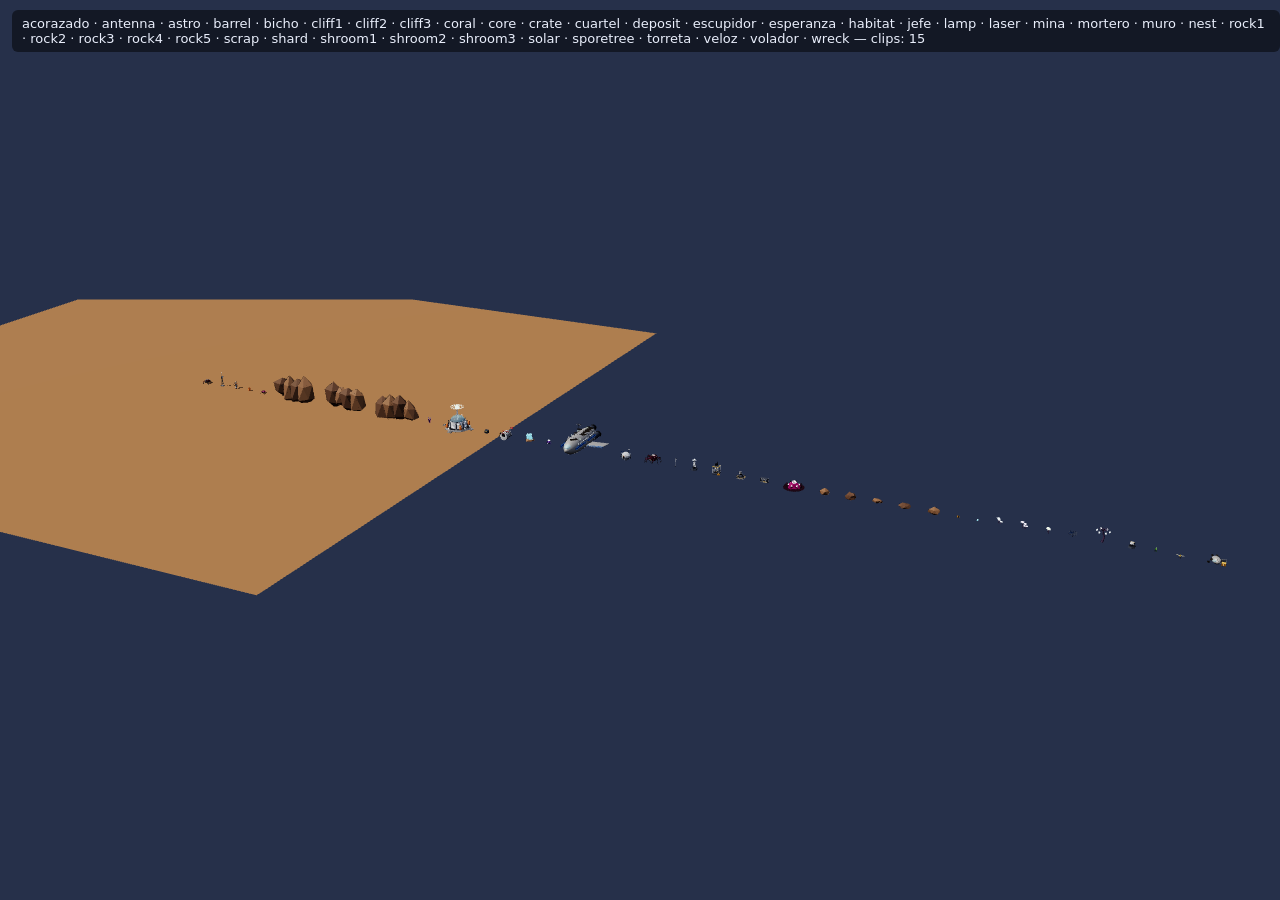
<file: prototipos/colonia-nova-esperanza/tools/viewer.html>
<!doctype html>
<html lang="es">
<head>
<meta charset="utf-8">
<meta name="viewport" content="width=device-width, initial-scale=1">
<title>Colonia Nova · visor de modelos</title>
<style>
  html, body { margin: 0; height: 100%; background: #0d1220; color: #e9eefb; font: 13px system-ui, sans-serif; }
  canvas { display: block; width: 100%; height: 100%; }
  #info { position: fixed; left: 12px; top: 10px; background: rgba(0,0,0,.5); padding: 6px 10px; border-radius: 6px; }
</style>
</head>
<body>
<canvas id="c"></canvas>
<div id="info">cargando…</div>
<script type="module">
// Visor de comprobación: ?show=astro,bicho&clip=Run&t=0.3  (t = segundos de animación a mostrar)
import * as THREE from '../vendor/three/three.module.min.js';
import { GLTFLoader } from '../vendor/three/addons/loaders/GLTFLoader.js';
const q = new URLSearchParams(location.search);
const canvas = document.getElementById('c');
const renderer = new THREE.WebGLRenderer({ canvas, antialias: true });
renderer.setPixelRatio(1); renderer.setSize(innerWidth, innerHeight, false);
renderer.toneMapping = THREE.ACESFilmicToneMapping; renderer.toneMappingExposure = 1.1;
renderer.shadowMap.enabled = true;
const scene = new THREE.Scene(); scene.background = new THREE.Color(q.get('bg') || '#26304a');
scene.add(new THREE.HemisphereLight(0xdfe8ff, 0x3a2a1a, 1.2));
const sun = new THREE.DirectionalLight(0xfff0d8, 2.4); sun.position.set(-6, 10, 6); sun.castShadow = true;
sun.shadow.mapSize.set(2048, 2048); Object.assign(sun.shadow.camera, { left: -20, right: 20, top: 20, bottom: -20 }); scene.add(sun);
const floor = new THREE.Mesh(new THREE.PlaneGeometry(200, 200), new THREE.MeshStandardMaterial({ color: 0xa0764f, roughness: 1 }));
floor.rotation.x = -Math.PI / 2; floor.receiveShadow = true; scene.add(floor);
const camera = new THREE.PerspectiveCamera(35, innerWidth / innerHeight, 0.1, 500);
const gltf = await new GLTFLoader().loadAsync('../assets/kit.glb');
const roots = gltf.scene.children.map((c) => c.name);
const show = (q.get('show') || roots.join(',')).split(',');
const mixers = [];
let x = 0; const gap = +(q.get('gap') || 4);
const box = new THREE.Box3();
for (const name of show) {
  const src = gltf.scene.getObjectByName(name); if (!src) continue;
  const o = src.clone(true); o.position.set(0, 0, 0); scene.add(o);
  o.traverse((m) => { if (m.isMesh) { m.castShadow = true; m.receiveShadow = true; } });
  const b = new THREE.Box3().setFromObject(o), w = b.max.x - b.min.x;
  o.position.x = x - b.min.x; x += w + gap; box.expandByObject(o);
  const clipName = name + '|' + (q.get('clip') || 'Move');
  const clip = gltf.animations.find((a) => a.name === clipName) || gltf.animations.find((a) => a.name === name + '|Idle');
  if (clip) { const mx = new THREE.AnimationMixer(o); mx.clipAction(clip).play(); mx.setTime(+(q.get('t') || 0)); mixers.push(mx); }
}
const c = box.getCenter(new THREE.Vector3()), sz = box.getSize(new THREE.Vector3());
const dist = Math.max(sz.x / (2 * Math.tan(THREE.MathUtils.degToRad(35) / 2) * camera.aspect), sz.y * 1.6) * 1.15 + 2;
const yaw = +(q.get('yaw') || 25) * Math.PI / 180, pitch = +(q.get('pitch') || 22) * Math.PI / 180;
camera.position.set(c.x + Math.sin(yaw) * dist * Math.cos(pitch), c.y + dist * Math.sin(pitch), c.z + Math.cos(yaw) * dist * Math.cos(pitch));
camera.lookAt(c);
document.getElementById('info').textContent = show.join(' · ') + ' — clips: ' + gltf.animations.length;
window.__clips = gltf.animations.map((a) => a.name + ' ' + a.duration.toFixed(2) + 's');
window.__roots = roots;
const clock = new THREE.Clock();
const animate = q.get('play') === '1';
renderer.setAnimationLoop(() => { const dt = clock.getDelta(); if (animate) mixers.forEach((m) => m.update(dt)); renderer.render(scene, camera); });
window.__ready = true;
</script>
</body>
</html>
</file>
